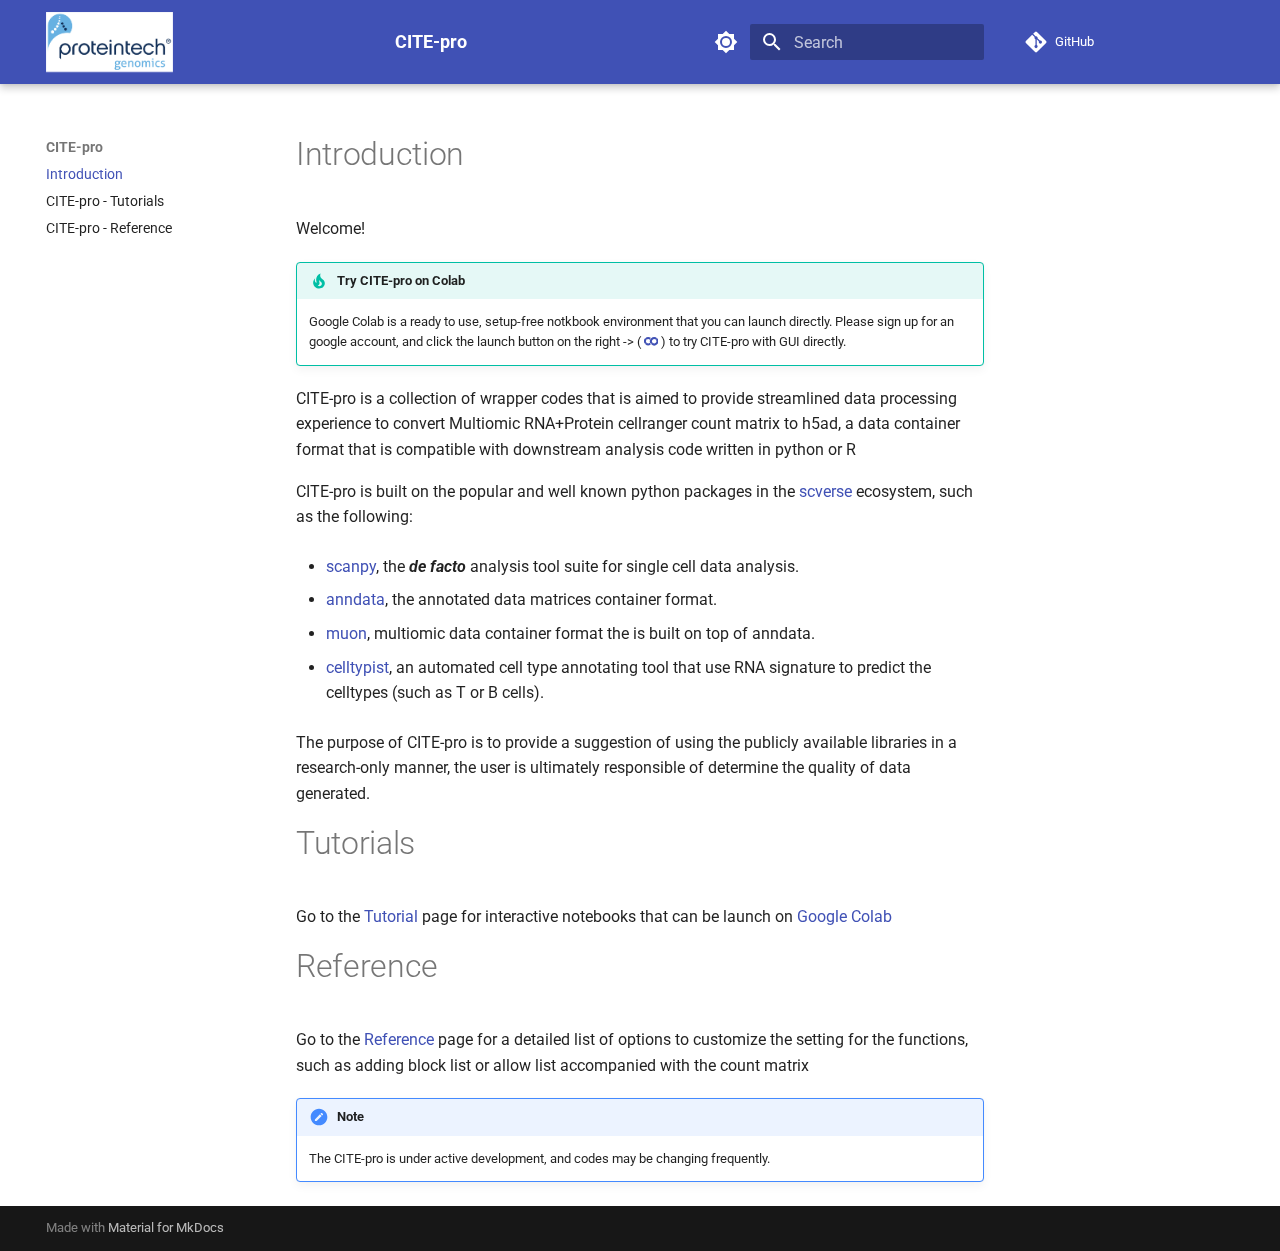
<file: index.html>
<!doctype html>
<html lang="en" class="no-js">
  <head>
    
      <meta charset="utf-8">
      <meta name="viewport" content="width=device-width,initial-scale=1">
      
      
      
      
      
        <link rel="next" href="tutorials/">
      
      
      <link rel="icon" href="assets/images/favicon.ico">
      <meta name="generator" content="mkdocs-1.6.1, mkdocs-material-9.6.9">
    
    
  <!-- Google tag (gtag.js) -->
  <script async src="https://www.googletagmanager.com/gtag/js?id=G-76YVPKNF1F"></script>
  <script>
    window.dataLayer = window.dataLayer || [];
    function gtag(){dataLayer.push(arguments);}
    gtag('js', new Date());

    gtag('config', 'G-76YVPKNF1F');
  </script>
  <title>CITE-pro</title>

    
      <link rel="stylesheet" href="assets/stylesheets/main.4af4bdda.min.css">
      
        
        <link rel="stylesheet" href="assets/stylesheets/palette.06af60db.min.css">
      
      


    
    
      
    
    
      
        
        
        <link rel="preconnect" href="https://fonts.gstatic.com" crossorigin>
        <link rel="stylesheet" href="https://fonts.googleapis.com/css?family=Roboto:300,300i,400,400i,700,700i%7CRoboto+Mono:400,400i,700,700i&display=fallback">
        <style>:root{--md-text-font:"Roboto";--md-code-font:"Roboto Mono"}</style>
      
    
    
      <link rel="stylesheet" href="assets/_mkdocstrings.css">
    
      <link rel="stylesheet" href="assets/stylesheets/extra.css">
    
    <script>__md_scope=new URL(".",location),__md_hash=e=>[...e].reduce(((e,_)=>(e<<5)-e+_.charCodeAt(0)),0),__md_get=(e,_=localStorage,t=__md_scope)=>JSON.parse(_.getItem(t.pathname+"."+e)),__md_set=(e,_,t=localStorage,a=__md_scope)=>{try{t.setItem(a.pathname+"."+e,JSON.stringify(_))}catch(e){}}</script>
    
      

    
    
    
  </head>
  
  
    
    
      
    
    
    
    
    <body dir="ltr" data-md-color-scheme="default" data-md-color-primary="indigo" data-md-color-accent="indigo">
  
    
    <input class="md-toggle" data-md-toggle="drawer" type="checkbox" id="__drawer" autocomplete="off">
    <input class="md-toggle" data-md-toggle="search" type="checkbox" id="__search" autocomplete="off">
    <label class="md-overlay" for="__drawer"></label>
    <div data-md-component="skip">
      
        
        <a href="#introduction" class="md-skip">
          Skip to content
        </a>
      
    </div>
    <div data-md-component="announce">
      
    </div>
    
    
      

  

<header class="md-header md-header--shadow" data-md-component="header">
  <nav class="md-header__inner md-grid" aria-label="Header">
    <a href="." title="CITE-pro" class="md-header__button md-logo" aria-label="CITE-pro" data-md-component="logo">
      
  <img src="assets/images/LOGO-2s.png" alt="logo">

    </a>
    <label class="md-header__button md-icon" for="__drawer">
      
      <svg xmlns="http://www.w3.org/2000/svg" viewBox="0 0 24 24"><path d="M3 6h18v2H3zm0 5h18v2H3zm0 5h18v2H3z"/></svg>
    </label>
    <div class="md-header__title" data-md-component="header-title">
      <div class="md-header__ellipsis">
        <div class="md-header__topic">
          <span class="md-ellipsis">
            CITE-pro
          </span>
        </div>
        <div class="md-header__topic" data-md-component="header-topic">
          <span class="md-ellipsis">
            
              Introduction
            
          </span>
        </div>
      </div>
    </div>
    
      
        <form class="md-header__option" data-md-component="palette">
  
    
    
    
    <input class="md-option" data-md-color-media="" data-md-color-scheme="default" data-md-color-primary="indigo" data-md-color-accent="indigo"  aria-label="Switch to dark mode"  type="radio" name="__palette" id="__palette_0">
    
      <label class="md-header__button md-icon" title="Switch to dark mode" for="__palette_1" hidden>
        <svg xmlns="http://www.w3.org/2000/svg" viewBox="0 0 24 24"><path d="M12 8a4 4 0 0 0-4 4 4 4 0 0 0 4 4 4 4 0 0 0 4-4 4 4 0 0 0-4-4m0 10a6 6 0 0 1-6-6 6 6 0 0 1 6-6 6 6 0 0 1 6 6 6 6 0 0 1-6 6m8-9.31V4h-4.69L12 .69 8.69 4H4v4.69L.69 12 4 15.31V20h4.69L12 23.31 15.31 20H20v-4.69L23.31 12z"/></svg>
      </label>
    
  
    
    
    
    <input class="md-option" data-md-color-media="" data-md-color-scheme="slate" data-md-color-primary="indigo" data-md-color-accent="indigo"  aria-label="Switch to light mode"  type="radio" name="__palette" id="__palette_1">
    
      <label class="md-header__button md-icon" title="Switch to light mode" for="__palette_0" hidden>
        <svg xmlns="http://www.w3.org/2000/svg" viewBox="0 0 24 24"><path d="M12 18c-.89 0-1.74-.2-2.5-.55C11.56 16.5 13 14.42 13 12s-1.44-4.5-3.5-5.45C10.26 6.2 11.11 6 12 6a6 6 0 0 1 6 6 6 6 0 0 1-6 6m8-9.31V4h-4.69L12 .69 8.69 4H4v4.69L.69 12 4 15.31V20h4.69L12 23.31 15.31 20H20v-4.69L23.31 12z"/></svg>
      </label>
    
  
</form>
      
    
    
      <script>var palette=__md_get("__palette");if(palette&&palette.color){if("(prefers-color-scheme)"===palette.color.media){var media=matchMedia("(prefers-color-scheme: light)"),input=document.querySelector(media.matches?"[data-md-color-media='(prefers-color-scheme: light)']":"[data-md-color-media='(prefers-color-scheme: dark)']");palette.color.media=input.getAttribute("data-md-color-media"),palette.color.scheme=input.getAttribute("data-md-color-scheme"),palette.color.primary=input.getAttribute("data-md-color-primary"),palette.color.accent=input.getAttribute("data-md-color-accent")}for(var[key,value]of Object.entries(palette.color))document.body.setAttribute("data-md-color-"+key,value)}</script>
    
    
    
      <label class="md-header__button md-icon" for="__search">
        
        <svg xmlns="http://www.w3.org/2000/svg" viewBox="0 0 24 24"><path d="M9.5 3A6.5 6.5 0 0 1 16 9.5c0 1.61-.59 3.09-1.56 4.23l.27.27h.79l5 5-1.5 1.5-5-5v-.79l-.27-.27A6.52 6.52 0 0 1 9.5 16 6.5 6.5 0 0 1 3 9.5 6.5 6.5 0 0 1 9.5 3m0 2C7 5 5 7 5 9.5S7 14 9.5 14 14 12 14 9.5 12 5 9.5 5"/></svg>
      </label>
      <div class="md-search" data-md-component="search" role="dialog">
  <label class="md-search__overlay" for="__search"></label>
  <div class="md-search__inner" role="search">
    <form class="md-search__form" name="search">
      <input type="text" class="md-search__input" name="query" aria-label="Search" placeholder="Search" autocapitalize="off" autocorrect="off" autocomplete="off" spellcheck="false" data-md-component="search-query" required>
      <label class="md-search__icon md-icon" for="__search">
        
        <svg xmlns="http://www.w3.org/2000/svg" viewBox="0 0 24 24"><path d="M9.5 3A6.5 6.5 0 0 1 16 9.5c0 1.61-.59 3.09-1.56 4.23l.27.27h.79l5 5-1.5 1.5-5-5v-.79l-.27-.27A6.52 6.52 0 0 1 9.5 16 6.5 6.5 0 0 1 3 9.5 6.5 6.5 0 0 1 9.5 3m0 2C7 5 5 7 5 9.5S7 14 9.5 14 14 12 14 9.5 12 5 9.5 5"/></svg>
        
        <svg xmlns="http://www.w3.org/2000/svg" viewBox="0 0 24 24"><path d="M20 11v2H8l5.5 5.5-1.42 1.42L4.16 12l7.92-7.92L13.5 5.5 8 11z"/></svg>
      </label>
      <nav class="md-search__options" aria-label="Search">
        
        <button type="reset" class="md-search__icon md-icon" title="Clear" aria-label="Clear" tabindex="-1">
          
          <svg xmlns="http://www.w3.org/2000/svg" viewBox="0 0 24 24"><path d="M19 6.41 17.59 5 12 10.59 6.41 5 5 6.41 10.59 12 5 17.59 6.41 19 12 13.41 17.59 19 19 17.59 13.41 12z"/></svg>
        </button>
      </nav>
      
    </form>
    <div class="md-search__output">
      <div class="md-search__scrollwrap" tabindex="0" data-md-scrollfix>
        <div class="md-search-result" data-md-component="search-result">
          <div class="md-search-result__meta">
            Initializing search
          </div>
          <ol class="md-search-result__list" role="presentation"></ol>
        </div>
      </div>
    </div>
  </div>
</div>
    
    
      <div class="md-header__source">
        <a href="https://github.com/ptggenomics/citepro" title="Go to repository" class="md-source" data-md-component="source">
  <div class="md-source__icon md-icon">
    
    <svg xmlns="http://www.w3.org/2000/svg" viewBox="0 0 448 512"><!--! Font Awesome Free 6.7.2 by @fontawesome - https://fontawesome.com License - https://fontawesome.com/license/free (Icons: CC BY 4.0, Fonts: SIL OFL 1.1, Code: MIT License) Copyright 2024 Fonticons, Inc.--><path d="M439.55 236.05 244 40.45a28.87 28.87 0 0 0-40.81 0l-40.66 40.63 51.52 51.52c27.06-9.14 52.68 16.77 43.39 43.68l49.66 49.66c34.23-11.8 61.18 31 35.47 56.69-26.49 26.49-70.21-2.87-56-37.34L240.22 199v121.85c25.3 12.54 22.26 41.85 9.08 55a34.34 34.34 0 0 1-48.55 0c-17.57-17.6-11.07-46.91 11.25-56v-123c-20.8-8.51-24.6-30.74-18.64-45L142.57 101 8.45 235.14a28.86 28.86 0 0 0 0 40.81l195.61 195.6a28.86 28.86 0 0 0 40.8 0l194.69-194.69a28.86 28.86 0 0 0 0-40.81"/></svg>
  </div>
  <div class="md-source__repository">
    GitHub
  </div>
</a>
      </div>
    
  </nav>
  
</header>
    
    <div class="md-container" data-md-component="container">
      
      
        
          
        
      
      <main class="md-main" data-md-component="main">
        <div class="md-main__inner md-grid">
          
            
              
              <div class="md-sidebar md-sidebar--primary" data-md-component="sidebar" data-md-type="navigation" >
                <div class="md-sidebar__scrollwrap">
                  <div class="md-sidebar__inner">
                    



<nav class="md-nav md-nav--primary" aria-label="Navigation" data-md-level="0">
  <label class="md-nav__title" for="__drawer">
    <a href="." title="CITE-pro" class="md-nav__button md-logo" aria-label="CITE-pro" data-md-component="logo">
      
  <img src="assets/images/LOGO-2s.png" alt="logo">

    </a>
    CITE-pro
  </label>
  
    <div class="md-nav__source">
      <a href="https://github.com/ptggenomics/citepro" title="Go to repository" class="md-source" data-md-component="source">
  <div class="md-source__icon md-icon">
    
    <svg xmlns="http://www.w3.org/2000/svg" viewBox="0 0 448 512"><!--! Font Awesome Free 6.7.2 by @fontawesome - https://fontawesome.com License - https://fontawesome.com/license/free (Icons: CC BY 4.0, Fonts: SIL OFL 1.1, Code: MIT License) Copyright 2024 Fonticons, Inc.--><path d="M439.55 236.05 244 40.45a28.87 28.87 0 0 0-40.81 0l-40.66 40.63 51.52 51.52c27.06-9.14 52.68 16.77 43.39 43.68l49.66 49.66c34.23-11.8 61.18 31 35.47 56.69-26.49 26.49-70.21-2.87-56-37.34L240.22 199v121.85c25.3 12.54 22.26 41.85 9.08 55a34.34 34.34 0 0 1-48.55 0c-17.57-17.6-11.07-46.91 11.25-56v-123c-20.8-8.51-24.6-30.74-18.64-45L142.57 101 8.45 235.14a28.86 28.86 0 0 0 0 40.81l195.61 195.6a28.86 28.86 0 0 0 40.8 0l194.69-194.69a28.86 28.86 0 0 0 0-40.81"/></svg>
  </div>
  <div class="md-source__repository">
    GitHub
  </div>
</a>
    </div>
  
  <ul class="md-nav__list" data-md-scrollfix>
    
      
      
  
  
    
  
  
  
    <li class="md-nav__item md-nav__item--active">
      
      <input class="md-nav__toggle md-toggle" type="checkbox" id="__toc">
      
      
        
      
      
      <a href="." class="md-nav__link md-nav__link--active">
        
  
  <span class="md-ellipsis">
    Introduction
    
  </span>
  

      </a>
      
    </li>
  

    
      
      
  
  
  
  
    <li class="md-nav__item">
      <a href="tutorials/" class="md-nav__link">
        
  
  <span class="md-ellipsis">
    CITE-pro - Tutorials
    
  </span>
  

      </a>
    </li>
  

    
      
      
  
  
  
  
    <li class="md-nav__item">
      <a href="reference/" class="md-nav__link">
        
  
  <span class="md-ellipsis">
    CITE-pro - Reference
    
  </span>
  

      </a>
    </li>
  

    
  </ul>
</nav>
                  </div>
                </div>
              </div>
            
            
              
              <div class="md-sidebar md-sidebar--secondary" data-md-component="sidebar" data-md-type="toc" >
                <div class="md-sidebar__scrollwrap">
                  <div class="md-sidebar__inner">
                    

<nav class="md-nav md-nav--secondary" aria-label="Table of contents">
  
  
  
    
  
  
</nav>
                  </div>
                </div>
              </div>
            
          
          
            <div class="md-content" data-md-component="content">
              <article class="md-content__inner md-typeset">
                
                  


  
  


<h1 id="introduction">Introduction</h1>
<p>Welcome!</p>
<div class="admonition tip">
<p class="admonition-title">Try CITE-pro on Colab</p>
<p>Google Colab is a ready to use, setup-free notkbook environment that you can launch directly. Please sign up for an google account, and click the launch button on the right -&gt; ( <a target="_blank" href="https://colab.research.google.com/github/ptggenomics/citepro_notebook/blob/05fc6ceaf9e5967d887220e6669f7727b9c0f382/Basic_usage_GUI.ipynb"> <span class="twemoji"><svg xmlns="http://www.w3.org/2000/svg" viewBox="0 0 24 24"><path d="M16.941 4.976a7.03 7.03 0 0 0-4.93 2.064 7.033 7.033 0 0 0-.124 9.807l2.395-2.395a3.646 3.646 0 0 1 5.15-5.148l2.397-2.399a7.03 7.03 0 0 0-4.888-1.93m-9.871.01a7.03 7.03 0 0 0-4.888 1.931l2.391 2.391a3.643 3.643 0 0 1 5.023.127l1.734-2.973-.1-.08a7.03 7.03 0 0 0-4.16-1.396m15.01 2.172-2.39 2.39a3.646 3.646 0 0 1-5.15 5.15l-2.406 2.407a7.036 7.036 0 0 0 9.945-9.947m-20.148.01a7.033 7.033 0 0 0-.002 9.681l2.397-2.397a3.643 3.643 0 0 1-.004-4.892zm7.664 7.423a3.635 3.635 0 0 1-5.017.113L2.182 17.1a7.03 7.03 0 0 0 9.007.546l.137-.112z"/></svg></span>  </a> ) to try CITE-pro with GUI directly.</p>
</div>
<p>CITE-pro is a collection of wrapper codes that is aimed to provide streamlined data processing experience to convert Multiomic RNA+Protein cellranger count matrix to h5ad, a data container format that is compatible with downstream analysis code written in python or R  </p>
<p>CITE-pro is built on the popular and well known python packages in the <a href="https://scverse.org/">scverse</a> ecosystem, such as the following:</p>
<ul>
<li>
<p><a href="https://scanpy.readthedocs.io/en/stable/">scanpy</a>, the <strong><em>de facto</em></strong> analysis tool suite for single cell data analysis.</p>
</li>
<li>
<p><a href="https://anndata.readthedocs.io/en/stable/">anndata</a>, the annotated data matrices container format.</p>
</li>
<li>
<p><a href="https://muon.readthedocs.io/en/latest/">muon</a>, multiomic data container format the is built on top of anndata.</p>
</li>
<li>
<p><a href="https://www.celltypist.org/">celltypist</a>, an automated cell type annotating tool that use RNA signature to predict the celltypes (such as T or B cells). </p>
</li>
</ul>
<p>The purpose of CITE-pro is to provide a suggestion of using the publicly available libraries in a research-only manner, the user is ultimately responsible of determine the quality of data generated. </p>
<h1 id="tutorials">Tutorials</h1>
<p>Go to the <a href="/citepro/tutorials/">Tutorial</a> page for interactive notebooks that can be launch on <a href="https://research.google.com/colaboratory/faq.html">Google Colab</a></p>
<h1 id="reference">Reference</h1>
<p>Go to the <a href="/citepro/reference/">Reference</a> page for a detailed list of options to customize the setting for the functions, such as adding block list or allow list accompanied with the count matrix </p>
<div class="admonition note">
<p class="admonition-title">Note</p>
<p>The CITE-pro is under active development, and codes may be changing frequently.</p>
</div>












                
              </article>
            </div>
          
          
<script>var target=document.getElementById(location.hash.slice(1));target&&target.name&&(target.checked=target.name.startsWith("__tabbed_"))</script>
        </div>
        
      </main>
      
        <footer class="md-footer">
  
  <div class="md-footer-meta md-typeset">
    <div class="md-footer-meta__inner md-grid">
      <div class="md-copyright">
  
  
    Made with
    <a href="https://squidfunk.github.io/mkdocs-material/" target="_blank" rel="noopener">
      Material for MkDocs
    </a>
  
</div>
      
    </div>
  </div>
</footer>
      
    </div>
    <div class="md-dialog" data-md-component="dialog">
      <div class="md-dialog__inner md-typeset"></div>
    </div>
    
    
    <script id="__config" type="application/json">{"base": ".", "features": ["navigation.instant"], "search": "assets/javascripts/workers/search.f8cc74c7.min.js", "translations": {"clipboard.copied": "Copied to clipboard", "clipboard.copy": "Copy to clipboard", "search.result.more.one": "1 more on this page", "search.result.more.other": "# more on this page", "search.result.none": "No matching documents", "search.result.one": "1 matching document", "search.result.other": "# matching documents", "search.result.placeholder": "Type to start searching", "search.result.term.missing": "Missing", "select.version": "Select version"}}</script>
    
    
      <script src="assets/javascripts/bundle.c8b220af.min.js"></script>
      
    
  </body>
</html>
</file>
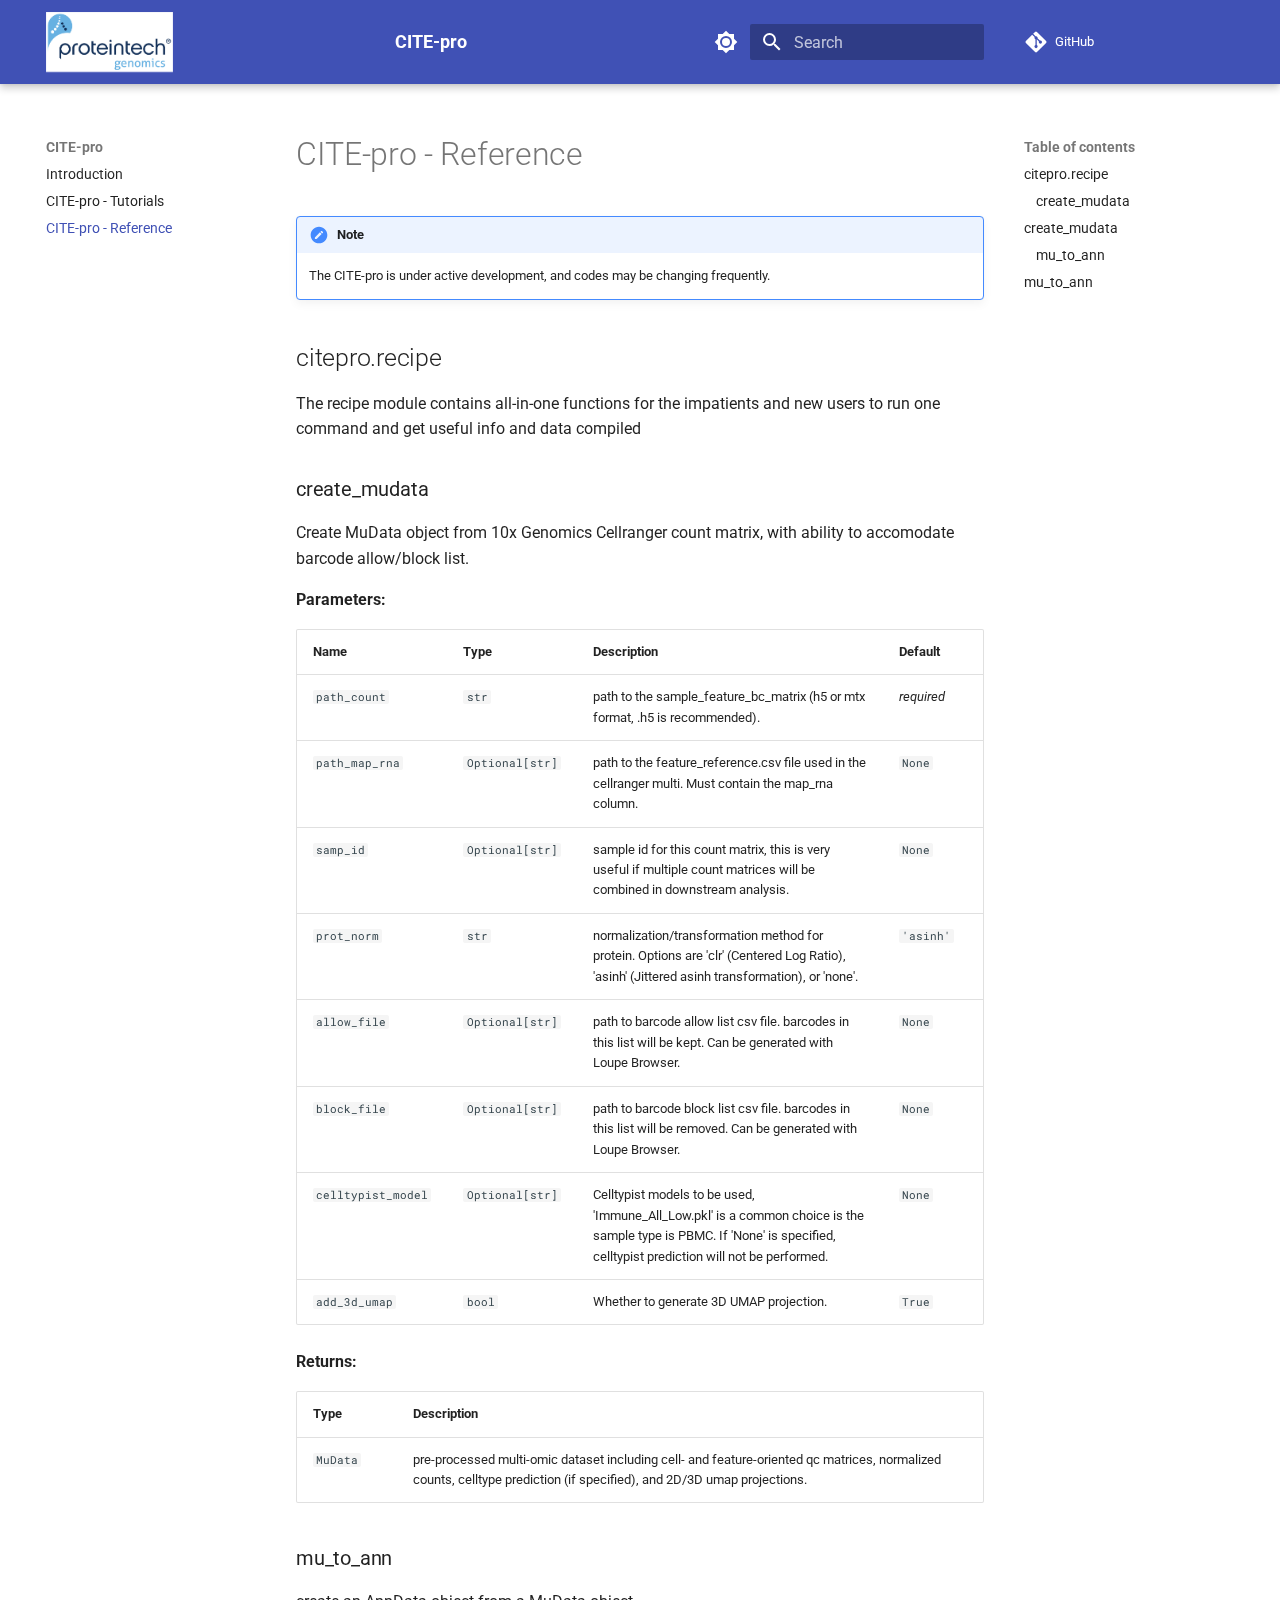
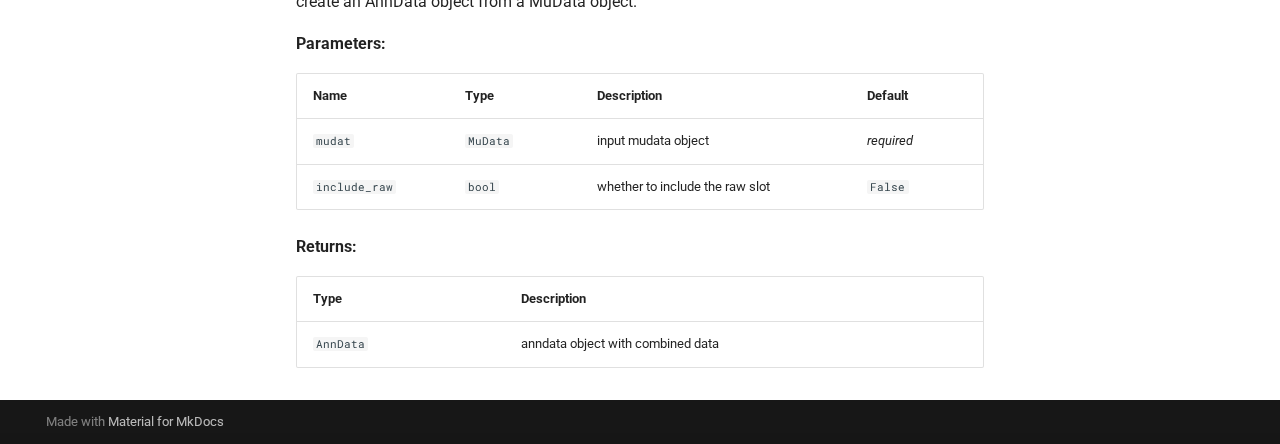
<file: reference/index.html>
<!doctype html>
<html lang="en" class="no-js">
  <head>
    
      <meta charset="utf-8">
      <meta name="viewport" content="width=device-width,initial-scale=1">
      
      
      
      
        <link rel="prev" href="../tutorials/">
      
      
      
      <link rel="icon" href="../assets/images/favicon.ico">
      <meta name="generator" content="mkdocs-1.6.1, mkdocs-material-9.6.9">
    
    
  <!-- Google tag (gtag.js) -->
  <script async src="https://www.googletagmanager.com/gtag/js?id=G-76YVPKNF1F"></script>
  <script>
    window.dataLayer = window.dataLayer || [];
    function gtag(){dataLayer.push(arguments);}
    gtag('js', new Date());

    gtag('config', 'G-76YVPKNF1F');
  </script>
  <title>CITE-pro</title>

    
      <link rel="stylesheet" href="../assets/stylesheets/main.4af4bdda.min.css">
      
        
        <link rel="stylesheet" href="../assets/stylesheets/palette.06af60db.min.css">
      
      


    
    
      
    
    
      
        
        
        <link rel="preconnect" href="https://fonts.gstatic.com" crossorigin>
        <link rel="stylesheet" href="https://fonts.googleapis.com/css?family=Roboto:300,300i,400,400i,700,700i%7CRoboto+Mono:400,400i,700,700i&display=fallback">
        <style>:root{--md-text-font:"Roboto";--md-code-font:"Roboto Mono"}</style>
      
    
    
      <link rel="stylesheet" href="../assets/_mkdocstrings.css">
    
      <link rel="stylesheet" href="../assets/stylesheets/extra.css">
    
    <script>__md_scope=new URL("..",location),__md_hash=e=>[...e].reduce(((e,_)=>(e<<5)-e+_.charCodeAt(0)),0),__md_get=(e,_=localStorage,t=__md_scope)=>JSON.parse(_.getItem(t.pathname+"."+e)),__md_set=(e,_,t=localStorage,a=__md_scope)=>{try{t.setItem(a.pathname+"."+e,JSON.stringify(_))}catch(e){}}</script>
    
      

    
    
    
  </head>
  
  
    
    
      
    
    
    
    
    <body dir="ltr" data-md-color-scheme="default" data-md-color-primary="indigo" data-md-color-accent="indigo">
  
    
    <input class="md-toggle" data-md-toggle="drawer" type="checkbox" id="__drawer" autocomplete="off">
    <input class="md-toggle" data-md-toggle="search" type="checkbox" id="__search" autocomplete="off">
    <label class="md-overlay" for="__drawer"></label>
    <div data-md-component="skip">
      
        
        <a href="#cite-pro-reference" class="md-skip">
          Skip to content
        </a>
      
    </div>
    <div data-md-component="announce">
      
    </div>
    
    
      

  

<header class="md-header md-header--shadow" data-md-component="header">
  <nav class="md-header__inner md-grid" aria-label="Header">
    <a href=".." title="CITE-pro" class="md-header__button md-logo" aria-label="CITE-pro" data-md-component="logo">
      
  <img src="../assets/images/LOGO-2s.png" alt="logo">

    </a>
    <label class="md-header__button md-icon" for="__drawer">
      
      <svg xmlns="http://www.w3.org/2000/svg" viewBox="0 0 24 24"><path d="M3 6h18v2H3zm0 5h18v2H3zm0 5h18v2H3z"/></svg>
    </label>
    <div class="md-header__title" data-md-component="header-title">
      <div class="md-header__ellipsis">
        <div class="md-header__topic">
          <span class="md-ellipsis">
            CITE-pro
          </span>
        </div>
        <div class="md-header__topic" data-md-component="header-topic">
          <span class="md-ellipsis">
            
              CITE-pro - Reference
            
          </span>
        </div>
      </div>
    </div>
    
      
        <form class="md-header__option" data-md-component="palette">
  
    
    
    
    <input class="md-option" data-md-color-media="" data-md-color-scheme="default" data-md-color-primary="indigo" data-md-color-accent="indigo"  aria-label="Switch to dark mode"  type="radio" name="__palette" id="__palette_0">
    
      <label class="md-header__button md-icon" title="Switch to dark mode" for="__palette_1" hidden>
        <svg xmlns="http://www.w3.org/2000/svg" viewBox="0 0 24 24"><path d="M12 8a4 4 0 0 0-4 4 4 4 0 0 0 4 4 4 4 0 0 0 4-4 4 4 0 0 0-4-4m0 10a6 6 0 0 1-6-6 6 6 0 0 1 6-6 6 6 0 0 1 6 6 6 6 0 0 1-6 6m8-9.31V4h-4.69L12 .69 8.69 4H4v4.69L.69 12 4 15.31V20h4.69L12 23.31 15.31 20H20v-4.69L23.31 12z"/></svg>
      </label>
    
  
    
    
    
    <input class="md-option" data-md-color-media="" data-md-color-scheme="slate" data-md-color-primary="indigo" data-md-color-accent="indigo"  aria-label="Switch to light mode"  type="radio" name="__palette" id="__palette_1">
    
      <label class="md-header__button md-icon" title="Switch to light mode" for="__palette_0" hidden>
        <svg xmlns="http://www.w3.org/2000/svg" viewBox="0 0 24 24"><path d="M12 18c-.89 0-1.74-.2-2.5-.55C11.56 16.5 13 14.42 13 12s-1.44-4.5-3.5-5.45C10.26 6.2 11.11 6 12 6a6 6 0 0 1 6 6 6 6 0 0 1-6 6m8-9.31V4h-4.69L12 .69 8.69 4H4v4.69L.69 12 4 15.31V20h4.69L12 23.31 15.31 20H20v-4.69L23.31 12z"/></svg>
      </label>
    
  
</form>
      
    
    
      <script>var palette=__md_get("__palette");if(palette&&palette.color){if("(prefers-color-scheme)"===palette.color.media){var media=matchMedia("(prefers-color-scheme: light)"),input=document.querySelector(media.matches?"[data-md-color-media='(prefers-color-scheme: light)']":"[data-md-color-media='(prefers-color-scheme: dark)']");palette.color.media=input.getAttribute("data-md-color-media"),palette.color.scheme=input.getAttribute("data-md-color-scheme"),palette.color.primary=input.getAttribute("data-md-color-primary"),palette.color.accent=input.getAttribute("data-md-color-accent")}for(var[key,value]of Object.entries(palette.color))document.body.setAttribute("data-md-color-"+key,value)}</script>
    
    
    
      <label class="md-header__button md-icon" for="__search">
        
        <svg xmlns="http://www.w3.org/2000/svg" viewBox="0 0 24 24"><path d="M9.5 3A6.5 6.5 0 0 1 16 9.5c0 1.61-.59 3.09-1.56 4.23l.27.27h.79l5 5-1.5 1.5-5-5v-.79l-.27-.27A6.52 6.52 0 0 1 9.5 16 6.5 6.5 0 0 1 3 9.5 6.5 6.5 0 0 1 9.5 3m0 2C7 5 5 7 5 9.5S7 14 9.5 14 14 12 14 9.5 12 5 9.5 5"/></svg>
      </label>
      <div class="md-search" data-md-component="search" role="dialog">
  <label class="md-search__overlay" for="__search"></label>
  <div class="md-search__inner" role="search">
    <form class="md-search__form" name="search">
      <input type="text" class="md-search__input" name="query" aria-label="Search" placeholder="Search" autocapitalize="off" autocorrect="off" autocomplete="off" spellcheck="false" data-md-component="search-query" required>
      <label class="md-search__icon md-icon" for="__search">
        
        <svg xmlns="http://www.w3.org/2000/svg" viewBox="0 0 24 24"><path d="M9.5 3A6.5 6.5 0 0 1 16 9.5c0 1.61-.59 3.09-1.56 4.23l.27.27h.79l5 5-1.5 1.5-5-5v-.79l-.27-.27A6.52 6.52 0 0 1 9.5 16 6.5 6.5 0 0 1 3 9.5 6.5 6.5 0 0 1 9.5 3m0 2C7 5 5 7 5 9.5S7 14 9.5 14 14 12 14 9.5 12 5 9.5 5"/></svg>
        
        <svg xmlns="http://www.w3.org/2000/svg" viewBox="0 0 24 24"><path d="M20 11v2H8l5.5 5.5-1.42 1.42L4.16 12l7.92-7.92L13.5 5.5 8 11z"/></svg>
      </label>
      <nav class="md-search__options" aria-label="Search">
        
        <button type="reset" class="md-search__icon md-icon" title="Clear" aria-label="Clear" tabindex="-1">
          
          <svg xmlns="http://www.w3.org/2000/svg" viewBox="0 0 24 24"><path d="M19 6.41 17.59 5 12 10.59 6.41 5 5 6.41 10.59 12 5 17.59 6.41 19 12 13.41 17.59 19 19 17.59 13.41 12z"/></svg>
        </button>
      </nav>
      
    </form>
    <div class="md-search__output">
      <div class="md-search__scrollwrap" tabindex="0" data-md-scrollfix>
        <div class="md-search-result" data-md-component="search-result">
          <div class="md-search-result__meta">
            Initializing search
          </div>
          <ol class="md-search-result__list" role="presentation"></ol>
        </div>
      </div>
    </div>
  </div>
</div>
    
    
      <div class="md-header__source">
        <a href="https://github.com/ptggenomics/citepro" title="Go to repository" class="md-source" data-md-component="source">
  <div class="md-source__icon md-icon">
    
    <svg xmlns="http://www.w3.org/2000/svg" viewBox="0 0 448 512"><!--! Font Awesome Free 6.7.2 by @fontawesome - https://fontawesome.com License - https://fontawesome.com/license/free (Icons: CC BY 4.0, Fonts: SIL OFL 1.1, Code: MIT License) Copyright 2024 Fonticons, Inc.--><path d="M439.55 236.05 244 40.45a28.87 28.87 0 0 0-40.81 0l-40.66 40.63 51.52 51.52c27.06-9.14 52.68 16.77 43.39 43.68l49.66 49.66c34.23-11.8 61.18 31 35.47 56.69-26.49 26.49-70.21-2.87-56-37.34L240.22 199v121.85c25.3 12.54 22.26 41.85 9.08 55a34.34 34.34 0 0 1-48.55 0c-17.57-17.6-11.07-46.91 11.25-56v-123c-20.8-8.51-24.6-30.74-18.64-45L142.57 101 8.45 235.14a28.86 28.86 0 0 0 0 40.81l195.61 195.6a28.86 28.86 0 0 0 40.8 0l194.69-194.69a28.86 28.86 0 0 0 0-40.81"/></svg>
  </div>
  <div class="md-source__repository">
    GitHub
  </div>
</a>
      </div>
    
  </nav>
  
</header>
    
    <div class="md-container" data-md-component="container">
      
      
        
          
        
      
      <main class="md-main" data-md-component="main">
        <div class="md-main__inner md-grid">
          
            
              
              <div class="md-sidebar md-sidebar--primary" data-md-component="sidebar" data-md-type="navigation" >
                <div class="md-sidebar__scrollwrap">
                  <div class="md-sidebar__inner">
                    



<nav class="md-nav md-nav--primary" aria-label="Navigation" data-md-level="0">
  <label class="md-nav__title" for="__drawer">
    <a href=".." title="CITE-pro" class="md-nav__button md-logo" aria-label="CITE-pro" data-md-component="logo">
      
  <img src="../assets/images/LOGO-2s.png" alt="logo">

    </a>
    CITE-pro
  </label>
  
    <div class="md-nav__source">
      <a href="https://github.com/ptggenomics/citepro" title="Go to repository" class="md-source" data-md-component="source">
  <div class="md-source__icon md-icon">
    
    <svg xmlns="http://www.w3.org/2000/svg" viewBox="0 0 448 512"><!--! Font Awesome Free 6.7.2 by @fontawesome - https://fontawesome.com License - https://fontawesome.com/license/free (Icons: CC BY 4.0, Fonts: SIL OFL 1.1, Code: MIT License) Copyright 2024 Fonticons, Inc.--><path d="M439.55 236.05 244 40.45a28.87 28.87 0 0 0-40.81 0l-40.66 40.63 51.52 51.52c27.06-9.14 52.68 16.77 43.39 43.68l49.66 49.66c34.23-11.8 61.18 31 35.47 56.69-26.49 26.49-70.21-2.87-56-37.34L240.22 199v121.85c25.3 12.54 22.26 41.85 9.08 55a34.34 34.34 0 0 1-48.55 0c-17.57-17.6-11.07-46.91 11.25-56v-123c-20.8-8.51-24.6-30.74-18.64-45L142.57 101 8.45 235.14a28.86 28.86 0 0 0 0 40.81l195.61 195.6a28.86 28.86 0 0 0 40.8 0l194.69-194.69a28.86 28.86 0 0 0 0-40.81"/></svg>
  </div>
  <div class="md-source__repository">
    GitHub
  </div>
</a>
    </div>
  
  <ul class="md-nav__list" data-md-scrollfix>
    
      
      
  
  
  
  
    <li class="md-nav__item">
      <a href=".." class="md-nav__link">
        
  
  <span class="md-ellipsis">
    Introduction
    
  </span>
  

      </a>
    </li>
  

    
      
      
  
  
  
  
    <li class="md-nav__item">
      <a href="../tutorials/" class="md-nav__link">
        
  
  <span class="md-ellipsis">
    CITE-pro - Tutorials
    
  </span>
  

      </a>
    </li>
  

    
      
      
  
  
    
  
  
  
    <li class="md-nav__item md-nav__item--active">
      
      <input class="md-nav__toggle md-toggle" type="checkbox" id="__toc">
      
      
        
      
      
        <label class="md-nav__link md-nav__link--active" for="__toc">
          
  
  <span class="md-ellipsis">
    CITE-pro - Reference
    
  </span>
  

          <span class="md-nav__icon md-icon"></span>
        </label>
      
      <a href="./" class="md-nav__link md-nav__link--active">
        
  
  <span class="md-ellipsis">
    CITE-pro - Reference
    
  </span>
  

      </a>
      
        

<nav class="md-nav md-nav--secondary" aria-label="Table of contents">
  
  
  
    
  
  
    <label class="md-nav__title" for="__toc">
      <span class="md-nav__icon md-icon"></span>
      Table of contents
    </label>
    <ul class="md-nav__list" data-md-component="toc" data-md-scrollfix>
      
        <li class="md-nav__item">
  <a href="#citeprorecipe" class="md-nav__link">
    <span class="md-ellipsis">
      citepro.recipe
    </span>
  </a>
  
    <nav class="md-nav" aria-label="citepro.recipe">
      <ul class="md-nav__list">
        
          <li class="md-nav__item">
  <a href="#create_mudata" class="md-nav__link">
    <span class="md-ellipsis">
      create_mudata
    </span>
  </a>
  
</li>
        
      </ul>
    </nav>
  
</li>
      
        <li class="md-nav__item">
  <a href="#citepro.recipe.create_mudata" class="md-nav__link">
    <span class="md-ellipsis">
      create_mudata
    </span>
  </a>
  
    <nav class="md-nav" aria-label="create_mudata">
      <ul class="md-nav__list">
        
          <li class="md-nav__item">
  <a href="#mu_to_ann" class="md-nav__link">
    <span class="md-ellipsis">
      mu_to_ann
    </span>
  </a>
  
</li>
        
      </ul>
    </nav>
  
</li>
      
        <li class="md-nav__item">
  <a href="#citepro.recipe.mu_to_ann" class="md-nav__link">
    <span class="md-ellipsis">
      mu_to_ann
    </span>
  </a>
  
</li>
      
    </ul>
  
</nav>
      
    </li>
  

    
  </ul>
</nav>
                  </div>
                </div>
              </div>
            
            
              
              <div class="md-sidebar md-sidebar--secondary" data-md-component="sidebar" data-md-type="toc" >
                <div class="md-sidebar__scrollwrap">
                  <div class="md-sidebar__inner">
                    

<nav class="md-nav md-nav--secondary" aria-label="Table of contents">
  
  
  
    
  
  
    <label class="md-nav__title" for="__toc">
      <span class="md-nav__icon md-icon"></span>
      Table of contents
    </label>
    <ul class="md-nav__list" data-md-component="toc" data-md-scrollfix>
      
        <li class="md-nav__item">
  <a href="#citeprorecipe" class="md-nav__link">
    <span class="md-ellipsis">
      citepro.recipe
    </span>
  </a>
  
    <nav class="md-nav" aria-label="citepro.recipe">
      <ul class="md-nav__list">
        
          <li class="md-nav__item">
  <a href="#create_mudata" class="md-nav__link">
    <span class="md-ellipsis">
      create_mudata
    </span>
  </a>
  
</li>
        
      </ul>
    </nav>
  
</li>
      
        <li class="md-nav__item">
  <a href="#citepro.recipe.create_mudata" class="md-nav__link">
    <span class="md-ellipsis">
      create_mudata
    </span>
  </a>
  
    <nav class="md-nav" aria-label="create_mudata">
      <ul class="md-nav__list">
        
          <li class="md-nav__item">
  <a href="#mu_to_ann" class="md-nav__link">
    <span class="md-ellipsis">
      mu_to_ann
    </span>
  </a>
  
</li>
        
      </ul>
    </nav>
  
</li>
      
        <li class="md-nav__item">
  <a href="#citepro.recipe.mu_to_ann" class="md-nav__link">
    <span class="md-ellipsis">
      mu_to_ann
    </span>
  </a>
  
</li>
      
    </ul>
  
</nav>
                  </div>
                </div>
              </div>
            
          
          
            <div class="md-content" data-md-component="content">
              <article class="md-content__inner md-typeset">
                
                  


  
  


<h1 id="cite-pro-reference">CITE-pro - Reference</h1>
<div class="admonition note">
<p class="admonition-title">Note</p>
<p>The CITE-pro is under active development, and codes may be changing frequently.</p>
</div>
<h2 id="citeprorecipe">citepro.recipe</h2>
<p>The recipe module contains all-in-one functions for the impatients and new users to run one command and get useful info and data compiled</p>
<h3 id="create_mudata">create_mudata</h3>


<div class="doc doc-object doc-function">



<a id="citepro.recipe.create_mudata"></a>
    <div class="doc doc-contents first">

        <p>Create MuData object from 10x Genomics Cellranger count matrix, with ability to accomodate barcode allow/block list.</p>


<p><span class="doc-section-title">Parameters:</span></p>
    <table>
      <thead>
        <tr>
          <th>Name</th>
          <th>Type</th>
          <th>Description</th>
          <th>Default</th>
        </tr>
      </thead>
      <tbody>
          <tr class="doc-section-item">
            <td>
                <code>path_count</code>
            </td>
            <td>
                  <code><span title="str">str</span></code>
            </td>
            <td>
              <div class="doc-md-description">
                <p>path to the sample_feature_bc_matrix (h5 or mtx format, .h5 is recommended).</p>
              </div>
            </td>
            <td>
                <em>required</em>
            </td>
          </tr>
          <tr class="doc-section-item">
            <td>
                <code>path_map_rna</code>
            </td>
            <td>
                  <code><span title="typing.Optional">Optional</span>[<span title="str">str</span>]</code>
            </td>
            <td>
              <div class="doc-md-description">
                <p>path to the feature_reference.csv file used in the cellranger multi. Must contain the map_rna column.</p>
              </div>
            </td>
            <td>
                  <code>None</code>
            </td>
          </tr>
          <tr class="doc-section-item">
            <td>
                <code>samp_id</code>
            </td>
            <td>
                  <code><span title="typing.Optional">Optional</span>[<span title="str">str</span>]</code>
            </td>
            <td>
              <div class="doc-md-description">
                <p>sample id for this count matrix, this is very useful if multiple count matrices will be combined in downstream analysis.</p>
              </div>
            </td>
            <td>
                  <code>None</code>
            </td>
          </tr>
          <tr class="doc-section-item">
            <td>
                <code>prot_norm</code>
            </td>
            <td>
                  <code><span title="str">str</span></code>
            </td>
            <td>
              <div class="doc-md-description">
                <p>normalization/transformation method for protein. Options are 'clr' (Centered Log Ratio), 'asinh' (Jittered asinh transformation), or 'none'.</p>
              </div>
            </td>
            <td>
                  <code>&#39;asinh&#39;</code>
            </td>
          </tr>
          <tr class="doc-section-item">
            <td>
                <code>allow_file</code>
            </td>
            <td>
                  <code><span title="typing.Optional">Optional</span>[<span title="str">str</span>]</code>
            </td>
            <td>
              <div class="doc-md-description">
                <p>path to barcode allow list csv file. barcodes in this list will be kept. Can be generated with Loupe Browser.</p>
              </div>
            </td>
            <td>
                  <code>None</code>
            </td>
          </tr>
          <tr class="doc-section-item">
            <td>
                <code>block_file</code>
            </td>
            <td>
                  <code><span title="typing.Optional">Optional</span>[<span title="str">str</span>]</code>
            </td>
            <td>
              <div class="doc-md-description">
                <p>path to barcode block list csv file. barcodes in this list will be removed. Can be generated with Loupe Browser.</p>
              </div>
            </td>
            <td>
                  <code>None</code>
            </td>
          </tr>
          <tr class="doc-section-item">
            <td>
                <code>celltypist_model</code>
            </td>
            <td>
                  <code><span title="typing.Optional">Optional</span>[<span title="str">str</span>]</code>
            </td>
            <td>
              <div class="doc-md-description">
                <p>Celltypist models to be used, 'Immune_All_Low.pkl' is a common choice is the sample type is PBMC. If 'None' is specified, celltypist prediction will not be performed.</p>
              </div>
            </td>
            <td>
                  <code>None</code>
            </td>
          </tr>
          <tr class="doc-section-item">
            <td>
                <code>add_3d_umap</code>
            </td>
            <td>
                  <code><span title="bool">bool</span></code>
            </td>
            <td>
              <div class="doc-md-description">
                <p>Whether to generate 3D UMAP projection.</p>
              </div>
            </td>
            <td>
                  <code>True</code>
            </td>
          </tr>
      </tbody>
    </table>


    <p><span class="doc-section-title">Returns:</span></p>
    <table>
      <thead>
        <tr>
          <th>Type</th>
          <th>Description</th>
        </tr>
      </thead>
      <tbody>
          <tr class="doc-section-item">
            <td>
                  <code><span title="mudata.MuData">MuData</span></code>
            </td>
            <td>
              <div class="doc-md-description">
                <p>pre-processed multi-omic dataset including cell- and feature-oriented qc matrices, normalized counts, celltype prediction (if specified), and 2D/3D umap projections.</p>
              </div>
            </td>
          </tr>
      </tbody>
    </table>


    </div>

</div><h3 id="mu_to_ann">mu_to_ann</h3>


<div class="doc doc-object doc-function">



<a id="citepro.recipe.mu_to_ann"></a>
    <div class="doc doc-contents first">

        <p>create an AnnData object from a MuData object. </p>


<p><span class="doc-section-title">Parameters:</span></p>
    <table>
      <thead>
        <tr>
          <th>Name</th>
          <th>Type</th>
          <th>Description</th>
          <th>Default</th>
        </tr>
      </thead>
      <tbody>
          <tr class="doc-section-item">
            <td>
                <code>mudat</code>
            </td>
            <td>
                  <code><span title="muon.MuData">MuData</span></code>
            </td>
            <td>
              <div class="doc-md-description">
                <p>input mudata object</p>
              </div>
            </td>
            <td>
                <em>required</em>
            </td>
          </tr>
          <tr class="doc-section-item">
            <td>
                <code>include_raw</code>
            </td>
            <td>
                  <code><span title="bool">bool</span></code>
            </td>
            <td>
              <div class="doc-md-description">
                <p>whether to include the raw slot</p>
              </div>
            </td>
            <td>
                  <code>False</code>
            </td>
          </tr>
      </tbody>
    </table>


    <p><span class="doc-section-title">Returns:</span></p>
    <table>
      <thead>
        <tr>
          <th>Type</th>
          <th>Description</th>
        </tr>
      </thead>
      <tbody>
          <tr class="doc-section-item">
            <td>
                  <code><span title="anndata.AnnData">AnnData</span></code>
            </td>
            <td>
              <div class="doc-md-description">
                <p>anndata object with combined data</p>
              </div>
            </td>
          </tr>
      </tbody>
    </table>


    </div>

</div>







  
  






                
              </article>
            </div>
          
          
<script>var target=document.getElementById(location.hash.slice(1));target&&target.name&&(target.checked=target.name.startsWith("__tabbed_"))</script>
        </div>
        
      </main>
      
        <footer class="md-footer">
  
  <div class="md-footer-meta md-typeset">
    <div class="md-footer-meta__inner md-grid">
      <div class="md-copyright">
  
  
    Made with
    <a href="https://squidfunk.github.io/mkdocs-material/" target="_blank" rel="noopener">
      Material for MkDocs
    </a>
  
</div>
      
    </div>
  </div>
</footer>
      
    </div>
    <div class="md-dialog" data-md-component="dialog">
      <div class="md-dialog__inner md-typeset"></div>
    </div>
    
    
    <script id="__config" type="application/json">{"base": "..", "features": ["navigation.instant"], "search": "../assets/javascripts/workers/search.f8cc74c7.min.js", "translations": {"clipboard.copied": "Copied to clipboard", "clipboard.copy": "Copy to clipboard", "search.result.more.one": "1 more on this page", "search.result.more.other": "# more on this page", "search.result.none": "No matching documents", "search.result.one": "1 matching document", "search.result.other": "# matching documents", "search.result.placeholder": "Type to start searching", "search.result.term.missing": "Missing", "select.version": "Select version"}}</script>
    
    
      <script src="../assets/javascripts/bundle.c8b220af.min.js"></script>
      
    
  </body>
</html>
</file>
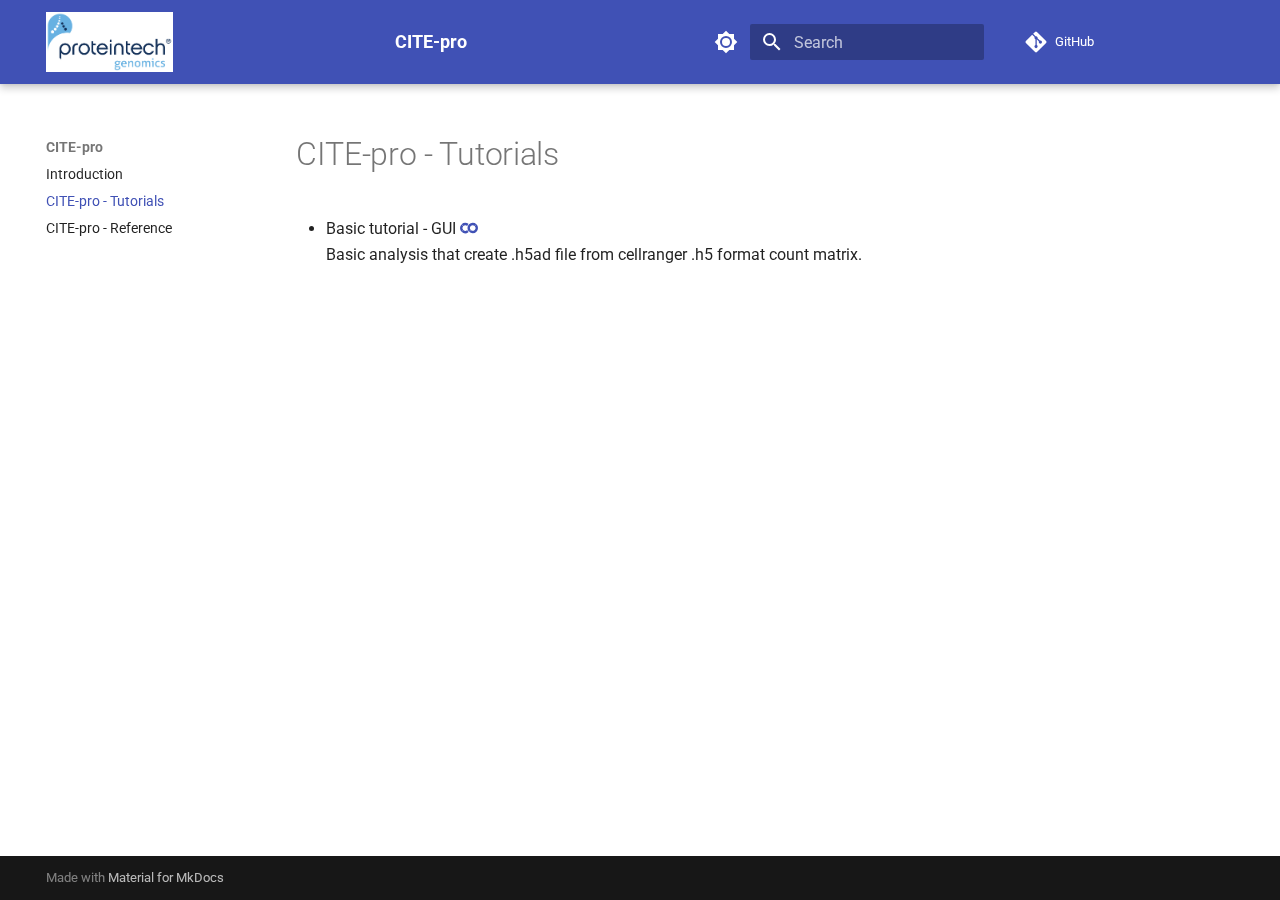
<file: tutorials/index.html>
<!doctype html>
<html lang="en" class="no-js">
  <head>
    
      <meta charset="utf-8">
      <meta name="viewport" content="width=device-width,initial-scale=1">
      
      
      
      
        <link rel="prev" href="..">
      
      
        <link rel="next" href="../reference/">
      
      
      <link rel="icon" href="../assets/images/favicon.ico">
      <meta name="generator" content="mkdocs-1.6.1, mkdocs-material-9.6.9">
    
    
  <!-- Google tag (gtag.js) -->
  <script async src="https://www.googletagmanager.com/gtag/js?id=G-76YVPKNF1F"></script>
  <script>
    window.dataLayer = window.dataLayer || [];
    function gtag(){dataLayer.push(arguments);}
    gtag('js', new Date());

    gtag('config', 'G-76YVPKNF1F');
  </script>
  <title>CITE-pro</title>

    
      <link rel="stylesheet" href="../assets/stylesheets/main.4af4bdda.min.css">
      
        
        <link rel="stylesheet" href="../assets/stylesheets/palette.06af60db.min.css">
      
      


    
    
      
    
    
      
        
        
        <link rel="preconnect" href="https://fonts.gstatic.com" crossorigin>
        <link rel="stylesheet" href="https://fonts.googleapis.com/css?family=Roboto:300,300i,400,400i,700,700i%7CRoboto+Mono:400,400i,700,700i&display=fallback">
        <style>:root{--md-text-font:"Roboto";--md-code-font:"Roboto Mono"}</style>
      
    
    
      <link rel="stylesheet" href="../assets/_mkdocstrings.css">
    
      <link rel="stylesheet" href="../assets/stylesheets/extra.css">
    
    <script>__md_scope=new URL("..",location),__md_hash=e=>[...e].reduce(((e,_)=>(e<<5)-e+_.charCodeAt(0)),0),__md_get=(e,_=localStorage,t=__md_scope)=>JSON.parse(_.getItem(t.pathname+"."+e)),__md_set=(e,_,t=localStorage,a=__md_scope)=>{try{t.setItem(a.pathname+"."+e,JSON.stringify(_))}catch(e){}}</script>
    
      

    
    
    
  </head>
  
  
    
    
      
    
    
    
    
    <body dir="ltr" data-md-color-scheme="default" data-md-color-primary="indigo" data-md-color-accent="indigo">
  
    
    <input class="md-toggle" data-md-toggle="drawer" type="checkbox" id="__drawer" autocomplete="off">
    <input class="md-toggle" data-md-toggle="search" type="checkbox" id="__search" autocomplete="off">
    <label class="md-overlay" for="__drawer"></label>
    <div data-md-component="skip">
      
        
        <a href="#cite-pro-tutorials" class="md-skip">
          Skip to content
        </a>
      
    </div>
    <div data-md-component="announce">
      
    </div>
    
    
      

  

<header class="md-header md-header--shadow" data-md-component="header">
  <nav class="md-header__inner md-grid" aria-label="Header">
    <a href=".." title="CITE-pro" class="md-header__button md-logo" aria-label="CITE-pro" data-md-component="logo">
      
  <img src="../assets/images/LOGO-2s.png" alt="logo">

    </a>
    <label class="md-header__button md-icon" for="__drawer">
      
      <svg xmlns="http://www.w3.org/2000/svg" viewBox="0 0 24 24"><path d="M3 6h18v2H3zm0 5h18v2H3zm0 5h18v2H3z"/></svg>
    </label>
    <div class="md-header__title" data-md-component="header-title">
      <div class="md-header__ellipsis">
        <div class="md-header__topic">
          <span class="md-ellipsis">
            CITE-pro
          </span>
        </div>
        <div class="md-header__topic" data-md-component="header-topic">
          <span class="md-ellipsis">
            
              CITE-pro - Tutorials
            
          </span>
        </div>
      </div>
    </div>
    
      
        <form class="md-header__option" data-md-component="palette">
  
    
    
    
    <input class="md-option" data-md-color-media="" data-md-color-scheme="default" data-md-color-primary="indigo" data-md-color-accent="indigo"  aria-label="Switch to dark mode"  type="radio" name="__palette" id="__palette_0">
    
      <label class="md-header__button md-icon" title="Switch to dark mode" for="__palette_1" hidden>
        <svg xmlns="http://www.w3.org/2000/svg" viewBox="0 0 24 24"><path d="M12 8a4 4 0 0 0-4 4 4 4 0 0 0 4 4 4 4 0 0 0 4-4 4 4 0 0 0-4-4m0 10a6 6 0 0 1-6-6 6 6 0 0 1 6-6 6 6 0 0 1 6 6 6 6 0 0 1-6 6m8-9.31V4h-4.69L12 .69 8.69 4H4v4.69L.69 12 4 15.31V20h4.69L12 23.31 15.31 20H20v-4.69L23.31 12z"/></svg>
      </label>
    
  
    
    
    
    <input class="md-option" data-md-color-media="" data-md-color-scheme="slate" data-md-color-primary="indigo" data-md-color-accent="indigo"  aria-label="Switch to light mode"  type="radio" name="__palette" id="__palette_1">
    
      <label class="md-header__button md-icon" title="Switch to light mode" for="__palette_0" hidden>
        <svg xmlns="http://www.w3.org/2000/svg" viewBox="0 0 24 24"><path d="M12 18c-.89 0-1.74-.2-2.5-.55C11.56 16.5 13 14.42 13 12s-1.44-4.5-3.5-5.45C10.26 6.2 11.11 6 12 6a6 6 0 0 1 6 6 6 6 0 0 1-6 6m8-9.31V4h-4.69L12 .69 8.69 4H4v4.69L.69 12 4 15.31V20h4.69L12 23.31 15.31 20H20v-4.69L23.31 12z"/></svg>
      </label>
    
  
</form>
      
    
    
      <script>var palette=__md_get("__palette");if(palette&&palette.color){if("(prefers-color-scheme)"===palette.color.media){var media=matchMedia("(prefers-color-scheme: light)"),input=document.querySelector(media.matches?"[data-md-color-media='(prefers-color-scheme: light)']":"[data-md-color-media='(prefers-color-scheme: dark)']");palette.color.media=input.getAttribute("data-md-color-media"),palette.color.scheme=input.getAttribute("data-md-color-scheme"),palette.color.primary=input.getAttribute("data-md-color-primary"),palette.color.accent=input.getAttribute("data-md-color-accent")}for(var[key,value]of Object.entries(palette.color))document.body.setAttribute("data-md-color-"+key,value)}</script>
    
    
    
      <label class="md-header__button md-icon" for="__search">
        
        <svg xmlns="http://www.w3.org/2000/svg" viewBox="0 0 24 24"><path d="M9.5 3A6.5 6.5 0 0 1 16 9.5c0 1.61-.59 3.09-1.56 4.23l.27.27h.79l5 5-1.5 1.5-5-5v-.79l-.27-.27A6.52 6.52 0 0 1 9.5 16 6.5 6.5 0 0 1 3 9.5 6.5 6.5 0 0 1 9.5 3m0 2C7 5 5 7 5 9.5S7 14 9.5 14 14 12 14 9.5 12 5 9.5 5"/></svg>
      </label>
      <div class="md-search" data-md-component="search" role="dialog">
  <label class="md-search__overlay" for="__search"></label>
  <div class="md-search__inner" role="search">
    <form class="md-search__form" name="search">
      <input type="text" class="md-search__input" name="query" aria-label="Search" placeholder="Search" autocapitalize="off" autocorrect="off" autocomplete="off" spellcheck="false" data-md-component="search-query" required>
      <label class="md-search__icon md-icon" for="__search">
        
        <svg xmlns="http://www.w3.org/2000/svg" viewBox="0 0 24 24"><path d="M9.5 3A6.5 6.5 0 0 1 16 9.5c0 1.61-.59 3.09-1.56 4.23l.27.27h.79l5 5-1.5 1.5-5-5v-.79l-.27-.27A6.52 6.52 0 0 1 9.5 16 6.5 6.5 0 0 1 3 9.5 6.5 6.5 0 0 1 9.5 3m0 2C7 5 5 7 5 9.5S7 14 9.5 14 14 12 14 9.5 12 5 9.5 5"/></svg>
        
        <svg xmlns="http://www.w3.org/2000/svg" viewBox="0 0 24 24"><path d="M20 11v2H8l5.5 5.5-1.42 1.42L4.16 12l7.92-7.92L13.5 5.5 8 11z"/></svg>
      </label>
      <nav class="md-search__options" aria-label="Search">
        
        <button type="reset" class="md-search__icon md-icon" title="Clear" aria-label="Clear" tabindex="-1">
          
          <svg xmlns="http://www.w3.org/2000/svg" viewBox="0 0 24 24"><path d="M19 6.41 17.59 5 12 10.59 6.41 5 5 6.41 10.59 12 5 17.59 6.41 19 12 13.41 17.59 19 19 17.59 13.41 12z"/></svg>
        </button>
      </nav>
      
    </form>
    <div class="md-search__output">
      <div class="md-search__scrollwrap" tabindex="0" data-md-scrollfix>
        <div class="md-search-result" data-md-component="search-result">
          <div class="md-search-result__meta">
            Initializing search
          </div>
          <ol class="md-search-result__list" role="presentation"></ol>
        </div>
      </div>
    </div>
  </div>
</div>
    
    
      <div class="md-header__source">
        <a href="https://github.com/ptggenomics/citepro" title="Go to repository" class="md-source" data-md-component="source">
  <div class="md-source__icon md-icon">
    
    <svg xmlns="http://www.w3.org/2000/svg" viewBox="0 0 448 512"><!--! Font Awesome Free 6.7.2 by @fontawesome - https://fontawesome.com License - https://fontawesome.com/license/free (Icons: CC BY 4.0, Fonts: SIL OFL 1.1, Code: MIT License) Copyright 2024 Fonticons, Inc.--><path d="M439.55 236.05 244 40.45a28.87 28.87 0 0 0-40.81 0l-40.66 40.63 51.52 51.52c27.06-9.14 52.68 16.77 43.39 43.68l49.66 49.66c34.23-11.8 61.18 31 35.47 56.69-26.49 26.49-70.21-2.87-56-37.34L240.22 199v121.85c25.3 12.54 22.26 41.85 9.08 55a34.34 34.34 0 0 1-48.55 0c-17.57-17.6-11.07-46.91 11.25-56v-123c-20.8-8.51-24.6-30.74-18.64-45L142.57 101 8.45 235.14a28.86 28.86 0 0 0 0 40.81l195.61 195.6a28.86 28.86 0 0 0 40.8 0l194.69-194.69a28.86 28.86 0 0 0 0-40.81"/></svg>
  </div>
  <div class="md-source__repository">
    GitHub
  </div>
</a>
      </div>
    
  </nav>
  
</header>
    
    <div class="md-container" data-md-component="container">
      
      
        
          
        
      
      <main class="md-main" data-md-component="main">
        <div class="md-main__inner md-grid">
          
            
              
              <div class="md-sidebar md-sidebar--primary" data-md-component="sidebar" data-md-type="navigation" >
                <div class="md-sidebar__scrollwrap">
                  <div class="md-sidebar__inner">
                    



<nav class="md-nav md-nav--primary" aria-label="Navigation" data-md-level="0">
  <label class="md-nav__title" for="__drawer">
    <a href=".." title="CITE-pro" class="md-nav__button md-logo" aria-label="CITE-pro" data-md-component="logo">
      
  <img src="../assets/images/LOGO-2s.png" alt="logo">

    </a>
    CITE-pro
  </label>
  
    <div class="md-nav__source">
      <a href="https://github.com/ptggenomics/citepro" title="Go to repository" class="md-source" data-md-component="source">
  <div class="md-source__icon md-icon">
    
    <svg xmlns="http://www.w3.org/2000/svg" viewBox="0 0 448 512"><!--! Font Awesome Free 6.7.2 by @fontawesome - https://fontawesome.com License - https://fontawesome.com/license/free (Icons: CC BY 4.0, Fonts: SIL OFL 1.1, Code: MIT License) Copyright 2024 Fonticons, Inc.--><path d="M439.55 236.05 244 40.45a28.87 28.87 0 0 0-40.81 0l-40.66 40.63 51.52 51.52c27.06-9.14 52.68 16.77 43.39 43.68l49.66 49.66c34.23-11.8 61.18 31 35.47 56.69-26.49 26.49-70.21-2.87-56-37.34L240.22 199v121.85c25.3 12.54 22.26 41.85 9.08 55a34.34 34.34 0 0 1-48.55 0c-17.57-17.6-11.07-46.91 11.25-56v-123c-20.8-8.51-24.6-30.74-18.64-45L142.57 101 8.45 235.14a28.86 28.86 0 0 0 0 40.81l195.61 195.6a28.86 28.86 0 0 0 40.8 0l194.69-194.69a28.86 28.86 0 0 0 0-40.81"/></svg>
  </div>
  <div class="md-source__repository">
    GitHub
  </div>
</a>
    </div>
  
  <ul class="md-nav__list" data-md-scrollfix>
    
      
      
  
  
  
  
    <li class="md-nav__item">
      <a href=".." class="md-nav__link">
        
  
  <span class="md-ellipsis">
    Introduction
    
  </span>
  

      </a>
    </li>
  

    
      
      
  
  
    
  
  
  
    <li class="md-nav__item md-nav__item--active">
      
      <input class="md-nav__toggle md-toggle" type="checkbox" id="__toc">
      
      
        
      
      
      <a href="./" class="md-nav__link md-nav__link--active">
        
  
  <span class="md-ellipsis">
    CITE-pro - Tutorials
    
  </span>
  

      </a>
      
    </li>
  

    
      
      
  
  
  
  
    <li class="md-nav__item">
      <a href="../reference/" class="md-nav__link">
        
  
  <span class="md-ellipsis">
    CITE-pro - Reference
    
  </span>
  

      </a>
    </li>
  

    
  </ul>
</nav>
                  </div>
                </div>
              </div>
            
            
              
              <div class="md-sidebar md-sidebar--secondary" data-md-component="sidebar" data-md-type="toc" >
                <div class="md-sidebar__scrollwrap">
                  <div class="md-sidebar__inner">
                    

<nav class="md-nav md-nav--secondary" aria-label="Table of contents">
  
  
  
    
  
  
</nav>
                  </div>
                </div>
              </div>
            
          
          
            <div class="md-content" data-md-component="content">
              <article class="md-content__inner md-typeset">
                
                  


  
  


<h1 id="cite-pro-tutorials">CITE-pro - Tutorials</h1>
<ul>
<li>Basic tutorial - GUI <a target="_blank" href="https://colab.research.google.com/github/ptggenomics/citepro_notebook/blob/05fc6ceaf9e5967d887220e6669f7727b9c0f382/Basic_usage_GUI.ipynb">
  <span class="twemoji"><svg xmlns="http://www.w3.org/2000/svg" viewBox="0 0 24 24"><path d="M16.941 4.976a7.03 7.03 0 0 0-4.93 2.064 7.033 7.033 0 0 0-.124 9.807l2.395-2.395a3.646 3.646 0 0 1 5.15-5.148l2.397-2.399a7.03 7.03 0 0 0-4.888-1.93m-9.871.01a7.03 7.03 0 0 0-4.888 1.931l2.391 2.391a3.643 3.643 0 0 1 5.023.127l1.734-2.973-.1-.08a7.03 7.03 0 0 0-4.16-1.396m15.01 2.172-2.39 2.39a3.646 3.646 0 0 1-5.15 5.15l-2.406 2.407a7.036 7.036 0 0 0 9.945-9.947m-20.148.01a7.033 7.033 0 0 0-.002 9.681l2.397-2.397a3.643 3.643 0 0 1-.004-4.892zm7.664 7.423a3.635 3.635 0 0 1-5.017.113L2.182 17.1a7.03 7.03 0 0 0 9.007.546l.137-.112z"/></svg></span>  </a>  <br />
  Basic analysis that create .h5ad file from cellranger .h5 format count matrix.</li>
</ul>







  
  






                
              </article>
            </div>
          
          
<script>var target=document.getElementById(location.hash.slice(1));target&&target.name&&(target.checked=target.name.startsWith("__tabbed_"))</script>
        </div>
        
      </main>
      
        <footer class="md-footer">
  
  <div class="md-footer-meta md-typeset">
    <div class="md-footer-meta__inner md-grid">
      <div class="md-copyright">
  
  
    Made with
    <a href="https://squidfunk.github.io/mkdocs-material/" target="_blank" rel="noopener">
      Material for MkDocs
    </a>
  
</div>
      
    </div>
  </div>
</footer>
      
    </div>
    <div class="md-dialog" data-md-component="dialog">
      <div class="md-dialog__inner md-typeset"></div>
    </div>
    
    
    <script id="__config" type="application/json">{"base": "..", "features": ["navigation.instant"], "search": "../assets/javascripts/workers/search.f8cc74c7.min.js", "translations": {"clipboard.copied": "Copied to clipboard", "clipboard.copy": "Copy to clipboard", "search.result.more.one": "1 more on this page", "search.result.more.other": "# more on this page", "search.result.none": "No matching documents", "search.result.one": "1 matching document", "search.result.other": "# matching documents", "search.result.placeholder": "Type to start searching", "search.result.term.missing": "Missing", "select.version": "Select version"}}</script>
    
    
      <script src="../assets/javascripts/bundle.c8b220af.min.js"></script>
      
    
  </body>
</html>
</file>
<file: assets/_mkdocstrings.css>
/* Avoid breaking parameter names, etc. in table cells. */
.doc-contents td code {
  word-break: normal !important;
}

/* No line break before first paragraph of descriptions. */
.doc-md-description,
.doc-md-description>p:first-child {
  display: inline;
}

/* Max width for docstring sections tables. */
.doc .md-typeset__table,
.doc .md-typeset__table table {
  display: table !important;
  width: 100%;
}

.doc .md-typeset__table tr {
  display: table-row;
}

/* Defaults in Spacy table style. */
.doc-param-default {
  float: right;
}

/* Parameter headings must be inline, not blocks. */
.doc-heading-parameter {
  display: inline;
}

/* Prefer space on the right, not the left of parameter permalinks. */
.doc-heading-parameter .headerlink {
  margin-left: 0 !important;
  margin-right: 0.2rem;
}

/* Backward-compatibility: docstring section titles in bold. */
.doc-section-title {
  font-weight: bold;
}

/* Backlinks crumb separator. */
.doc-backlink-crumb {
  display: inline-flex;
  gap: .2rem;
  white-space: nowrap;
  align-items: center;
  vertical-align: middle;
}
.doc-backlink-crumb:not(:first-child)::before {
  background-color: var(--md-default-fg-color--lighter);
  content: "";
  display: inline;
  height: 1rem;
  --md-path-icon: url('data:image/svg+xml;charset=utf-8,<svg xmlns="http://www.w3.org/2000/svg" viewBox="0 0 24 24"><path d="M8.59 16.58 13.17 12 8.59 7.41 10 6l6 6-6 6z"/></svg>');
  -webkit-mask-image: var(--md-path-icon);
  mask-image: var(--md-path-icon);
  width: 1rem;
}
.doc-backlink-crumb.last {
  font-weight: bold;
}

/* Symbols in Navigation and ToC. */
:root, :host,
[data-md-color-scheme="default"] {
  --doc-symbol-parameter-fg-color: #df50af;
  --doc-symbol-attribute-fg-color: #953800;
  --doc-symbol-function-fg-color: #8250df;
  --doc-symbol-method-fg-color: #8250df;
  --doc-symbol-class-fg-color: #0550ae;
  --doc-symbol-module-fg-color: #5cad0f;

  --doc-symbol-parameter-bg-color: #df50af1a;
  --doc-symbol-attribute-bg-color: #9538001a;
  --doc-symbol-function-bg-color: #8250df1a;
  --doc-symbol-method-bg-color: #8250df1a;
  --doc-symbol-class-bg-color: #0550ae1a;
  --doc-symbol-module-bg-color: #5cad0f1a;
}

[data-md-color-scheme="slate"] {
  --doc-symbol-parameter-fg-color: #ffa8cc;
  --doc-symbol-attribute-fg-color: #ffa657;
  --doc-symbol-function-fg-color: #d2a8ff;
  --doc-symbol-method-fg-color: #d2a8ff;
  --doc-symbol-class-fg-color: #79c0ff;
  --doc-symbol-module-fg-color: #baff79;

  --doc-symbol-parameter-bg-color: #ffa8cc1a;
  --doc-symbol-attribute-bg-color: #ffa6571a;
  --doc-symbol-function-bg-color: #d2a8ff1a;
  --doc-symbol-method-bg-color: #d2a8ff1a;
  --doc-symbol-class-bg-color: #79c0ff1a;
  --doc-symbol-module-bg-color: #baff791a;
}

code.doc-symbol {
  border-radius: .1rem;
  font-size: .85em;
  padding: 0 .3em;
  font-weight: bold;
}

code.doc-symbol-parameter,
a code.doc-symbol-parameter {
  color: var(--doc-symbol-parameter-fg-color);
  background-color: var(--doc-symbol-parameter-bg-color);
}

code.doc-symbol-parameter::after {
  content: "param";
}

code.doc-symbol-attribute,
a code.doc-symbol-attribute {
  color: var(--doc-symbol-attribute-fg-color);
  background-color: var(--doc-symbol-attribute-bg-color);
}

code.doc-symbol-attribute::after {
  content: "attr";
}

code.doc-symbol-function,
a code.doc-symbol-function {
  color: var(--doc-symbol-function-fg-color);
  background-color: var(--doc-symbol-function-bg-color);
}

code.doc-symbol-function::after {
  content: "func";
}

code.doc-symbol-method,
a code.doc-symbol-method {
  color: var(--doc-symbol-method-fg-color);
  background-color: var(--doc-symbol-method-bg-color);
}

code.doc-symbol-method::after {
  content: "meth";
}

code.doc-symbol-class,
a code.doc-symbol-class {
  color: var(--doc-symbol-class-fg-color);
  background-color: var(--doc-symbol-class-bg-color);
}

code.doc-symbol-class::after {
  content: "class";
}

code.doc-symbol-module,
a code.doc-symbol-module {
  color: var(--doc-symbol-module-fg-color);
  background-color: var(--doc-symbol-module-bg-color);
}

code.doc-symbol-module::after {
  content: "mod";
}

.doc-signature .autorefs {
  color: inherit;
  border-bottom: 1px dotted currentcolor;
}
</file>
<file: assets/stylesheets/extra.css>
.md-header__button.md-logo {
  margin-top: 2;
  margin-bottom: 2;
  padding-top: 2;
  padding-bottom: 2;
}

.md-header__button.md-logo img,
.md-header__button.md-logo svg {
  height: 40%;
  width: 40%;
}
</file>
<file: assets/stylesheets/main.4af4bdda.min.css>
@charset "UTF-8";html{-webkit-text-size-adjust:none;-moz-text-size-adjust:none;text-size-adjust:none;box-sizing:border-box}*,:after,:before{box-sizing:inherit}@media (prefers-reduced-motion){*,:after,:before{transition:none!important}}body{margin:0}a,button,input,label{-webkit-tap-highlight-color:transparent}a{color:inherit;text-decoration:none}hr{border:0;box-sizing:initial;display:block;height:.05rem;overflow:visible;padding:0}small{font-size:80%}sub,sup{line-height:1em}img{border-style:none}table{border-collapse:initial;border-spacing:0}td,th{font-weight:400;vertical-align:top}button{background:#0000;border:0;font-family:inherit;font-size:inherit;margin:0;padding:0}input{border:0;outline:none}:root{--md-primary-fg-color:#4051b5;--md-primary-fg-color--light:#5d6cc0;--md-primary-fg-color--dark:#303fa1;--md-primary-bg-color:#fff;--md-primary-bg-color--light:#ffffffb3;--md-accent-fg-color:#526cfe;--md-accent-fg-color--transparent:#526cfe1a;--md-accent-bg-color:#fff;--md-accent-bg-color--light:#ffffffb3}[data-md-color-scheme=default]{color-scheme:light}[data-md-color-scheme=default] img[src$="#gh-dark-mode-only"],[data-md-color-scheme=default] img[src$="#only-dark"]{display:none}:root,[data-md-color-scheme=default]{--md-hue:225deg;--md-default-fg-color:#000000de;--md-default-fg-color--light:#0000008a;--md-default-fg-color--lighter:#00000052;--md-default-fg-color--lightest:#00000012;--md-default-bg-color:#fff;--md-default-bg-color--light:#ffffffb3;--md-default-bg-color--lighter:#ffffff4d;--md-default-bg-color--lightest:#ffffff1f;--md-code-fg-color:#36464e;--md-code-bg-color:#f5f5f5;--md-code-hl-color:#4287ff;--md-code-hl-color--light:#4287ff1a;--md-code-hl-number-color:#d52a2a;--md-code-hl-special-color:#db1457;--md-code-hl-function-color:#a846b9;--md-code-hl-constant-color:#6e59d9;--md-code-hl-keyword-color:#3f6ec6;--md-code-hl-string-color:#1c7d4d;--md-code-hl-name-color:var(--md-code-fg-color);--md-code-hl-operator-color:var(--md-default-fg-color--light);--md-code-hl-punctuation-color:var(--md-default-fg-color--light);--md-code-hl-comment-color:var(--md-default-fg-color--light);--md-code-hl-generic-color:var(--md-default-fg-color--light);--md-code-hl-variable-color:var(--md-default-fg-color--light);--md-typeset-color:var(--md-default-fg-color);--md-typeset-a-color:var(--md-primary-fg-color);--md-typeset-del-color:#f5503d26;--md-typeset-ins-color:#0bd57026;--md-typeset-kbd-color:#fafafa;--md-typeset-kbd-accent-color:#fff;--md-typeset-kbd-border-color:#b8b8b8;--md-typeset-mark-color:#ffff0080;--md-typeset-table-color:#0000001f;--md-typeset-table-color--light:rgba(0,0,0,.035);--md-admonition-fg-color:var(--md-default-fg-color);--md-admonition-bg-color:var(--md-default-bg-color);--md-warning-fg-color:#000000de;--md-warning-bg-color:#ff9;--md-footer-fg-color:#fff;--md-footer-fg-color--light:#ffffffb3;--md-footer-fg-color--lighter:#ffffff73;--md-footer-bg-color:#000000de;--md-footer-bg-color--dark:#00000052;--md-shadow-z1:0 0.2rem 0.5rem #0000000d,0 0 0.05rem #0000001a;--md-shadow-z2:0 0.2rem 0.5rem #0000001a,0 0 0.05rem #00000040;--md-shadow-z3:0 0.2rem 0.5rem #0003,0 0 0.05rem #00000059}.md-icon svg{fill:currentcolor;display:block;height:1.2rem;width:1.2rem}body{-webkit-font-smoothing:antialiased;-moz-osx-font-smoothing:grayscale;--md-text-font-family:var(--md-text-font,_),-apple-system,BlinkMacSystemFont,Helvetica,Arial,sans-serif;--md-code-font-family:var(--md-code-font,_),SFMono-Regular,Consolas,Menlo,monospace}aside,body,input{font-feature-settings:"kern","liga";color:var(--md-typeset-color);font-family:var(--md-text-font-family)}code,kbd,pre{font-feature-settings:"kern";font-family:var(--md-code-font-family)}:root{--md-typeset-table-sort-icon:url('data:image/svg+xml;charset=utf-8,<svg xmlns="http://www.w3.org/2000/svg" viewBox="0 0 24 24"><path d="m18 21-4-4h3V7h-3l4-4 4 4h-3v10h3M2 19v-2h10v2M2 13v-2h7v2M2 7V5h4v2z"/></svg>');--md-typeset-table-sort-icon--asc:url('data:image/svg+xml;charset=utf-8,<svg xmlns="http://www.w3.org/2000/svg" viewBox="0 0 24 24"><path d="M19 17h3l-4 4-4-4h3V3h2M2 17h10v2H2M6 5v2H2V5m0 6h7v2H2z"/></svg>');--md-typeset-table-sort-icon--desc:url('data:image/svg+xml;charset=utf-8,<svg xmlns="http://www.w3.org/2000/svg" viewBox="0 0 24 24"><path d="M19 7h3l-4-4-4 4h3v14h2M2 17h10v2H2M6 5v2H2V5m0 6h7v2H2z"/></svg>')}.md-typeset{-webkit-print-color-adjust:exact;color-adjust:exact;font-size:.8rem;line-height:1.6;overflow-wrap:break-word}@media print{.md-typeset{font-size:.68rem}}.md-typeset blockquote,.md-typeset dl,.md-typeset figure,.md-typeset ol,.md-typeset pre,.md-typeset ul{margin-bottom:1em;margin-top:1em}.md-typeset h1{color:var(--md-default-fg-color--light);font-size:2em;line-height:1.3;margin:0 0 1.25em}.md-typeset h1,.md-typeset h2{font-weight:300;letter-spacing:-.01em}.md-typeset h2{font-size:1.5625em;line-height:1.4;margin:1.6em 0 .64em}.md-typeset h3{font-size:1.25em;font-weight:400;letter-spacing:-.01em;line-height:1.5;margin:1.6em 0 .8em}.md-typeset h2+h3{margin-top:.8em}.md-typeset h4{font-weight:700;letter-spacing:-.01em;margin:1em 0}.md-typeset h5,.md-typeset h6{color:var(--md-default-fg-color--light);font-size:.8em;font-weight:700;letter-spacing:-.01em;margin:1.25em 0}.md-typeset h5{text-transform:uppercase}.md-typeset h5 code{text-transform:none}.md-typeset hr{border-bottom:.05rem solid var(--md-default-fg-color--lightest);display:flow-root;margin:1.5em 0}.md-typeset a{color:var(--md-typeset-a-color);word-break:break-word}.md-typeset a,.md-typeset a:before{transition:color 125ms}.md-typeset a:focus,.md-typeset a:hover{color:var(--md-accent-fg-color)}.md-typeset a:focus code,.md-typeset a:hover code{background-color:var(--md-accent-fg-color--transparent)}.md-typeset a code{color:currentcolor;transition:background-color 125ms}.md-typeset a.focus-visible{outline-color:var(--md-accent-fg-color);outline-offset:.2rem}.md-typeset code,.md-typeset kbd,.md-typeset pre{color:var(--md-code-fg-color);direction:ltr;font-variant-ligatures:none}@media print{.md-typeset code,.md-typeset kbd,.md-typeset pre{white-space:pre-wrap}}.md-typeset code{background-color:var(--md-code-bg-color);border-radius:.1rem;-webkit-box-decoration-break:clone;box-decoration-break:clone;font-size:.85em;padding:0 .2941176471em;word-break:break-word}.md-typeset code:not(.focus-visible){-webkit-tap-highlight-color:transparent;outline:none}.md-typeset pre{display:flow-root;line-height:1.4;position:relative}.md-typeset pre>code{-webkit-box-decoration-break:slice;box-decoration-break:slice;box-shadow:none;display:block;margin:0;outline-color:var(--md-accent-fg-color);overflow:auto;padding:.7720588235em 1.1764705882em;scrollbar-color:var(--md-default-fg-color--lighter) #0000;scrollbar-width:thin;touch-action:auto;word-break:normal}.md-typeset pre>code:hover{scrollbar-color:var(--md-accent-fg-color) #0000}.md-typeset pre>code::-webkit-scrollbar{height:.2rem;width:.2rem}.md-typeset pre>code::-webkit-scrollbar-thumb{background-color:var(--md-default-fg-color--lighter)}.md-typeset pre>code::-webkit-scrollbar-thumb:hover{background-color:var(--md-accent-fg-color)}.md-typeset kbd{background-color:var(--md-typeset-kbd-color);border-radius:.1rem;box-shadow:0 .1rem 0 .05rem var(--md-typeset-kbd-border-color),0 .1rem 0 var(--md-typeset-kbd-border-color),0 -.1rem .2rem var(--md-typeset-kbd-accent-color) inset;color:var(--md-default-fg-color);display:inline-block;font-size:.75em;padding:0 .6666666667em;vertical-align:text-top;word-break:break-word}.md-typeset mark{background-color:var(--md-typeset-mark-color);-webkit-box-decoration-break:clone;box-decoration-break:clone;color:inherit;word-break:break-word}.md-typeset abbr{border-bottom:.05rem dotted var(--md-default-fg-color--light);cursor:help;text-decoration:none}.md-typeset small{opacity:.75}[dir=ltr] .md-typeset sub,[dir=ltr] .md-typeset sup{margin-left:.078125em}[dir=rtl] .md-typeset sub,[dir=rtl] .md-typeset sup{margin-right:.078125em}[dir=ltr] .md-typeset blockquote{padding-left:.6rem}[dir=rtl] .md-typeset blockquote{padding-right:.6rem}[dir=ltr] .md-typeset blockquote{border-left:.2rem solid var(--md-default-fg-color--lighter)}[dir=rtl] .md-typeset blockquote{border-right:.2rem solid var(--md-default-fg-color--lighter)}.md-typeset blockquote{color:var(--md-default-fg-color--light);margin-left:0;margin-right:0}.md-typeset ul{list-style-type:disc}.md-typeset ul[type]{list-style-type:revert-layer}[dir=ltr] .md-typeset ol,[dir=ltr] .md-typeset ul{margin-left:.625em}[dir=rtl] .md-typeset ol,[dir=rtl] .md-typeset ul{margin-right:.625em}.md-typeset ol,.md-typeset ul{padding:0}.md-typeset ol:not([hidden]),.md-typeset ul:not([hidden]){display:flow-root}.md-typeset ol ol,.md-typeset ul ol{list-style-type:lower-alpha}.md-typeset ol ol ol,.md-typeset ul ol ol{list-style-type:lower-roman}.md-typeset ol ol ol ol,.md-typeset ul ol ol ol{list-style-type:upper-alpha}.md-typeset ol ol ol ol ol,.md-typeset ul ol ol ol ol{list-style-type:upper-roman}.md-typeset ol[type],.md-typeset ul[type]{list-style-type:revert-layer}[dir=ltr] .md-typeset ol li,[dir=ltr] .md-typeset ul li{margin-left:1.25em}[dir=rtl] .md-typeset ol li,[dir=rtl] .md-typeset ul li{margin-right:1.25em}.md-typeset ol li,.md-typeset ul li{margin-bottom:.5em}.md-typeset ol li blockquote,.md-typeset ol li p,.md-typeset ul li blockquote,.md-typeset ul li p{margin:.5em 0}.md-typeset ol li:last-child,.md-typeset ul li:last-child{margin-bottom:0}[dir=ltr] .md-typeset ol li ol,[dir=ltr] .md-typeset ol li ul,[dir=ltr] .md-typeset ul li ol,[dir=ltr] .md-typeset ul li ul{margin-left:.625em}[dir=rtl] .md-typeset ol li ol,[dir=rtl] .md-typeset ol li ul,[dir=rtl] .md-typeset ul li ol,[dir=rtl] .md-typeset ul li ul{margin-right:.625em}.md-typeset ol li ol,.md-typeset ol li ul,.md-typeset ul li ol,.md-typeset ul li ul{margin-bottom:.5em;margin-top:.5em}[dir=ltr] .md-typeset dd{margin-left:1.875em}[dir=rtl] .md-typeset dd{margin-right:1.875em}.md-typeset dd{margin-bottom:1.5em;margin-top:1em}.md-typeset img,.md-typeset svg,.md-typeset video{height:auto;max-width:100%}.md-typeset img[align=left]{margin:1em 1em 1em 0}.md-typeset img[align=right]{margin:1em 0 1em 1em}.md-typeset img[align]:only-child{margin-top:0}.md-typeset figure{display:flow-root;margin:1em auto;max-width:100%;text-align:center;width:-moz-fit-content;width:fit-content}.md-typeset figure img{display:block;margin:0 auto}.md-typeset figcaption{font-style:italic;margin:1em auto;max-width:24rem}.md-typeset iframe{max-width:100%}.md-typeset table:not([class]){background-color:var(--md-default-bg-color);border:.05rem solid var(--md-typeset-table-color);border-radius:.1rem;display:inline-block;font-size:.64rem;max-width:100%;overflow:auto;touch-action:auto}@media print{.md-typeset table:not([class]){display:table}}.md-typeset table:not([class])+*{margin-top:1.5em}.md-typeset table:not([class]) td>:first-child,.md-typeset table:not([class]) th>:first-child{margin-top:0}.md-typeset table:not([class]) td>:last-child,.md-typeset table:not([class]) th>:last-child{margin-bottom:0}.md-typeset table:not([class]) td:not([align]),.md-typeset table:not([class]) th:not([align]){text-align:left}[dir=rtl] .md-typeset table:not([class]) td:not([align]),[dir=rtl] .md-typeset table:not([class]) th:not([align]){text-align:right}.md-typeset table:not([class]) th{font-weight:700;min-width:5rem;padding:.9375em 1.25em;vertical-align:top}.md-typeset table:not([class]) td{border-top:.05rem solid var(--md-typeset-table-color);padding:.9375em 1.25em;vertical-align:top}.md-typeset table:not([class]) tbody tr{transition:background-color 125ms}.md-typeset table:not([class]) tbody tr:hover{background-color:var(--md-typeset-table-color--light);box-shadow:0 .05rem 0 var(--md-default-bg-color) inset}.md-typeset table:not([class]) a{word-break:normal}.md-typeset table th[role=columnheader]{cursor:pointer}[dir=ltr] .md-typeset table th[role=columnheader]:after{margin-left:.5em}[dir=rtl] .md-typeset table th[role=columnheader]:after{margin-right:.5em}.md-typeset table th[role=columnheader]:after{content:"";display:inline-block;height:1.2em;-webkit-mask-image:var(--md-typeset-table-sort-icon);mask-image:var(--md-typeset-table-sort-icon);-webkit-mask-repeat:no-repeat;mask-repeat:no-repeat;-webkit-mask-size:contain;mask-size:contain;transition:background-color 125ms;vertical-align:text-bottom;width:1.2em}.md-typeset table th[role=columnheader]:hover:after{background-color:var(--md-default-fg-color--lighter)}.md-typeset table th[role=columnheader][aria-sort=ascending]:after{background-color:var(--md-default-fg-color--light);-webkit-mask-image:var(--md-typeset-table-sort-icon--asc);mask-image:var(--md-typeset-table-sort-icon--asc)}.md-typeset table th[role=columnheader][aria-sort=descending]:after{background-color:var(--md-default-fg-color--light);-webkit-mask-image:var(--md-typeset-table-sort-icon--desc);mask-image:var(--md-typeset-table-sort-icon--desc)}.md-typeset__scrollwrap{margin:1em -.8rem;overflow-x:auto;touch-action:auto}.md-typeset__table{display:inline-block;margin-bottom:.5em;padding:0 .8rem}@media print{.md-typeset__table{display:block}}html .md-typeset__table table{display:table;margin:0;overflow:hidden;width:100%}@media screen and (max-width:44.984375em){.md-content__inner>pre{margin:1em -.8rem}.md-content__inner>pre code{border-radius:0}}.md-typeset .md-author{border-radius:100%;display:block;flex-shrink:0;height:1.6rem;overflow:hidden;position:relative;transition:color 125ms,transform 125ms;width:1.6rem}.md-typeset .md-author img{display:block}.md-typeset .md-author--more{background:var(--md-default-fg-color--lightest);color:var(--md-default-fg-color--lighter);font-size:.6rem;font-weight:700;line-height:1.6rem;text-align:center}.md-typeset .md-author--long{height:2.4rem;width:2.4rem}.md-typeset a.md-author{transform:scale(1)}.md-typeset a.md-author img{border-radius:100%;filter:grayscale(100%) opacity(75%);transition:filter 125ms}.md-typeset a.md-author:focus,.md-typeset a.md-author:hover{transform:scale(1.1);z-index:1}.md-typeset a.md-author:focus img,.md-typeset a.md-author:hover img{filter:grayscale(0)}.md-banner{background-color:var(--md-footer-bg-color);color:var(--md-footer-fg-color);overflow:auto}@media print{.md-banner{display:none}}.md-banner--warning{background-color:var(--md-warning-bg-color);color:var(--md-warning-fg-color)}.md-banner__inner{font-size:.7rem;margin:.6rem auto;padding:0 .8rem}[dir=ltr] .md-banner__button{float:right}[dir=rtl] .md-banner__button{float:left}.md-banner__button{color:inherit;cursor:pointer;transition:opacity .25s}.no-js .md-banner__button{display:none}.md-banner__button:hover{opacity:.7}html{font-size:125%;height:100%;overflow-x:hidden}@media screen and (min-width:100em){html{font-size:137.5%}}@media screen and (min-width:125em){html{font-size:150%}}body{background-color:var(--md-default-bg-color);display:flex;flex-direction:column;font-size:.5rem;min-height:100%;position:relative;width:100%}@media print{body{display:block}}@media screen and (max-width:59.984375em){body[data-md-scrolllock]{position:fixed}}.md-grid{margin-left:auto;margin-right:auto;max-width:61rem}.md-container{display:flex;flex-direction:column;flex-grow:1}@media print{.md-container{display:block}}.md-main{flex-grow:1}.md-main__inner{display:flex;height:100%;margin-top:1.5rem}.md-ellipsis{overflow:hidden;text-overflow:ellipsis}.md-toggle{display:none}.md-option{height:0;opacity:0;position:absolute;width:0}.md-option:checked+label:not([hidden]){display:block}.md-option.focus-visible+label{outline-color:var(--md-accent-fg-color);outline-style:auto}.md-skip{background-color:var(--md-default-fg-color);border-radius:.1rem;color:var(--md-default-bg-color);font-size:.64rem;margin:.5rem;opacity:0;outline-color:var(--md-accent-fg-color);padding:.3rem .5rem;position:fixed;transform:translateY(.4rem);z-index:-1}.md-skip:focus{opacity:1;transform:translateY(0);transition:transform .25s cubic-bezier(.4,0,.2,1),opacity 175ms 75ms;z-index:10}@page{margin:25mm}:root{--md-clipboard-icon:url('data:image/svg+xml;charset=utf-8,<svg xmlns="http://www.w3.org/2000/svg" viewBox="0 0 24 24"><path d="M19 21H8V7h11m0-2H8a2 2 0 0 0-2 2v14a2 2 0 0 0 2 2h11a2 2 0 0 0 2-2V7a2 2 0 0 0-2-2m-3-4H4a2 2 0 0 0-2 2v14h2V3h12z"/></svg>')}.md-clipboard{border-radius:.1rem;color:var(--md-default-fg-color--lightest);cursor:pointer;height:1.5em;outline-color:var(--md-accent-fg-color);outline-offset:.1rem;position:absolute;right:.5em;top:.5em;transition:color .25s;width:1.5em;z-index:1}@media print{.md-clipboard{display:none}}.md-clipboard:not(.focus-visible){-webkit-tap-highlight-color:transparent;outline:none}:hover>.md-clipboard{color:var(--md-default-fg-color--light)}.md-clipboard:focus,.md-clipboard:hover{color:var(--md-accent-fg-color)}.md-clipboard:after{background-color:currentcolor;content:"";display:block;height:1.125em;margin:0 auto;-webkit-mask-image:var(--md-clipboard-icon);mask-image:var(--md-clipboard-icon);-webkit-mask-position:center;mask-position:center;-webkit-mask-repeat:no-repeat;mask-repeat:no-repeat;-webkit-mask-size:contain;mask-size:contain;width:1.125em}.md-clipboard--inline{cursor:pointer}.md-clipboard--inline code{transition:color .25s,background-color .25s}.md-clipboard--inline:focus code,.md-clipboard--inline:hover code{background-color:var(--md-accent-fg-color--transparent);color:var(--md-accent-fg-color)}.md-typeset .md-code__content{display:grid}@keyframes consent{0%{opacity:0;transform:translateY(100%)}to{opacity:1;transform:translateY(0)}}@keyframes overlay{0%{opacity:0}to{opacity:1}}.md-consent__overlay{animation:overlay .25s both;-webkit-backdrop-filter:blur(.1rem);backdrop-filter:blur(.1rem);background-color:#0000008a;height:100%;opacity:1;position:fixed;top:0;width:100%;z-index:5}.md-consent__inner{animation:consent .5s cubic-bezier(.1,.7,.1,1) both;background-color:var(--md-default-bg-color);border:0;border-radius:.1rem;bottom:0;box-shadow:0 0 .2rem #0000001a,0 .2rem .4rem #0003;max-height:100%;overflow:auto;padding:0;position:fixed;width:100%;z-index:5}.md-consent__form{padding:.8rem}.md-consent__settings{display:none;margin:1em 0}input:checked+.md-consent__settings{display:block}.md-consent__controls{margin-bottom:.8rem}.md-typeset .md-consent__controls .md-button{display:inline}@media screen and (max-width:44.984375em){.md-typeset .md-consent__controls .md-button{display:block;margin-top:.4rem;text-align:center;width:100%}}.md-consent label{cursor:pointer}.md-content{flex-grow:1;min-width:0}.md-content__inner{margin:0 .8rem 1.2rem;padding-top:.6rem}@media screen and (min-width:76.25em){[dir=ltr] .md-sidebar--primary:not([hidden])~.md-content>.md-content__inner{margin-left:1.2rem}[dir=ltr] .md-sidebar--secondary:not([hidden])~.md-content>.md-content__inner,[dir=rtl] .md-sidebar--primary:not([hidden])~.md-content>.md-content__inner{margin-right:1.2rem}[dir=rtl] .md-sidebar--secondary:not([hidden])~.md-content>.md-content__inner{margin-left:1.2rem}}.md-content__inner:before{content:"";display:block;height:.4rem}.md-content__inner>:last-child{margin-bottom:0}[dir=ltr] .md-content__button{float:right}[dir=rtl] .md-content__button{float:left}[dir=ltr] .md-content__button{margin-left:.4rem}[dir=rtl] .md-content__button{margin-right:.4rem}.md-content__button{margin:.4rem 0;padding:0}@media print{.md-content__button{display:none}}.md-typeset .md-content__button{color:var(--md-default-fg-color--lighter)}.md-content__button svg{display:inline;vertical-align:top}[dir=rtl] .md-content__button svg{transform:scaleX(-1)}[dir=ltr] .md-dialog{right:.8rem}[dir=rtl] .md-dialog{left:.8rem}.md-dialog{background-color:var(--md-default-fg-color);border-radius:.1rem;bottom:.8rem;box-shadow:var(--md-shadow-z3);min-width:11.1rem;opacity:0;padding:.4rem .6rem;pointer-events:none;position:fixed;transform:translateY(100%);transition:transform 0ms .4s,opacity .4s;z-index:4}@media print{.md-dialog{display:none}}.md-dialog--active{opacity:1;pointer-events:auto;transform:translateY(0);transition:transform .4s cubic-bezier(.075,.85,.175,1),opacity .4s}.md-dialog__inner{color:var(--md-default-bg-color);font-size:.7rem}.md-feedback{margin:2em 0 1em;text-align:center}.md-feedback fieldset{border:none;margin:0;padding:0}.md-feedback__title{font-weight:700;margin:1em auto}.md-feedback__inner{position:relative}.md-feedback__list{display:flex;flex-wrap:wrap;place-content:baseline center;position:relative}.md-feedback__list:hover .md-icon:not(:disabled){color:var(--md-default-fg-color--lighter)}:disabled .md-feedback__list{min-height:1.8rem}.md-feedback__icon{color:var(--md-default-fg-color--light);cursor:pointer;flex-shrink:0;margin:0 .1rem;transition:color 125ms}.md-feedback__icon:not(:disabled).md-icon:hover{color:var(--md-accent-fg-color)}.md-feedback__icon:disabled{color:var(--md-default-fg-color--lightest);pointer-events:none}.md-feedback__note{opacity:0;position:relative;transform:translateY(.4rem);transition:transform .4s cubic-bezier(.1,.7,.1,1),opacity .15s}.md-feedback__note>*{margin:0 auto;max-width:16rem}:disabled .md-feedback__note{opacity:1;transform:translateY(0)}@media print{.md-feedback{display:none}}.md-footer{background-color:var(--md-footer-bg-color);color:var(--md-footer-fg-color)}@media print{.md-footer{display:none}}.md-footer__inner{justify-content:space-between;overflow:auto;padding:.2rem}.md-footer__inner:not([hidden]){display:flex}.md-footer__link{align-items:end;display:flex;flex-grow:0.01;margin-bottom:.4rem;margin-top:1rem;max-width:100%;outline-color:var(--md-accent-fg-color);overflow:hidden;transition:opacity .25s}.md-footer__link:focus,.md-footer__link:hover{opacity:.7}[dir=rtl] .md-footer__link svg{transform:scaleX(-1)}@media screen and (max-width:44.984375em){.md-footer__link--prev{flex-shrink:0}.md-footer__link--prev .md-footer__title{display:none}}[dir=ltr] .md-footer__link--next{margin-left:auto}[dir=rtl] .md-footer__link--next{margin-right:auto}.md-footer__link--next{text-align:right}[dir=rtl] .md-footer__link--next{text-align:left}.md-footer__title{flex-grow:1;font-size:.9rem;margin-bottom:.7rem;max-width:calc(100% - 2.4rem);padding:0 1rem;white-space:nowrap}.md-footer__button{margin:.2rem;padding:.4rem}.md-footer__direction{font-size:.64rem;opacity:.7}.md-footer-meta{background-color:var(--md-footer-bg-color--dark)}.md-footer-meta__inner{display:flex;flex-wrap:wrap;justify-content:space-between;padding:.2rem}html .md-footer-meta.md-typeset a{color:var(--md-footer-fg-color--light)}html .md-footer-meta.md-typeset a:focus,html .md-footer-meta.md-typeset a:hover{color:var(--md-footer-fg-color)}.md-copyright{color:var(--md-footer-fg-color--lighter);font-size:.64rem;margin:auto .6rem;padding:.4rem 0;width:100%}@media screen and (min-width:45em){.md-copyright{width:auto}}.md-copyright__highlight{color:var(--md-footer-fg-color--light)}.md-social{display:inline-flex;gap:.2rem;margin:0 .4rem;padding:.2rem 0 .6rem}@media screen and (min-width:45em){.md-social{padding:.6rem 0}}.md-social__link{display:inline-block;height:1.6rem;text-align:center;width:1.6rem}.md-social__link:before{line-height:1.9}.md-social__link svg{fill:currentcolor;max-height:.8rem;vertical-align:-25%}.md-typeset .md-button{border:.1rem solid;border-radius:.1rem;color:var(--md-primary-fg-color);cursor:pointer;display:inline-block;font-weight:700;padding:.625em 2em;transition:color 125ms,background-color 125ms,border-color 125ms}.md-typeset .md-button--primary{background-color:var(--md-primary-fg-color);border-color:var(--md-primary-fg-color);color:var(--md-primary-bg-color)}.md-typeset .md-button:focus,.md-typeset .md-button:hover{background-color:var(--md-accent-fg-color);border-color:var(--md-accent-fg-color);color:var(--md-accent-bg-color)}[dir=ltr] .md-typeset .md-input{border-top-left-radius:.1rem}[dir=ltr] .md-typeset .md-input,[dir=rtl] .md-typeset .md-input{border-top-right-radius:.1rem}[dir=rtl] .md-typeset .md-input{border-top-left-radius:.1rem}.md-typeset .md-input{border-bottom:.1rem solid var(--md-default-fg-color--lighter);box-shadow:var(--md-shadow-z1);font-size:.8rem;height:1.8rem;padding:0 .6rem;transition:border .25s,box-shadow .25s}.md-typeset .md-input:focus,.md-typeset .md-input:hover{border-bottom-color:var(--md-accent-fg-color);box-shadow:var(--md-shadow-z2)}.md-typeset .md-input--stretch{width:100%}.md-header{background-color:var(--md-primary-fg-color);box-shadow:0 0 .2rem #0000,0 .2rem .4rem #0000;color:var(--md-primary-bg-color);display:block;left:0;position:sticky;right:0;top:0;z-index:4}@media print{.md-header{display:none}}.md-header[hidden]{transform:translateY(-100%);transition:transform .25s cubic-bezier(.8,0,.6,1),box-shadow .25s}.md-header--shadow{box-shadow:0 0 .2rem #0000001a,0 .2rem .4rem #0003;transition:transform .25s cubic-bezier(.1,.7,.1,1),box-shadow .25s}.md-header__inner{align-items:center;display:flex;padding:0 .2rem}.md-header__button{color:currentcolor;cursor:pointer;margin:.2rem;outline-color:var(--md-accent-fg-color);padding:.4rem;position:relative;transition:opacity .25s;vertical-align:middle;z-index:1}.md-header__button:hover{opacity:.7}.md-header__button:not([hidden]){display:inline-block}.md-header__button:not(.focus-visible){-webkit-tap-highlight-color:transparent;outline:none}.md-header__button.md-logo{margin:.2rem;padding:.4rem}@media screen and (max-width:76.234375em){.md-header__button.md-logo{display:none}}.md-header__button.md-logo img,.md-header__button.md-logo svg{fill:currentcolor;display:block;height:1.2rem;width:auto}@media screen and (min-width:60em){.md-header__button[for=__search]{display:none}}.no-js .md-header__button[for=__search]{display:none}[dir=rtl] .md-header__button[for=__search] svg{transform:scaleX(-1)}@media screen and (min-width:76.25em){.md-header__button[for=__drawer]{display:none}}.md-header__topic{display:flex;max-width:100%;position:absolute;transition:transform .4s cubic-bezier(.1,.7,.1,1),opacity .15s;white-space:nowrap}.md-header__topic+.md-header__topic{opacity:0;pointer-events:none;transform:translateX(1.25rem);transition:transform .4s cubic-bezier(1,.7,.1,.1),opacity .15s;z-index:-1}[dir=rtl] .md-header__topic+.md-header__topic{transform:translateX(-1.25rem)}.md-header__topic:first-child{font-weight:700}[dir=ltr] .md-header__title{margin-left:1rem;margin-right:.4rem}[dir=rtl] .md-header__title{margin-left:.4rem;margin-right:1rem}.md-header__title{flex-grow:1;font-size:.9rem;height:2.4rem;line-height:2.4rem}.md-header__title--active .md-header__topic{opacity:0;pointer-events:none;transform:translateX(-1.25rem);transition:transform .4s cubic-bezier(1,.7,.1,.1),opacity .15s;z-index:-1}[dir=rtl] .md-header__title--active .md-header__topic{transform:translateX(1.25rem)}.md-header__title--active .md-header__topic+.md-header__topic{opacity:1;pointer-events:auto;transform:translateX(0);transition:transform .4s cubic-bezier(.1,.7,.1,1),opacity .15s;z-index:0}.md-header__title>.md-header__ellipsis{height:100%;position:relative;width:100%}.md-header__option{display:flex;flex-shrink:0;max-width:100%;transition:max-width 0ms .25s,opacity .25s .25s;white-space:nowrap}[data-md-toggle=search]:checked~.md-header .md-header__option{max-width:0;opacity:0;transition:max-width 0ms,opacity 0ms}.md-header__option>input{bottom:0}.md-header__source{display:none}@media screen and (min-width:60em){[dir=ltr] .md-header__source{margin-left:1rem}[dir=rtl] .md-header__source{margin-right:1rem}.md-header__source{display:block;max-width:11.7rem;width:11.7rem}}@media screen and (min-width:76.25em){[dir=ltr] .md-header__source{margin-left:1.4rem}[dir=rtl] .md-header__source{margin-right:1.4rem}}.md-meta{color:var(--md-default-fg-color--light);font-size:.7rem;line-height:1.3}.md-meta__list{display:inline-flex;flex-wrap:wrap;list-style:none;margin:0;padding:0}.md-meta__item:not(:last-child):after{content:"·";margin-left:.2rem;margin-right:.2rem}.md-meta__link{color:var(--md-typeset-a-color)}.md-meta__link:focus,.md-meta__link:hover{color:var(--md-accent-fg-color)}.md-draft{background-color:#ff1744;border-radius:.125em;color:#fff;display:inline-block;font-weight:700;padding-left:.5714285714em;padding-right:.5714285714em}:root{--md-nav-icon--prev:url('data:image/svg+xml;charset=utf-8,<svg xmlns="http://www.w3.org/2000/svg" viewBox="0 0 24 24"><path d="M20 11v2H8l5.5 5.5-1.42 1.42L4.16 12l7.92-7.92L13.5 5.5 8 11z"/></svg>');--md-nav-icon--next:url('data:image/svg+xml;charset=utf-8,<svg xmlns="http://www.w3.org/2000/svg" viewBox="0 0 24 24"><path d="M8.59 16.58 13.17 12 8.59 7.41 10 6l6 6-6 6z"/></svg>');--md-toc-icon:url('data:image/svg+xml;charset=utf-8,<svg xmlns="http://www.w3.org/2000/svg" viewBox="0 0 24 24"><path d="M3 9h14V7H3zm0 4h14v-2H3zm0 4h14v-2H3zm16 0h2v-2h-2zm0-10v2h2V7zm0 6h2v-2h-2z"/></svg>')}.md-nav{font-size:.7rem;line-height:1.3}.md-nav__title{color:var(--md-default-fg-color--light);display:block;font-weight:700;overflow:hidden;padding:0 .6rem;text-overflow:ellipsis}.md-nav__title .md-nav__button{display:none}.md-nav__title .md-nav__button img{height:100%;width:auto}.md-nav__title .md-nav__button.md-logo img,.md-nav__title .md-nav__button.md-logo svg{fill:currentcolor;display:block;height:2.4rem;max-width:100%;object-fit:contain;width:auto}.md-nav__list{list-style:none;margin:0;padding:0}.md-nav__link{align-items:flex-start;display:flex;gap:.4rem;margin-top:.625em;scroll-snap-align:start;transition:color 125ms}.md-nav__link--passed{color:var(--md-default-fg-color--light)}.md-nav__item .md-nav__link--active,.md-nav__item .md-nav__link--active code{color:var(--md-typeset-a-color)}.md-nav__link .md-ellipsis{position:relative}[dir=ltr] .md-nav__link .md-icon:last-child{margin-left:auto}[dir=rtl] .md-nav__link .md-icon:last-child{margin-right:auto}.md-nav__link svg{fill:currentcolor;flex-shrink:0;height:1.3em;position:relative}.md-nav__link[for]:focus,.md-nav__link[for]:hover,.md-nav__link[href]:focus,.md-nav__link[href]:hover{color:var(--md-accent-fg-color);cursor:pointer}.md-nav__link.focus-visible{outline-color:var(--md-accent-fg-color);outline-offset:.2rem}.md-nav--primary .md-nav__link[for=__toc]{display:none}.md-nav--primary .md-nav__link[for=__toc] .md-icon:after{background-color:currentcolor;display:block;height:100%;-webkit-mask-image:var(--md-toc-icon);mask-image:var(--md-toc-icon);width:100%}.md-nav--primary .md-nav__link[for=__toc]~.md-nav{display:none}.md-nav__container>.md-nav__link{margin-top:0}.md-nav__container>.md-nav__link:first-child{flex-grow:1;min-width:0}.md-nav__icon{flex-shrink:0}.md-nav__source{display:none}@media screen and (max-width:76.234375em){.md-nav--primary,.md-nav--primary .md-nav{background-color:var(--md-default-bg-color);display:flex;flex-direction:column;height:100%;left:0;position:absolute;right:0;top:0;z-index:1}.md-nav--primary .md-nav__item,.md-nav--primary .md-nav__title{font-size:.8rem;line-height:1.5}.md-nav--primary .md-nav__title{background-color:var(--md-default-fg-color--lightest);color:var(--md-default-fg-color--light);cursor:pointer;height:5.6rem;line-height:2.4rem;padding:3rem .8rem .2rem;position:relative;white-space:nowrap}[dir=ltr] .md-nav--primary .md-nav__title .md-nav__icon{left:.4rem}[dir=rtl] .md-nav--primary .md-nav__title .md-nav__icon{right:.4rem}.md-nav--primary .md-nav__title .md-nav__icon{display:block;height:1.2rem;margin:.2rem;position:absolute;top:.4rem;width:1.2rem}.md-nav--primary .md-nav__title .md-nav__icon:after{background-color:currentcolor;content:"";display:block;height:100%;-webkit-mask-image:var(--md-nav-icon--prev);mask-image:var(--md-nav-icon--prev);-webkit-mask-position:center;mask-position:center;-webkit-mask-repeat:no-repeat;mask-repeat:no-repeat;-webkit-mask-size:contain;mask-size:contain;width:100%}.md-nav--primary .md-nav__title~.md-nav__list{background-color:var(--md-default-bg-color);box-shadow:0 .05rem 0 var(--md-default-fg-color--lightest) inset;overflow-y:auto;scroll-snap-type:y mandatory;touch-action:pan-y}.md-nav--primary .md-nav__title~.md-nav__list>:first-child{border-top:0}.md-nav--primary .md-nav__title[for=__drawer]{background-color:var(--md-primary-fg-color);color:var(--md-primary-bg-color);font-weight:700}.md-nav--primary .md-nav__title .md-logo{display:block;left:.2rem;margin:.2rem;padding:.4rem;position:absolute;right:.2rem;top:.2rem}.md-nav--primary .md-nav__list{flex:1}.md-nav--primary .md-nav__item{border-top:.05rem solid var(--md-default-fg-color--lightest)}.md-nav--primary .md-nav__item--active>.md-nav__link{color:var(--md-typeset-a-color)}.md-nav--primary .md-nav__item--active>.md-nav__link:focus,.md-nav--primary .md-nav__item--active>.md-nav__link:hover{color:var(--md-accent-fg-color)}.md-nav--primary .md-nav__link{margin-top:0;padding:.6rem .8rem}.md-nav--primary .md-nav__link svg{margin-top:.1em}.md-nav--primary .md-nav__link>.md-nav__link{padding:0}[dir=ltr] .md-nav--primary .md-nav__link .md-nav__icon{margin-right:-.2rem}[dir=rtl] .md-nav--primary .md-nav__link .md-nav__icon{margin-left:-.2rem}.md-nav--primary .md-nav__link .md-nav__icon{font-size:1.2rem;height:1.2rem;width:1.2rem}.md-nav--primary .md-nav__link .md-nav__icon:after{background-color:currentcolor;content:"";display:block;height:100%;-webkit-mask-image:var(--md-nav-icon--next);mask-image:var(--md-nav-icon--next);-webkit-mask-position:center;mask-position:center;-webkit-mask-repeat:no-repeat;mask-repeat:no-repeat;-webkit-mask-size:contain;mask-size:contain;width:100%}[dir=rtl] .md-nav--primary .md-nav__icon:after{transform:scale(-1)}.md-nav--primary .md-nav--secondary .md-nav{background-color:initial;position:static}[dir=ltr] .md-nav--primary .md-nav--secondary .md-nav .md-nav__link{padding-left:1.4rem}[dir=rtl] .md-nav--primary .md-nav--secondary .md-nav .md-nav__link{padding-right:1.4rem}[dir=ltr] .md-nav--primary .md-nav--secondary .md-nav .md-nav .md-nav__link{padding-left:2rem}[dir=rtl] .md-nav--primary .md-nav--secondary .md-nav .md-nav .md-nav__link{padding-right:2rem}[dir=ltr] .md-nav--primary .md-nav--secondary .md-nav .md-nav .md-nav .md-nav__link{padding-left:2.6rem}[dir=rtl] .md-nav--primary .md-nav--secondary .md-nav .md-nav .md-nav .md-nav__link{padding-right:2.6rem}[dir=ltr] .md-nav--primary .md-nav--secondary .md-nav .md-nav .md-nav .md-nav .md-nav__link{padding-left:3.2rem}[dir=rtl] .md-nav--primary .md-nav--secondary .md-nav .md-nav .md-nav .md-nav .md-nav__link{padding-right:3.2rem}.md-nav--secondary{background-color:initial}.md-nav__toggle~.md-nav{display:flex;opacity:0;transform:translateX(100%);transition:transform .25s cubic-bezier(.8,0,.6,1),opacity 125ms 50ms}[dir=rtl] .md-nav__toggle~.md-nav{transform:translateX(-100%)}.md-nav__toggle:checked~.md-nav{opacity:1;transform:translateX(0);transition:transform .25s cubic-bezier(.4,0,.2,1),opacity 125ms 125ms}.md-nav__toggle:checked~.md-nav>.md-nav__list{-webkit-backface-visibility:hidden;backface-visibility:hidden}}@media screen and (max-width:59.984375em){.md-nav--primary .md-nav__link[for=__toc]{display:flex}.md-nav--primary .md-nav__link[for=__toc] .md-icon:after{content:""}.md-nav--primary .md-nav__link[for=__toc]+.md-nav__link{display:none}.md-nav--primary .md-nav__link[for=__toc]~.md-nav{display:flex}.md-nav__source{background-color:var(--md-primary-fg-color--dark);color:var(--md-primary-bg-color);display:block;padding:0 .2rem}}@media screen and (min-width:60em) and (max-width:76.234375em){.md-nav--integrated .md-nav__link[for=__toc]{display:flex}.md-nav--integrated .md-nav__link[for=__toc] .md-icon:after{content:""}.md-nav--integrated .md-nav__link[for=__toc]+.md-nav__link{display:none}.md-nav--integrated .md-nav__link[for=__toc]~.md-nav{display:flex}}@media screen and (min-width:60em){.md-nav{margin-bottom:-.4rem}.md-nav--secondary .md-nav__title{background:var(--md-default-bg-color);box-shadow:0 0 .4rem .4rem var(--md-default-bg-color);position:sticky;top:0;z-index:1}.md-nav--secondary .md-nav__title[for=__toc]{scroll-snap-align:start}.md-nav--secondary .md-nav__title .md-nav__icon{display:none}[dir=ltr] .md-nav--secondary .md-nav__list{padding-left:.6rem}[dir=rtl] .md-nav--secondary .md-nav__list{padding-right:.6rem}.md-nav--secondary .md-nav__list{padding-bottom:.4rem}[dir=ltr] .md-nav--secondary .md-nav__item>.md-nav__link{margin-right:.4rem}[dir=rtl] .md-nav--secondary .md-nav__item>.md-nav__link{margin-left:.4rem}}@media screen and (min-width:76.25em){.md-nav{margin-bottom:-.4rem;transition:max-height .25s cubic-bezier(.86,0,.07,1)}.md-nav--primary .md-nav__title{background:var(--md-default-bg-color);box-shadow:0 0 .4rem .4rem var(--md-default-bg-color);position:sticky;top:0;z-index:1}.md-nav--primary .md-nav__title[for=__drawer]{scroll-snap-align:start}.md-nav--primary .md-nav__title .md-nav__icon{display:none}[dir=ltr] .md-nav--primary .md-nav__list{padding-left:.6rem}[dir=rtl] .md-nav--primary .md-nav__list{padding-right:.6rem}.md-nav--primary .md-nav__list{padding-bottom:.4rem}[dir=ltr] .md-nav--primary .md-nav__item>.md-nav__link{margin-right:.4rem}[dir=rtl] .md-nav--primary .md-nav__item>.md-nav__link{margin-left:.4rem}.md-nav__toggle~.md-nav{display:grid;grid-template-rows:minmax(.4rem,0fr);opacity:0;transition:grid-template-rows .25s cubic-bezier(.86,0,.07,1),opacity .25s,visibility 0ms .25s;visibility:collapse}.md-nav__toggle~.md-nav>.md-nav__list{overflow:hidden}.md-nav__toggle.md-toggle--indeterminate~.md-nav,.md-nav__toggle:checked~.md-nav{grid-template-rows:minmax(.4rem,1fr);opacity:1;transition:grid-template-rows .25s cubic-bezier(.86,0,.07,1),opacity .15s .1s,visibility 0ms;visibility:visible}.md-nav__toggle.md-toggle--indeterminate~.md-nav{transition:none}.md-nav__item--nested>.md-nav>.md-nav__title{display:none}.md-nav__item--section{display:block;margin:1.25em 0}.md-nav__item--section:last-child{margin-bottom:0}.md-nav__item--section>.md-nav__link{font-weight:700}.md-nav__item--section>.md-nav__link[for]{color:var(--md-default-fg-color--light)}.md-nav__item--section>.md-nav__link:not(.md-nav__container){pointer-events:none}.md-nav__item--section>.md-nav__link .md-icon,.md-nav__item--section>.md-nav__link>[for]{display:none}[dir=ltr] .md-nav__item--section>.md-nav{margin-left:-.6rem}[dir=rtl] .md-nav__item--section>.md-nav{margin-right:-.6rem}.md-nav__item--section>.md-nav{display:block;opacity:1;visibility:visible}.md-nav__item--section>.md-nav>.md-nav__list>.md-nav__item{padding:0}.md-nav__icon{border-radius:100%;height:.9rem;transition:background-color .25s;width:.9rem}.md-nav__icon:hover{background-color:var(--md-accent-fg-color--transparent)}.md-nav__icon:after{background-color:currentcolor;border-radius:100%;content:"";display:inline-block;height:100%;-webkit-mask-image:var(--md-nav-icon--next);mask-image:var(--md-nav-icon--next);-webkit-mask-position:center;mask-position:center;-webkit-mask-repeat:no-repeat;mask-repeat:no-repeat;-webkit-mask-size:contain;mask-size:contain;transition:transform .25s;vertical-align:-.1rem;width:100%}[dir=rtl] .md-nav__icon:after{transform:rotate(180deg)}.md-nav__item--nested .md-nav__toggle:checked~.md-nav__link .md-nav__icon:after,.md-nav__item--nested .md-toggle--indeterminate~.md-nav__link .md-nav__icon:after{transform:rotate(90deg)}.md-nav--lifted>.md-nav__list>.md-nav__item,.md-nav--lifted>.md-nav__title{display:none}.md-nav--lifted>.md-nav__list>.md-nav__item--active{display:block}.md-nav--lifted>.md-nav__list>.md-nav__item--active>.md-nav__link{background:var(--md-default-bg-color);box-shadow:0 0 .4rem .4rem var(--md-default-bg-color);margin-top:0;position:sticky;top:0;z-index:1}.md-nav--lifted>.md-nav__list>.md-nav__item--active>.md-nav__link:not(.md-nav__container){pointer-events:none}.md-nav--lifted>.md-nav__list>.md-nav__item--active.md-nav__item--section{margin:0}[dir=ltr] .md-nav--lifted>.md-nav__list>.md-nav__item>.md-nav:not(.md-nav--secondary){margin-left:-.6rem}[dir=rtl] .md-nav--lifted>.md-nav__list>.md-nav__item>.md-nav:not(.md-nav--secondary){margin-right:-.6rem}.md-nav--lifted>.md-nav__list>.md-nav__item>[for]{color:var(--md-default-fg-color--light)}.md-nav--lifted .md-nav[data-md-level="1"]{grid-template-rows:minmax(.4rem,1fr);opacity:1;visibility:visible}[dir=ltr] .md-nav--integrated>.md-nav__list>.md-nav__item--active .md-nav--secondary{border-left:.05rem solid var(--md-primary-fg-color)}[dir=rtl] .md-nav--integrated>.md-nav__list>.md-nav__item--active .md-nav--secondary{border-right:.05rem solid var(--md-primary-fg-color)}.md-nav--integrated>.md-nav__list>.md-nav__item--active .md-nav--secondary{display:block;margin-bottom:1.25em;opacity:1;visibility:visible}.md-nav--integrated>.md-nav__list>.md-nav__item--active .md-nav--secondary>.md-nav__list{overflow:visible;padding-bottom:0}.md-nav--integrated>.md-nav__list>.md-nav__item--active .md-nav--secondary>.md-nav__title{display:none}}.md-pagination{font-size:.8rem;font-weight:700;gap:.4rem}.md-pagination,.md-pagination>*{align-items:center;display:flex;justify-content:center}.md-pagination>*{border-radius:.2rem;height:1.8rem;min-width:1.8rem;text-align:center}.md-pagination__current{background-color:var(--md-default-fg-color--lightest);color:var(--md-default-fg-color--light)}.md-pagination__link{transition:color 125ms,background-color 125ms}.md-pagination__link:focus,.md-pagination__link:hover{background-color:var(--md-accent-fg-color--transparent);color:var(--md-accent-fg-color)}.md-pagination__link:focus svg,.md-pagination__link:hover svg{color:var(--md-accent-fg-color)}.md-pagination__link.focus-visible{outline-color:var(--md-accent-fg-color);outline-offset:.2rem}.md-pagination__link svg{fill:currentcolor;color:var(--md-default-fg-color--lighter);display:block;max-height:100%;width:1.2rem}.md-post__back{border-bottom:.05rem solid var(--md-default-fg-color--lightest);margin-bottom:1.2rem;padding-bottom:1.2rem}@media screen and (max-width:76.234375em){.md-post__back{display:none}}[dir=rtl] .md-post__back svg{transform:scaleX(-1)}.md-post__authors{display:flex;flex-direction:column;gap:.6rem;margin:0 .6rem 1.2rem}.md-post .md-post__meta a{transition:color 125ms}.md-post .md-post__meta a:focus,.md-post .md-post__meta a:hover{color:var(--md-accent-fg-color)}.md-post__title{color:var(--md-default-fg-color--light);font-weight:700}.md-post--excerpt{margin-bottom:3.2rem}.md-post--excerpt .md-post__header{align-items:center;display:flex;gap:.6rem;min-height:1.6rem}.md-post--excerpt .md-post__authors{align-items:center;display:inline-flex;flex-direction:row;gap:.2rem;margin:0;min-height:2.4rem}[dir=ltr] .md-post--excerpt .md-post__meta .md-meta__list{margin-right:.4rem}[dir=rtl] .md-post--excerpt .md-post__meta .md-meta__list{margin-left:.4rem}.md-post--excerpt .md-post__content>:first-child{--md-scroll-margin:6rem;margin-top:0}.md-post>.md-nav--secondary{margin:1em 0}.md-profile{align-items:center;display:flex;font-size:.7rem;gap:.6rem;line-height:1.4;width:100%}.md-profile__description{flex-grow:1}.md-content--post{display:flex}@media screen and (max-width:76.234375em){.md-content--post{flex-flow:column-reverse}}.md-content--post>.md-content__inner{flex-grow:1;min-width:0}@media screen and (min-width:76.25em){[dir=ltr] .md-content--post>.md-content__inner{margin-left:1.2rem}[dir=rtl] .md-content--post>.md-content__inner{margin-right:1.2rem}}@media screen and (max-width:76.234375em){.md-sidebar.md-sidebar--post{padding:0;position:static;width:100%}.md-sidebar.md-sidebar--post .md-sidebar__scrollwrap{overflow:visible}.md-sidebar.md-sidebar--post .md-sidebar__inner{padding:0}.md-sidebar.md-sidebar--post .md-post__meta{margin-left:.6rem;margin-right:.6rem}.md-sidebar.md-sidebar--post .md-nav__item{border:none;display:inline}.md-sidebar.md-sidebar--post .md-nav__list{display:inline-flex;flex-wrap:wrap;gap:.6rem;padding-bottom:.6rem;padding-top:.6rem}.md-sidebar.md-sidebar--post .md-nav__link{padding:0}.md-sidebar.md-sidebar--post .md-nav{height:auto;margin-bottom:0;position:static}}:root{--md-progress-value:0;--md-progress-delay:400ms}.md-progress{background:var(--md-primary-bg-color);height:.075rem;opacity:min(clamp(0,var(--md-progress-value),1),clamp(0,100 - var(--md-progress-value),1));position:fixed;top:0;transform:scaleX(calc(var(--md-progress-value)*1%));transform-origin:left;transition:transform .5s cubic-bezier(.19,1,.22,1),opacity .25s var(--md-progress-delay);width:100%;z-index:4}:root{--md-search-result-icon:url('data:image/svg+xml;charset=utf-8,<svg xmlns="http://www.w3.org/2000/svg" viewBox="0 0 24 24"><path d="M14 2H6a2 2 0 0 0-2 2v16a2 2 0 0 0 2 2h7c-.41-.25-.8-.56-1.14-.9-.33-.33-.61-.7-.86-1.1H6V4h7v5h5v1.18c.71.16 1.39.43 2 .82V8zm6.31 16.9c1.33-2.11.69-4.9-1.4-6.22-2.11-1.33-4.91-.68-6.22 1.4-1.34 2.11-.69 4.89 1.4 6.22 1.46.93 3.32.93 4.79.02L22 23.39 23.39 22zm-3.81.1a2.5 2.5 0 0 1-2.5-2.5 2.5 2.5 0 0 1 2.5-2.5 2.5 2.5 0 0 1 2.5 2.5 2.5 2.5 0 0 1-2.5 2.5"/></svg>')}.md-search{position:relative}@media screen and (min-width:60em){.md-search{padding:.2rem 0}}.no-js .md-search{display:none}.md-search__overlay{opacity:0;z-index:1}@media screen and (max-width:59.984375em){[dir=ltr] .md-search__overlay{left:-2.2rem}[dir=rtl] .md-search__overlay{right:-2.2rem}.md-search__overlay{background-color:var(--md-default-bg-color);border-radius:1rem;height:2rem;overflow:hidden;pointer-events:none;position:absolute;top:-1rem;transform-origin:center;transition:transform .3s .1s,opacity .2s .2s;width:2rem}[data-md-toggle=search]:checked~.md-header .md-search__overlay{opacity:1;transition:transform .4s,opacity .1s}}@media screen and (min-width:60em){[dir=ltr] .md-search__overlay{left:0}[dir=rtl] .md-search__overlay{right:0}.md-search__overlay{background-color:#0000008a;cursor:pointer;height:0;position:fixed;top:0;transition:width 0ms .25s,height 0ms .25s,opacity .25s;width:0}[data-md-toggle=search]:checked~.md-header .md-search__overlay{height:200vh;opacity:1;transition:width 0ms,height 0ms,opacity .25s;width:100%}}@media screen and (max-width:29.984375em){[data-md-toggle=search]:checked~.md-header .md-search__overlay{transform:scale(45)}}@media screen and (min-width:30em) and (max-width:44.984375em){[data-md-toggle=search]:checked~.md-header .md-search__overlay{transform:scale(60)}}@media screen and (min-width:45em) and (max-width:59.984375em){[data-md-toggle=search]:checked~.md-header .md-search__overlay{transform:scale(75)}}.md-search__inner{-webkit-backface-visibility:hidden;backface-visibility:hidden}@media screen and (max-width:59.984375em){[dir=ltr] .md-search__inner{left:0}[dir=rtl] .md-search__inner{right:0}.md-search__inner{height:0;opacity:0;overflow:hidden;position:fixed;top:0;transform:translateX(5%);transition:width 0ms .3s,height 0ms .3s,transform .15s cubic-bezier(.4,0,.2,1) .15s,opacity .15s .15s;width:0;z-index:2}[dir=rtl] .md-search__inner{transform:translateX(-5%)}[data-md-toggle=search]:checked~.md-header .md-search__inner{height:100%;opacity:1;transform:translateX(0);transition:width 0ms 0ms,height 0ms 0ms,transform .15s cubic-bezier(.1,.7,.1,1) .15s,opacity .15s .15s;width:100%}}@media screen and (min-width:60em){[dir=ltr] .md-search__inner{float:right}[dir=rtl] .md-search__inner{float:left}.md-search__inner{padding:.1rem 0;position:relative;transition:width .25s cubic-bezier(.1,.7,.1,1);width:11.7rem}}@media screen and (min-width:60em) and (max-width:76.234375em){[data-md-toggle=search]:checked~.md-header .md-search__inner{width:23.4rem}}@media screen and (min-width:76.25em){[data-md-toggle=search]:checked~.md-header .md-search__inner{width:34.4rem}}.md-search__form{background-color:var(--md-default-bg-color);box-shadow:0 0 .6rem #0000;height:2.4rem;position:relative;transition:color .25s,background-color .25s;z-index:2}@media screen and (min-width:60em){.md-search__form{background-color:#00000042;border-radius:.1rem;height:1.8rem}.md-search__form:hover{background-color:#ffffff1f}}[data-md-toggle=search]:checked~.md-header .md-search__form{background-color:var(--md-default-bg-color);border-radius:.1rem .1rem 0 0;box-shadow:0 0 .6rem #00000012;color:var(--md-default-fg-color)}[dir=ltr] .md-search__input{padding-left:3.6rem;padding-right:2.2rem}[dir=rtl] .md-search__input{padding-left:2.2rem;padding-right:3.6rem}.md-search__input{background:#0000;font-size:.9rem;height:100%;position:relative;text-overflow:ellipsis;width:100%;z-index:2}.md-search__input::placeholder{transition:color .25s}.md-search__input::placeholder,.md-search__input~.md-search__icon{color:var(--md-default-fg-color--light)}.md-search__input::-ms-clear{display:none}@media screen and (max-width:59.984375em){.md-search__input{font-size:.9rem;height:2.4rem;width:100%}}@media screen and (min-width:60em){[dir=ltr] .md-search__input{padding-left:2.2rem}[dir=rtl] .md-search__input{padding-right:2.2rem}.md-search__input{color:inherit;font-size:.8rem}.md-search__input::placeholder{color:var(--md-primary-bg-color--light)}.md-search__input+.md-search__icon{color:var(--md-primary-bg-color)}[data-md-toggle=search]:checked~.md-header .md-search__input{text-overflow:clip}[data-md-toggle=search]:checked~.md-header .md-search__input+.md-search__icon{color:var(--md-default-fg-color--light)}[data-md-toggle=search]:checked~.md-header .md-search__input::placeholder{color:#0000}}.md-search__icon{cursor:pointer;display:inline-block;height:1.2rem;transition:color .25s,opacity .25s;width:1.2rem}.md-search__icon:hover{opacity:.7}[dir=ltr] .md-search__icon[for=__search]{left:.5rem}[dir=rtl] .md-search__icon[for=__search]{right:.5rem}.md-search__icon[for=__search]{position:absolute;top:.3rem;z-index:2}[dir=rtl] .md-search__icon[for=__search] svg{transform:scaleX(-1)}@media screen and (max-width:59.984375em){[dir=ltr] .md-search__icon[for=__search]{left:.8rem}[dir=rtl] .md-search__icon[for=__search]{right:.8rem}.md-search__icon[for=__search]{top:.6rem}.md-search__icon[for=__search] svg:first-child{display:none}}@media screen and (min-width:60em){.md-search__icon[for=__search]{pointer-events:none}.md-search__icon[for=__search] svg:last-child{display:none}}[dir=ltr] .md-search__options{right:.5rem}[dir=rtl] .md-search__options{left:.5rem}.md-search__options{pointer-events:none;position:absolute;top:.3rem;z-index:2}@media screen and (max-width:59.984375em){[dir=ltr] .md-search__options{right:.8rem}[dir=rtl] .md-search__options{left:.8rem}.md-search__options{top:.6rem}}[dir=ltr] .md-search__options>.md-icon{margin-left:.2rem}[dir=rtl] .md-search__options>.md-icon{margin-right:.2rem}.md-search__options>.md-icon{color:var(--md-default-fg-color--light);opacity:0;transform:scale(.75);transition:transform .15s cubic-bezier(.1,.7,.1,1),opacity .15s}.md-search__options>.md-icon:not(.focus-visible){-webkit-tap-highlight-color:transparent;outline:none}[data-md-toggle=search]:checked~.md-header .md-search__input:valid~.md-search__options>.md-icon{opacity:1;pointer-events:auto;transform:scale(1)}[data-md-toggle=search]:checked~.md-header .md-search__input:valid~.md-search__options>.md-icon:hover{opacity:.7}[dir=ltr] .md-search__suggest{padding-left:3.6rem;padding-right:2.2rem}[dir=rtl] .md-search__suggest{padding-left:2.2rem;padding-right:3.6rem}.md-search__suggest{align-items:center;color:var(--md-default-fg-color--lighter);display:flex;font-size:.9rem;height:100%;opacity:0;position:absolute;top:0;transition:opacity 50ms;white-space:nowrap;width:100%}@media screen and (min-width:60em){[dir=ltr] .md-search__suggest{padding-left:2.2rem}[dir=rtl] .md-search__suggest{padding-right:2.2rem}.md-search__suggest{font-size:.8rem}}[data-md-toggle=search]:checked~.md-header .md-search__suggest{opacity:1;transition:opacity .3s .1s}[dir=ltr] .md-search__output{border-bottom-left-radius:.1rem}[dir=ltr] .md-search__output,[dir=rtl] .md-search__output{border-bottom-right-radius:.1rem}[dir=rtl] .md-search__output{border-bottom-left-radius:.1rem}.md-search__output{overflow:hidden;position:absolute;width:100%;z-index:1}@media screen and (max-width:59.984375em){.md-search__output{bottom:0;top:2.4rem}}@media screen and (min-width:60em){.md-search__output{opacity:0;top:1.9rem;transition:opacity .4s}[data-md-toggle=search]:checked~.md-header .md-search__output{box-shadow:var(--md-shadow-z3);opacity:1}}.md-search__scrollwrap{-webkit-backface-visibility:hidden;backface-visibility:hidden;background-color:var(--md-default-bg-color);height:100%;overflow-y:auto;touch-action:pan-y}@media (-webkit-max-device-pixel-ratio:1),(max-resolution:1dppx){.md-search__scrollwrap{transform:translateZ(0)}}@media screen and (min-width:60em) and (max-width:76.234375em){.md-search__scrollwrap{width:23.4rem}}@media screen and (min-width:76.25em){.md-search__scrollwrap{width:34.4rem}}@media screen and (min-width:60em){.md-search__scrollwrap{max-height:0;scrollbar-color:var(--md-default-fg-color--lighter) #0000;scrollbar-width:thin}[data-md-toggle=search]:checked~.md-header .md-search__scrollwrap{max-height:75vh}.md-search__scrollwrap:hover{scrollbar-color:var(--md-accent-fg-color) #0000}.md-search__scrollwrap::-webkit-scrollbar{height:.2rem;width:.2rem}.md-search__scrollwrap::-webkit-scrollbar-thumb{background-color:var(--md-default-fg-color--lighter)}.md-search__scrollwrap::-webkit-scrollbar-thumb:hover{background-color:var(--md-accent-fg-color)}}.md-search-result{color:var(--md-default-fg-color);word-break:break-word}.md-search-result__meta{background-color:var(--md-default-fg-color--lightest);color:var(--md-default-fg-color--light);font-size:.64rem;line-height:1.8rem;padding:0 .8rem;scroll-snap-align:start}@media screen and (min-width:60em){[dir=ltr] .md-search-result__meta{padding-left:2.2rem}[dir=rtl] .md-search-result__meta{padding-right:2.2rem}}.md-search-result__list{list-style:none;margin:0;padding:0;-webkit-user-select:none;user-select:none}.md-search-result__item{box-shadow:0 -.05rem var(--md-default-fg-color--lightest)}.md-search-result__item:first-child{box-shadow:none}.md-search-result__link{display:block;outline:none;scroll-snap-align:start;transition:background-color .25s}.md-search-result__link:focus,.md-search-result__link:hover{background-color:var(--md-accent-fg-color--transparent)}.md-search-result__link:last-child p:last-child{margin-bottom:.6rem}.md-search-result__more>summary{cursor:pointer;display:block;outline:none;position:sticky;scroll-snap-align:start;top:0;z-index:1}.md-search-result__more>summary::marker{display:none}.md-search-result__more>summary::-webkit-details-marker{display:none}.md-search-result__more>summary>div{color:var(--md-typeset-a-color);font-size:.64rem;padding:.75em .8rem;transition:color .25s,background-color .25s}@media screen and (min-width:60em){[dir=ltr] .md-search-result__more>summary>div{padding-left:2.2rem}[dir=rtl] .md-search-result__more>summary>div{padding-right:2.2rem}}.md-search-result__more>summary:focus>div,.md-search-result__more>summary:hover>div{background-color:var(--md-accent-fg-color--transparent);color:var(--md-accent-fg-color)}.md-search-result__more[open]>summary{background-color:var(--md-default-bg-color)}.md-search-result__article{overflow:hidden;padding:0 .8rem;position:relative}@media screen and (min-width:60em){[dir=ltr] .md-search-result__article{padding-left:2.2rem}[dir=rtl] .md-search-result__article{padding-right:2.2rem}}[dir=ltr] .md-search-result__icon{left:0}[dir=rtl] .md-search-result__icon{right:0}.md-search-result__icon{color:var(--md-default-fg-color--light);height:1.2rem;margin:.5rem;position:absolute;width:1.2rem}@media screen and (max-width:59.984375em){.md-search-result__icon{display:none}}.md-search-result__icon:after{background-color:currentcolor;content:"";display:inline-block;height:100%;-webkit-mask-image:var(--md-search-result-icon);mask-image:var(--md-search-result-icon);-webkit-mask-position:center;mask-position:center;-webkit-mask-repeat:no-repeat;mask-repeat:no-repeat;-webkit-mask-size:contain;mask-size:contain;width:100%}[dir=rtl] .md-search-result__icon:after{transform:scaleX(-1)}.md-search-result .md-typeset{color:var(--md-default-fg-color--light);font-size:.64rem;line-height:1.6}.md-search-result .md-typeset h1{color:var(--md-default-fg-color);font-size:.8rem;font-weight:400;line-height:1.4;margin:.55rem 0}.md-search-result .md-typeset h1 mark{text-decoration:none}.md-search-result .md-typeset h2{color:var(--md-default-fg-color);font-size:.64rem;font-weight:700;line-height:1.6;margin:.5em 0}.md-search-result .md-typeset h2 mark{text-decoration:none}.md-search-result__terms{color:var(--md-default-fg-color);display:block;font-size:.64rem;font-style:italic;margin:.5em 0}.md-search-result mark{background-color:initial;color:var(--md-accent-fg-color);text-decoration:underline}.md-select{position:relative;z-index:1}.md-select__inner{background-color:var(--md-default-bg-color);border-radius:.1rem;box-shadow:var(--md-shadow-z2);color:var(--md-default-fg-color);left:50%;margin-top:.2rem;max-height:0;opacity:0;position:absolute;top:calc(100% - .2rem);transform:translate3d(-50%,.3rem,0);transition:transform .25s 375ms,opacity .25s .25s,max-height 0ms .5s}.md-select:focus-within .md-select__inner,.md-select:hover .md-select__inner{max-height:10rem;opacity:1;transform:translate3d(-50%,0,0);transition:transform .25s cubic-bezier(.1,.7,.1,1),opacity .25s,max-height 0ms}.md-select__inner:after{border-bottom:.2rem solid #0000;border-bottom-color:var(--md-default-bg-color);border-left:.2rem solid #0000;border-right:.2rem solid #0000;border-top:0;content:"";height:0;left:50%;margin-left:-.2rem;margin-top:-.2rem;position:absolute;top:0;width:0}.md-select__list{border-radius:.1rem;font-size:.8rem;list-style-type:none;margin:0;max-height:inherit;overflow:auto;padding:0}.md-select__item{line-height:1.8rem}[dir=ltr] .md-select__link{padding-left:.6rem;padding-right:1.2rem}[dir=rtl] .md-select__link{padding-left:1.2rem;padding-right:.6rem}.md-select__link{cursor:pointer;display:block;outline:none;scroll-snap-align:start;transition:background-color .25s,color .25s;width:100%}.md-select__link:focus,.md-select__link:hover{color:var(--md-accent-fg-color)}.md-select__link:focus{background-color:var(--md-default-fg-color--lightest)}.md-sidebar{align-self:flex-start;flex-shrink:0;padding:1.2rem 0;position:sticky;top:2.4rem;width:12.1rem}@media print{.md-sidebar{display:none}}@media screen and (max-width:76.234375em){[dir=ltr] .md-sidebar--primary{left:-12.1rem}[dir=rtl] .md-sidebar--primary{right:-12.1rem}.md-sidebar--primary{background-color:var(--md-default-bg-color);display:block;height:100%;position:fixed;top:0;transform:translateX(0);transition:transform .25s cubic-bezier(.4,0,.2,1),box-shadow .25s;width:12.1rem;z-index:5}[data-md-toggle=drawer]:checked~.md-container .md-sidebar--primary{box-shadow:var(--md-shadow-z3);transform:translateX(12.1rem)}[dir=rtl] [data-md-toggle=drawer]:checked~.md-container .md-sidebar--primary{transform:translateX(-12.1rem)}.md-sidebar--primary .md-sidebar__scrollwrap{bottom:0;left:0;margin:0;overflow:hidden;position:absolute;right:0;scroll-snap-type:none;top:0}}@media screen and (min-width:76.25em){.md-sidebar{height:0}.no-js .md-sidebar{height:auto}.md-header--lifted~.md-container .md-sidebar{top:4.8rem}}.md-sidebar--secondary{display:none;order:2}@media screen and (min-width:60em){.md-sidebar--secondary{height:0}.no-js .md-sidebar--secondary{height:auto}.md-sidebar--secondary:not([hidden]){display:block}.md-sidebar--secondary .md-sidebar__scrollwrap{touch-action:pan-y}}.md-sidebar__scrollwrap{-webkit-backface-visibility:hidden;backface-visibility:hidden;margin:0 .2rem;overflow-y:auto;scrollbar-color:var(--md-default-fg-color--lighter) #0000}@media screen and (min-width:60em){.md-sidebar__scrollwrap{scrollbar-gutter:stable;scrollbar-width:thin}}.md-sidebar__scrollwrap::-webkit-scrollbar{height:.2rem;width:.2rem}.md-sidebar__scrollwrap:focus-within,.md-sidebar__scrollwrap:hover{scrollbar-color:var(--md-accent-fg-color) #0000}.md-sidebar__scrollwrap:focus-within::-webkit-scrollbar-thumb,.md-sidebar__scrollwrap:hover::-webkit-scrollbar-thumb{background-color:var(--md-default-fg-color--lighter)}.md-sidebar__scrollwrap:focus-within::-webkit-scrollbar-thumb:hover,.md-sidebar__scrollwrap:hover::-webkit-scrollbar-thumb:hover{background-color:var(--md-accent-fg-color)}@supports selector(::-webkit-scrollbar){.md-sidebar__scrollwrap{scrollbar-gutter:auto}[dir=ltr] .md-sidebar__inner{padding-right:calc(100% - 11.5rem)}[dir=rtl] .md-sidebar__inner{padding-left:calc(100% - 11.5rem)}}@media screen and (max-width:76.234375em){.md-overlay{background-color:#0000008a;height:0;opacity:0;position:fixed;top:0;transition:width 0ms .25s,height 0ms .25s,opacity .25s;width:0;z-index:5}[data-md-toggle=drawer]:checked~.md-overlay{height:100%;opacity:1;transition:width 0ms,height 0ms,opacity .25s;width:100%}}@keyframes facts{0%{height:0}to{height:.65rem}}@keyframes fact{0%{opacity:0;transform:translateY(100%)}50%{opacity:0}to{opacity:1;transform:translateY(0)}}:root{--md-source-forks-icon:url('data:image/svg+xml;charset=utf-8,<svg xmlns="http://www.w3.org/2000/svg" viewBox="0 0 16 16"><path d="M5 5.372v.878c0 .414.336.75.75.75h4.5a.75.75 0 0 0 .75-.75v-.878a2.25 2.25 0 1 1 1.5 0v.878a2.25 2.25 0 0 1-2.25 2.25h-1.5v2.128a2.251 2.251 0 1 1-1.5 0V8.5h-1.5A2.25 2.25 0 0 1 3.5 6.25v-.878a2.25 2.25 0 1 1 1.5 0M5 3.25a.75.75 0 1 0-1.5 0 .75.75 0 0 0 1.5 0m6.75.75a.75.75 0 1 0 0-1.5.75.75 0 0 0 0 1.5m-3 8.75a.75.75 0 1 0-1.5 0 .75.75 0 0 0 1.5 0"/></svg>');--md-source-repositories-icon:url('data:image/svg+xml;charset=utf-8,<svg xmlns="http://www.w3.org/2000/svg" viewBox="0 0 16 16"><path d="M2 2.5A2.5 2.5 0 0 1 4.5 0h8.75a.75.75 0 0 1 .75.75v12.5a.75.75 0 0 1-.75.75h-2.5a.75.75 0 0 1 0-1.5h1.75v-2h-8a1 1 0 0 0-.714 1.7.75.75 0 1 1-1.072 1.05A2.5 2.5 0 0 1 2 11.5Zm10.5-1h-8a1 1 0 0 0-1 1v6.708A2.5 2.5 0 0 1 4.5 9h8ZM5 12.25a.25.25 0 0 1 .25-.25h3.5a.25.25 0 0 1 .25.25v3.25a.25.25 0 0 1-.4.2l-1.45-1.087a.25.25 0 0 0-.3 0L5.4 15.7a.25.25 0 0 1-.4-.2Z"/></svg>');--md-source-stars-icon:url('data:image/svg+xml;charset=utf-8,<svg xmlns="http://www.w3.org/2000/svg" viewBox="0 0 16 16"><path d="M8 .25a.75.75 0 0 1 .673.418l1.882 3.815 4.21.612a.75.75 0 0 1 .416 1.279l-3.046 2.97.719 4.192a.751.751 0 0 1-1.088.791L8 12.347l-3.766 1.98a.75.75 0 0 1-1.088-.79l.72-4.194L.818 6.374a.75.75 0 0 1 .416-1.28l4.21-.611L7.327.668A.75.75 0 0 1 8 .25m0 2.445L6.615 5.5a.75.75 0 0 1-.564.41l-3.097.45 2.24 2.184a.75.75 0 0 1 .216.664l-.528 3.084 2.769-1.456a.75.75 0 0 1 .698 0l2.77 1.456-.53-3.084a.75.75 0 0 1 .216-.664l2.24-2.183-3.096-.45a.75.75 0 0 1-.564-.41z"/></svg>');--md-source-version-icon:url('data:image/svg+xml;charset=utf-8,<svg xmlns="http://www.w3.org/2000/svg" viewBox="0 0 16 16"><path d="M1 7.775V2.75C1 1.784 1.784 1 2.75 1h5.025c.464 0 .91.184 1.238.513l6.25 6.25a1.75 1.75 0 0 1 0 2.474l-5.026 5.026a1.75 1.75 0 0 1-2.474 0l-6.25-6.25A1.75 1.75 0 0 1 1 7.775m1.5 0c0 .066.026.13.073.177l6.25 6.25a.25.25 0 0 0 .354 0l5.025-5.025a.25.25 0 0 0 0-.354l-6.25-6.25a.25.25 0 0 0-.177-.073H2.75a.25.25 0 0 0-.25.25ZM6 5a1 1 0 1 1 0 2 1 1 0 0 1 0-2"/></svg>')}.md-source{-webkit-backface-visibility:hidden;backface-visibility:hidden;display:block;font-size:.65rem;line-height:1.2;outline-color:var(--md-accent-fg-color);transition:opacity .25s;white-space:nowrap}.md-source:hover{opacity:.7}.md-source__icon{display:inline-block;height:2.4rem;vertical-align:middle;width:2rem}[dir=ltr] .md-source__icon svg{margin-left:.6rem}[dir=rtl] .md-source__icon svg{margin-right:.6rem}.md-source__icon svg{margin-top:.6rem}[dir=ltr] .md-source__icon+.md-source__repository{padding-left:2rem}[dir=rtl] .md-source__icon+.md-source__repository{padding-right:2rem}[dir=ltr] .md-source__icon+.md-source__repository{margin-left:-2rem}[dir=rtl] .md-source__icon+.md-source__repository{margin-right:-2rem}[dir=ltr] .md-source__repository{margin-left:.6rem}[dir=rtl] .md-source__repository{margin-right:.6rem}.md-source__repository{display:inline-block;max-width:calc(100% - 1.2rem);overflow:hidden;text-overflow:ellipsis;vertical-align:middle}.md-source__facts{display:flex;font-size:.55rem;gap:.4rem;list-style-type:none;margin:.1rem 0 0;opacity:.75;overflow:hidden;padding:0;width:100%}.md-source__repository--active .md-source__facts{animation:facts .25s ease-in}.md-source__fact{overflow:hidden;text-overflow:ellipsis}.md-source__repository--active .md-source__fact{animation:fact .4s ease-out}[dir=ltr] .md-source__fact:before{margin-right:.1rem}[dir=rtl] .md-source__fact:before{margin-left:.1rem}.md-source__fact:before{background-color:currentcolor;content:"";display:inline-block;height:.6rem;-webkit-mask-position:center;mask-position:center;-webkit-mask-repeat:no-repeat;mask-repeat:no-repeat;-webkit-mask-size:contain;mask-size:contain;vertical-align:text-top;width:.6rem}.md-source__fact:nth-child(1n+2){flex-shrink:0}.md-source__fact--version:before{-webkit-mask-image:var(--md-source-version-icon);mask-image:var(--md-source-version-icon)}.md-source__fact--stars:before{-webkit-mask-image:var(--md-source-stars-icon);mask-image:var(--md-source-stars-icon)}.md-source__fact--forks:before{-webkit-mask-image:var(--md-source-forks-icon);mask-image:var(--md-source-forks-icon)}.md-source__fact--repositories:before{-webkit-mask-image:var(--md-source-repositories-icon);mask-image:var(--md-source-repositories-icon)}.md-source-file{margin:1em 0}[dir=ltr] .md-source-file__fact{margin-right:.6rem}[dir=rtl] .md-source-file__fact{margin-left:.6rem}.md-source-file__fact{align-items:center;color:var(--md-default-fg-color--light);display:inline-flex;font-size:.68rem;gap:.3rem}.md-source-file__fact .md-icon{flex-shrink:0;margin-bottom:.05rem}[dir=ltr] .md-source-file__fact .md-author{float:left}[dir=rtl] .md-source-file__fact .md-author{float:right}.md-source-file__fact .md-author{margin-right:.2rem}.md-source-file__fact svg{width:.9rem}:root{--md-status:url('data:image/svg+xml;charset=utf-8,<svg xmlns="http://www.w3.org/2000/svg" viewBox="0 0 24 24"><path d="M11 9h2V7h-2m1 13c-4.41 0-8-3.59-8-8s3.59-8 8-8 8 3.59 8 8-3.59 8-8 8m0-18A10 10 0 0 0 2 12a10 10 0 0 0 10 10 10 10 0 0 0 10-10A10 10 0 0 0 12 2m-1 15h2v-6h-2z"/></svg>');--md-status--new:url('data:image/svg+xml;charset=utf-8,<svg xmlns="http://www.w3.org/2000/svg" viewBox="0 0 24 24"><path d="m23 12-2.44-2.78.34-3.68-3.61-.82-1.89-3.18L12 3 8.6 1.54 6.71 4.72l-3.61.81.34 3.68L1 12l2.44 2.78-.34 3.69 3.61.82 1.89 3.18L12 21l3.4 1.46 1.89-3.18 3.61-.82-.34-3.68zm-10 5h-2v-2h2zm0-4h-2V7h2z"/></svg>');--md-status--deprecated:url('data:image/svg+xml;charset=utf-8,<svg xmlns="http://www.w3.org/2000/svg" viewBox="0 0 24 24"><path d="M9 3v1H4v2h1v13a2 2 0 0 0 2 2h10a2 2 0 0 0 2-2V6h1V4h-5V3zm0 5h2v9H9zm4 0h2v9h-2z"/></svg>');--md-status--encrypted:url('data:image/svg+xml;charset=utf-8,<svg xmlns="http://www.w3.org/2000/svg" viewBox="0 0 24 24"><path d="M12 1 3 5v6c0 5.55 3.84 10.74 9 12 5.16-1.26 9-6.45 9-12V5zm0 6c1.4 0 2.8 1.1 2.8 2.5V11c.6 0 1.2.6 1.2 1.3v3.5c0 .6-.6 1.2-1.3 1.2H9.2c-.6 0-1.2-.6-1.2-1.3v-3.5c0-.6.6-1.2 1.2-1.2V9.5C9.2 8.1 10.6 7 12 7m0 1.2c-.8 0-1.5.5-1.5 1.3V11h3V9.5c0-.8-.7-1.3-1.5-1.3"/></svg>')}.md-status:after{background-color:var(--md-default-fg-color--light);content:"";display:inline-block;height:1.125em;-webkit-mask-image:var(--md-status);mask-image:var(--md-status);-webkit-mask-position:center;mask-position:center;-webkit-mask-repeat:no-repeat;mask-repeat:no-repeat;-webkit-mask-size:contain;mask-size:contain;vertical-align:text-bottom;width:1.125em}.md-status:hover:after{background-color:currentcolor}.md-status--new:after{-webkit-mask-image:var(--md-status--new);mask-image:var(--md-status--new)}.md-status--deprecated:after{-webkit-mask-image:var(--md-status--deprecated);mask-image:var(--md-status--deprecated)}.md-status--encrypted:after{-webkit-mask-image:var(--md-status--encrypted);mask-image:var(--md-status--encrypted)}.md-tabs{background-color:var(--md-primary-fg-color);color:var(--md-primary-bg-color);display:block;line-height:1.3;overflow:auto;width:100%;z-index:3}@media print{.md-tabs{display:none}}@media screen and (max-width:76.234375em){.md-tabs{display:none}}.md-tabs[hidden]{pointer-events:none}[dir=ltr] .md-tabs__list{margin-left:.2rem}[dir=rtl] .md-tabs__list{margin-right:.2rem}.md-tabs__list{contain:content;display:flex;list-style:none;margin:0;overflow:auto;padding:0;scrollbar-width:none;white-space:nowrap}.md-tabs__list::-webkit-scrollbar{display:none}.md-tabs__item{height:2.4rem;padding-left:.6rem;padding-right:.6rem}.md-tabs__item--active .md-tabs__link{color:inherit;opacity:1}.md-tabs__link{-webkit-backface-visibility:hidden;backface-visibility:hidden;display:flex;font-size:.7rem;margin-top:.8rem;opacity:.7;outline-color:var(--md-accent-fg-color);outline-offset:.2rem;transition:transform .4s cubic-bezier(.1,.7,.1,1),opacity .25s}.md-tabs__link:focus,.md-tabs__link:hover{color:inherit;opacity:1}[dir=ltr] .md-tabs__link svg{margin-right:.4rem}[dir=rtl] .md-tabs__link svg{margin-left:.4rem}.md-tabs__link svg{fill:currentcolor;height:1.3em}.md-tabs__item:nth-child(2) .md-tabs__link{transition-delay:20ms}.md-tabs__item:nth-child(3) .md-tabs__link{transition-delay:40ms}.md-tabs__item:nth-child(4) .md-tabs__link{transition-delay:60ms}.md-tabs__item:nth-child(5) .md-tabs__link{transition-delay:80ms}.md-tabs__item:nth-child(6) .md-tabs__link{transition-delay:.1s}.md-tabs__item:nth-child(7) .md-tabs__link{transition-delay:.12s}.md-tabs__item:nth-child(8) .md-tabs__link{transition-delay:.14s}.md-tabs__item:nth-child(9) .md-tabs__link{transition-delay:.16s}.md-tabs__item:nth-child(10) .md-tabs__link{transition-delay:.18s}.md-tabs__item:nth-child(11) .md-tabs__link{transition-delay:.2s}.md-tabs__item:nth-child(12) .md-tabs__link{transition-delay:.22s}.md-tabs__item:nth-child(13) .md-tabs__link{transition-delay:.24s}.md-tabs__item:nth-child(14) .md-tabs__link{transition-delay:.26s}.md-tabs__item:nth-child(15) .md-tabs__link{transition-delay:.28s}.md-tabs__item:nth-child(16) .md-tabs__link{transition-delay:.3s}.md-tabs[hidden] .md-tabs__link{opacity:0;transform:translateY(50%);transition:transform 0ms .1s,opacity .1s}:root{--md-tag-icon:url('data:image/svg+xml;charset=utf-8,<svg xmlns="http://www.w3.org/2000/svg" viewBox="0 0 24 24"><path d="m5.41 21 .71-4h-4l.35-2h4l1.06-6h-4l.35-2h4l.71-4h2l-.71 4h6l.71-4h2l-.71 4h4l-.35 2h-4l-1.06 6h4l-.35 2h-4l-.71 4h-2l.71-4h-6l-.71 4zM9.53 9l-1.06 6h6l1.06-6z"/></svg>')}.md-typeset .md-tags:not([hidden]){display:inline-flex;flex-wrap:wrap;gap:.5em;margin-bottom:.75em;margin-top:-.125em}.md-typeset .md-tag{align-items:center;background:var(--md-default-fg-color--lightest);border-radius:2.4rem;display:inline-flex;font-size:.64rem;font-size:min(.8em,.64rem);font-weight:700;gap:.5em;letter-spacing:normal;line-height:1.6;padding:.3125em .78125em}.md-typeset .md-tag[href]{-webkit-tap-highlight-color:transparent;color:inherit;outline:none;transition:color 125ms,background-color 125ms}.md-typeset .md-tag[href]:focus,.md-typeset .md-tag[href]:hover{background-color:var(--md-accent-fg-color);color:var(--md-accent-bg-color)}[id]>.md-typeset .md-tag{vertical-align:text-top}.md-typeset .md-tag-icon:before{background-color:var(--md-default-fg-color--lighter);content:"";display:inline-block;height:1.2em;-webkit-mask-image:var(--md-tag-icon);mask-image:var(--md-tag-icon);-webkit-mask-position:center;mask-position:center;-webkit-mask-repeat:no-repeat;mask-repeat:no-repeat;-webkit-mask-size:contain;mask-size:contain;transition:background-color 125ms;vertical-align:text-bottom;width:1.2em}.md-typeset .md-tag-icon[href]:focus:before,.md-typeset .md-tag-icon[href]:hover:before{background-color:var(--md-accent-bg-color)}@keyframes pulse{0%{transform:scale(.95)}75%{transform:scale(1)}to{transform:scale(.95)}}:root{--md-annotation-bg-icon:url('data:image/svg+xml;charset=utf-8,<svg xmlns="http://www.w3.org/2000/svg" viewBox="0 0 24 24"><path d="M12 2A10 10 0 0 0 2 12a10 10 0 0 0 10 10 10 10 0 0 0 10-10A10 10 0 0 0 12 2"/></svg>');--md-annotation-icon:url('data:image/svg+xml;charset=utf-8,<svg xmlns="http://www.w3.org/2000/svg" viewBox="0 0 24 24"><path d="M17 13h-4v4h-2v-4H7v-2h4V7h2v4h4m-5-9A10 10 0 0 0 2 12a10 10 0 0 0 10 10 10 10 0 0 0 10-10A10 10 0 0 0 12 2"/></svg>')}.md-tooltip{-webkit-backface-visibility:hidden;backface-visibility:hidden;background-color:var(--md-default-bg-color);border-radius:.1rem;box-shadow:var(--md-shadow-z2);color:var(--md-default-fg-color);font-family:var(--md-text-font-family);left:clamp(var(--md-tooltip-0,0rem) + .8rem,var(--md-tooltip-x),100vw + var(--md-tooltip-0,0rem) + .8rem - var(--md-tooltip-width) - 2 * .8rem);max-width:calc(100vw - 1.6rem);opacity:0;position:absolute;top:var(--md-tooltip-y);transform:translateY(-.4rem);transition:transform 0ms .25s,opacity .25s,z-index .25s;width:var(--md-tooltip-width);z-index:0}.md-tooltip--active{opacity:1;transform:translateY(0);transition:transform .25s cubic-bezier(.1,.7,.1,1),opacity .25s,z-index 0ms;z-index:2}.md-tooltip--inline{font-weight:700;-webkit-user-select:none;user-select:none;width:auto}.md-tooltip--inline:not(.md-tooltip--active){transform:translateY(.2rem) scale(.9)}.md-tooltip--inline .md-tooltip__inner{font-size:.5rem;padding:.2rem .4rem}[hidden]+.md-tooltip--inline{display:none}.focus-visible>.md-tooltip,.md-tooltip:target{outline:var(--md-accent-fg-color) auto}.md-tooltip__inner{font-size:.64rem;padding:.8rem}.md-tooltip__inner.md-typeset>:first-child{margin-top:0}.md-tooltip__inner.md-typeset>:last-child{margin-bottom:0}.md-annotation{font-style:normal;font-weight:400;outline:none;text-align:initial;vertical-align:text-bottom;white-space:normal}[dir=rtl] .md-annotation{direction:rtl}code .md-annotation{font-family:var(--md-code-font-family);font-size:inherit}.md-annotation:not([hidden]){display:inline-block;line-height:1.25}.md-annotation__index{border-radius:.01px;cursor:pointer;display:inline-block;margin-left:.4ch;margin-right:.4ch;outline:none;overflow:hidden;position:relative;-webkit-user-select:none;user-select:none;vertical-align:text-top;z-index:0}.md-annotation .md-annotation__index{transition:z-index .25s}@media screen{.md-annotation__index{width:2.2ch}[data-md-visible]>.md-annotation__index{animation:pulse 2s infinite}.md-annotation__index:before{background:var(--md-default-bg-color);-webkit-mask-image:var(--md-annotation-bg-icon);mask-image:var(--md-annotation-bg-icon)}.md-annotation__index:after,.md-annotation__index:before{content:"";height:2.2ch;-webkit-mask-position:center;mask-position:center;-webkit-mask-repeat:no-repeat;mask-repeat:no-repeat;-webkit-mask-size:contain;mask-size:contain;position:absolute;top:-.1ch;width:2.2ch;z-index:-1}.md-annotation__index:after{background-color:var(--md-default-fg-color--lighter);-webkit-mask-image:var(--md-annotation-icon);mask-image:var(--md-annotation-icon);transform:scale(1.0001);transition:background-color .25s,transform .25s}.md-tooltip--active+.md-annotation__index:after{transform:rotate(45deg)}.md-tooltip--active+.md-annotation__index:after,:hover>.md-annotation__index:after{background-color:var(--md-accent-fg-color)}}.md-tooltip--active+.md-annotation__index{animation-play-state:paused;transition-duration:0ms;z-index:2}.md-annotation__index [data-md-annotation-id]{display:inline-block}@media print{.md-annotation__index [data-md-annotation-id]{background:var(--md-default-fg-color--lighter);border-radius:2ch;color:var(--md-default-bg-color);font-weight:700;padding:0 .6ch;white-space:nowrap}.md-annotation__index [data-md-annotation-id]:after{content:attr(data-md-annotation-id)}}.md-typeset .md-annotation-list{counter-reset:xxx;list-style:none}.md-typeset .md-annotation-list li{position:relative}[dir=ltr] .md-typeset .md-annotation-list li:before{left:-2.125em}[dir=rtl] .md-typeset .md-annotation-list li:before{right:-2.125em}.md-typeset .md-annotation-list li:before{background:var(--md-default-fg-color--lighter);border-radius:2ch;color:var(--md-default-bg-color);content:counter(xxx);counter-increment:xxx;font-size:.8875em;font-weight:700;height:2ch;line-height:1.25;min-width:2ch;padding:0 .6ch;position:absolute;text-align:center;top:.25em}:root{--md-tooltip-width:20rem;--md-tooltip-tail:0.3rem}.md-tooltip2{-webkit-backface-visibility:hidden;backface-visibility:hidden;color:var(--md-default-fg-color);font-family:var(--md-text-font-family);opacity:0;pointer-events:none;position:absolute;top:calc(var(--md-tooltip-host-y) + var(--md-tooltip-y));transform:translateY(-.4rem);transform-origin:calc(var(--md-tooltip-host-x) + var(--md-tooltip-x)) 0;transition:transform 0ms .25s,opacity .25s,z-index .25s;width:100%;z-index:0}.md-tooltip2:before{border-left:var(--md-tooltip-tail) solid #0000;border-right:var(--md-tooltip-tail) solid #0000;content:"";display:block;left:clamp(1.5 * .8rem,var(--md-tooltip-host-x) + var(--md-tooltip-x) - var(--md-tooltip-tail),100vw - 2 * var(--md-tooltip-tail) - 1.5 * .8rem);position:absolute;z-index:1}.md-tooltip2--top:before{border-top:var(--md-tooltip-tail) solid var(--md-default-bg-color);bottom:calc(var(--md-tooltip-tail)*-1 + .025rem);filter:drop-shadow(0 1px 0 hsla(0,0%,0%,.05))}.md-tooltip2--bottom:before{border-bottom:var(--md-tooltip-tail) solid var(--md-default-bg-color);filter:drop-shadow(0 -1px 0 hsla(0,0%,0%,.05));top:calc(var(--md-tooltip-tail)*-1 + .025rem)}.md-tooltip2--active{opacity:1;transform:translateY(0);transition:transform .4s cubic-bezier(0,1,.5,1),opacity .25s,z-index 0ms;z-index:2}.md-tooltip2__inner{scrollbar-gutter:stable;background-color:var(--md-default-bg-color);border-radius:.1rem;box-shadow:var(--md-shadow-z2);left:clamp(.8rem,var(--md-tooltip-host-x) - .8rem,100vw - var(--md-tooltip-width) - .8rem);max-height:40vh;max-width:calc(100vw - 1.6rem);position:relative;scrollbar-width:thin}.md-tooltip2__inner::-webkit-scrollbar{height:.2rem;width:.2rem}.md-tooltip2__inner::-webkit-scrollbar-thumb{background-color:var(--md-default-fg-color--lighter)}.md-tooltip2__inner::-webkit-scrollbar-thumb:hover{background-color:var(--md-accent-fg-color)}[role=tooltip]>.md-tooltip2__inner{font-size:.5rem;font-weight:700;left:clamp(.8rem,var(--md-tooltip-host-x) + var(--md-tooltip-x) - var(--md-tooltip-width)/2,100vw - var(--md-tooltip-width) - .8rem);max-width:min(100vw - 2 * .8rem,400px);padding:.2rem .4rem;-webkit-user-select:none;user-select:none;width:-moz-fit-content;width:fit-content}.md-tooltip2__inner.md-typeset>:first-child{margin-top:0}.md-tooltip2__inner.md-typeset>:last-child{margin-bottom:0}[dir=ltr] .md-top{margin-left:50%}[dir=rtl] .md-top{margin-right:50%}.md-top{background-color:var(--md-default-bg-color);border-radius:1.6rem;box-shadow:var(--md-shadow-z2);color:var(--md-default-fg-color--light);cursor:pointer;display:block;font-size:.7rem;outline:none;padding:.4rem .8rem;position:fixed;top:3.2rem;transform:translate(-50%);transition:color 125ms,background-color 125ms,transform 125ms cubic-bezier(.4,0,.2,1),opacity 125ms;z-index:2}@media print{.md-top{display:none}}[dir=rtl] .md-top{transform:translate(50%)}.md-top[hidden]{opacity:0;pointer-events:none;transform:translate(-50%,.2rem);transition-duration:0ms}[dir=rtl] .md-top[hidden]{transform:translate(50%,.2rem)}.md-top:focus,.md-top:hover{background-color:var(--md-accent-fg-color);color:var(--md-accent-bg-color)}.md-top svg{display:inline-block;vertical-align:-.5em}@keyframes hoverfix{0%{pointer-events:none}}:root{--md-version-icon:url('data:image/svg+xml;charset=utf-8,<svg xmlns="http://www.w3.org/2000/svg" viewBox="0 0 320 512"><!--! Font Awesome Free 6.7.2 by @fontawesome - https://fontawesome.com License - https://fontawesome.com/license/free (Icons: CC BY 4.0, Fonts: SIL OFL 1.1, Code: MIT License) Copyright 2024 Fonticons, Inc.--><path d="M137.4 374.6c12.5 12.5 32.8 12.5 45.3 0l128-128c9.2-9.2 11.9-22.9 6.9-34.9S301 191.9 288 191.9L32 192c-12.9 0-24.6 7.8-29.6 19.8s-2.2 25.7 6.9 34.9l128 128z"/></svg>')}.md-version{flex-shrink:0;font-size:.8rem;height:2.4rem}[dir=ltr] .md-version__current{margin-left:1.4rem;margin-right:.4rem}[dir=rtl] .md-version__current{margin-left:.4rem;margin-right:1.4rem}.md-version__current{color:inherit;cursor:pointer;outline:none;position:relative;top:.05rem}[dir=ltr] .md-version__current:after{margin-left:.4rem}[dir=rtl] .md-version__current:after{margin-right:.4rem}.md-version__current:after{background-color:currentcolor;content:"";display:inline-block;height:.6rem;-webkit-mask-image:var(--md-version-icon);mask-image:var(--md-version-icon);-webkit-mask-position:center;mask-position:center;-webkit-mask-repeat:no-repeat;mask-repeat:no-repeat;-webkit-mask-size:contain;mask-size:contain;width:.4rem}.md-version__alias{margin-left:.3rem;opacity:.7}.md-version__list{background-color:var(--md-default-bg-color);border-radius:.1rem;box-shadow:var(--md-shadow-z2);color:var(--md-default-fg-color);list-style-type:none;margin:.2rem .8rem;max-height:0;opacity:0;overflow:auto;padding:0;position:absolute;scroll-snap-type:y mandatory;top:.15rem;transition:max-height 0ms .5s,opacity .25s .25s;z-index:3}.md-version:focus-within .md-version__list,.md-version:hover .md-version__list{max-height:10rem;opacity:1;transition:max-height 0ms,opacity .25s}@media (hover:none),(pointer:coarse){.md-version:hover .md-version__list{animation:hoverfix .25s forwards}.md-version:focus-within .md-version__list{animation:none}}.md-version__item{line-height:1.8rem}[dir=ltr] .md-version__link{padding-left:.6rem;padding-right:1.2rem}[dir=rtl] .md-version__link{padding-left:1.2rem;padding-right:.6rem}.md-version__link{cursor:pointer;display:block;outline:none;scroll-snap-align:start;transition:color .25s,background-color .25s;white-space:nowrap;width:100%}.md-version__link:focus,.md-version__link:hover{color:var(--md-accent-fg-color)}.md-version__link:focus{background-color:var(--md-default-fg-color--lightest)}:root{--md-admonition-icon--note:url('data:image/svg+xml;charset=utf-8,<svg xmlns="http://www.w3.org/2000/svg" viewBox="0 0 24 24"><path d="M12 2C6.47 2 2 6.47 2 12s4.47 10 10 10 10-4.47 10-10S17.53 2 12 2m3.1 5.07c.14 0 .28.05.4.16l1.27 1.27c.23.22.23.57 0 .78l-1 1-2.05-2.05 1-1c.1-.11.24-.16.38-.16m-1.97 1.74 2.06 2.06-6.06 6.06H7.07v-2.06z"/></svg>');--md-admonition-icon--abstract:url('data:image/svg+xml;charset=utf-8,<svg xmlns="http://www.w3.org/2000/svg" viewBox="0 0 24 24"><path d="M17 9H7V7h10m0 6H7v-2h10m-3 6H7v-2h7M12 3a1 1 0 0 1 1 1 1 1 0 0 1-1 1 1 1 0 0 1-1-1 1 1 0 0 1 1-1m7 0h-4.18C14.4 1.84 13.3 1 12 1s-2.4.84-2.82 2H5a2 2 0 0 0-2 2v14a2 2 0 0 0 2 2h14a2 2 0 0 0 2-2V5a2 2 0 0 0-2-2"/></svg>');--md-admonition-icon--info:url('data:image/svg+xml;charset=utf-8,<svg xmlns="http://www.w3.org/2000/svg" viewBox="0 0 24 24"><path d="M13 9h-2V7h2m0 10h-2v-6h2m-1-9A10 10 0 0 0 2 12a10 10 0 0 0 10 10 10 10 0 0 0 10-10A10 10 0 0 0 12 2"/></svg>');--md-admonition-icon--tip:url('data:image/svg+xml;charset=utf-8,<svg xmlns="http://www.w3.org/2000/svg" viewBox="0 0 24 24"><path d="M17.66 11.2c-.23-.3-.51-.56-.77-.82-.67-.6-1.43-1.03-2.07-1.66C13.33 7.26 13 4.85 13.95 3c-.95.23-1.78.75-2.49 1.32-2.59 2.08-3.61 5.75-2.39 8.9.04.1.08.2.08.33 0 .22-.15.42-.35.5-.23.1-.47.04-.66-.12a.6.6 0 0 1-.14-.17c-1.13-1.43-1.31-3.48-.55-5.12C5.78 10 4.87 12.3 5 14.47c.06.5.12 1 .29 1.5.14.6.41 1.2.71 1.73 1.08 1.73 2.95 2.97 4.96 3.22 2.14.27 4.43-.12 6.07-1.6 1.83-1.66 2.47-4.32 1.53-6.6l-.13-.26c-.21-.46-.77-1.26-.77-1.26m-3.16 6.3c-.28.24-.74.5-1.1.6-1.12.4-2.24-.16-2.9-.82 1.19-.28 1.9-1.16 2.11-2.05.17-.8-.15-1.46-.28-2.23-.12-.74-.1-1.37.17-2.06.19.38.39.76.63 1.06.77 1 1.98 1.44 2.24 2.8.04.14.06.28.06.43.03.82-.33 1.72-.93 2.27"/></svg>');--md-admonition-icon--success:url('data:image/svg+xml;charset=utf-8,<svg xmlns="http://www.w3.org/2000/svg" viewBox="0 0 24 24"><path d="M21 7 9 19l-5.5-5.5 1.41-1.41L9 16.17 19.59 5.59z"/></svg>');--md-admonition-icon--question:url('data:image/svg+xml;charset=utf-8,<svg xmlns="http://www.w3.org/2000/svg" viewBox="0 0 24 24"><path d="m15.07 11.25-.9.92C13.45 12.89 13 13.5 13 15h-2v-.5c0-1.11.45-2.11 1.17-2.83l1.24-1.26c.37-.36.59-.86.59-1.41a2 2 0 0 0-2-2 2 2 0 0 0-2 2H8a4 4 0 0 1 4-4 4 4 0 0 1 4 4 3.2 3.2 0 0 1-.93 2.25M13 19h-2v-2h2M12 2A10 10 0 0 0 2 12a10 10 0 0 0 10 10 10 10 0 0 0 10-10c0-5.53-4.5-10-10-10"/></svg>');--md-admonition-icon--warning:url('data:image/svg+xml;charset=utf-8,<svg xmlns="http://www.w3.org/2000/svg" viewBox="0 0 24 24"><path d="M13 14h-2V9h2m0 9h-2v-2h2M1 21h22L12 2z"/></svg>');--md-admonition-icon--failure:url('data:image/svg+xml;charset=utf-8,<svg xmlns="http://www.w3.org/2000/svg" viewBox="0 0 24 24"><path d="M19 6.41 17.59 5 12 10.59 6.41 5 5 6.41 10.59 12 5 17.59 6.41 19 12 13.41 17.59 19 19 17.59 13.41 12z"/></svg>');--md-admonition-icon--danger:url('data:image/svg+xml;charset=utf-8,<svg xmlns="http://www.w3.org/2000/svg" viewBox="0 0 24 24"><path d="m11.5 20 4.86-9.73H13V4l-5 9.73h3.5zM12 2c2.75 0 5.1 1 7.05 2.95S22 9.25 22 12s-1 5.1-2.95 7.05S14.75 22 12 22s-5.1-1-7.05-2.95S2 14.75 2 12s1-5.1 2.95-7.05S9.25 2 12 2"/></svg>');--md-admonition-icon--bug:url('data:image/svg+xml;charset=utf-8,<svg xmlns="http://www.w3.org/2000/svg" viewBox="0 0 24 24"><path d="M11 13h2v1h-2zm10-8v6c0 5.5-3.8 10.7-9 12-5.2-1.3-9-6.5-9-12V5l9-4zm-4 5h-2.2c-.2-.6-.6-1.1-1.1-1.5l1.2-1.2-.7-.7L12.8 8H12c-.2 0-.5 0-.7.1L9.9 6.6l-.8.8 1.2 1.2c-.5.3-.9.8-1.1 1.4H7v1h2v1H7v1h2v1H7v1h2.2c.4 1.2 1.5 2 2.8 2s2.4-.8 2.8-2H17v-1h-2v-1h2v-1h-2v-1h2zm-6 2h2v-1h-2z"/></svg>');--md-admonition-icon--example:url('data:image/svg+xml;charset=utf-8,<svg xmlns="http://www.w3.org/2000/svg" viewBox="0 0 24 24"><path d="M7 2v2h1v14a4 4 0 0 0 4 4 4 4 0 0 0 4-4V4h1V2zm4 14c-.6 0-1-.4-1-1s.4-1 1-1 1 .4 1 1-.4 1-1 1m2-4c-.6 0-1-.4-1-1s.4-1 1-1 1 .4 1 1-.4 1-1 1m1-5h-4V4h4z"/></svg>');--md-admonition-icon--quote:url('data:image/svg+xml;charset=utf-8,<svg xmlns="http://www.w3.org/2000/svg" viewBox="0 0 24 24"><path d="M14 17h3l2-4V7h-6v6h3M6 17h3l2-4V7H5v6h3z"/></svg>')}.md-typeset .admonition,.md-typeset details{background-color:var(--md-admonition-bg-color);border:.075rem solid #448aff;border-radius:.2rem;box-shadow:var(--md-shadow-z1);color:var(--md-admonition-fg-color);display:flow-root;font-size:.64rem;margin:1.5625em 0;padding:0 .6rem;page-break-inside:avoid;transition:box-shadow 125ms}@media print{.md-typeset .admonition,.md-typeset details{box-shadow:none}}.md-typeset .admonition:focus-within,.md-typeset details:focus-within{box-shadow:0 0 0 .2rem #448aff1a}.md-typeset .admonition>*,.md-typeset details>*{box-sizing:border-box}.md-typeset .admonition .admonition,.md-typeset .admonition details,.md-typeset details .admonition,.md-typeset details details{margin-bottom:1em;margin-top:1em}.md-typeset .admonition .md-typeset__scrollwrap,.md-typeset details .md-typeset__scrollwrap{margin:1em -.6rem}.md-typeset .admonition .md-typeset__table,.md-typeset details .md-typeset__table{padding:0 .6rem}.md-typeset .admonition>.tabbed-set:only-child,.md-typeset details>.tabbed-set:only-child{margin-top:0}html .md-typeset .admonition>:last-child,html .md-typeset details>:last-child{margin-bottom:.6rem}[dir=ltr] .md-typeset .admonition-title,[dir=ltr] .md-typeset summary{padding-left:2rem;padding-right:.6rem}[dir=rtl] .md-typeset .admonition-title,[dir=rtl] .md-typeset summary{padding-left:.6rem;padding-right:2rem}[dir=ltr] .md-typeset .admonition-title,[dir=ltr] .md-typeset summary{border-left-width:.2rem}[dir=rtl] .md-typeset .admonition-title,[dir=rtl] .md-typeset summary{border-right-width:.2rem}[dir=ltr] .md-typeset .admonition-title,[dir=ltr] .md-typeset summary{border-top-left-radius:.1rem}[dir=ltr] .md-typeset .admonition-title,[dir=ltr] .md-typeset summary,[dir=rtl] .md-typeset .admonition-title,[dir=rtl] .md-typeset summary{border-top-right-radius:.1rem}[dir=rtl] .md-typeset .admonition-title,[dir=rtl] .md-typeset summary{border-top-left-radius:.1rem}.md-typeset .admonition-title,.md-typeset summary{background-color:#448aff1a;border:none;font-weight:700;margin:0 -.6rem;padding-bottom:.4rem;padding-top:.4rem;position:relative}html .md-typeset .admonition-title:last-child,html .md-typeset summary:last-child{margin-bottom:0}[dir=ltr] .md-typeset .admonition-title:before,[dir=ltr] .md-typeset summary:before{left:.6rem}[dir=rtl] .md-typeset .admonition-title:before,[dir=rtl] .md-typeset summary:before{right:.6rem}.md-typeset .admonition-title:before,.md-typeset summary:before{background-color:#448aff;content:"";height:1rem;-webkit-mask-image:var(--md-admonition-icon--note);mask-image:var(--md-admonition-icon--note);-webkit-mask-position:center;mask-position:center;-webkit-mask-repeat:no-repeat;mask-repeat:no-repeat;-webkit-mask-size:contain;mask-size:contain;position:absolute;top:.625em;width:1rem}.md-typeset .admonition-title code,.md-typeset summary code{box-shadow:0 0 0 .05rem var(--md-default-fg-color--lightest)}.md-typeset .admonition.note,.md-typeset details.note{border-color:#448aff}.md-typeset .admonition.note:focus-within,.md-typeset details.note:focus-within{box-shadow:0 0 0 .2rem #448aff1a}.md-typeset .note>.admonition-title,.md-typeset .note>summary{background-color:#448aff1a}.md-typeset .note>.admonition-title:before,.md-typeset .note>summary:before{background-color:#448aff;-webkit-mask-image:var(--md-admonition-icon--note);mask-image:var(--md-admonition-icon--note)}.md-typeset .note>.admonition-title:after,.md-typeset .note>summary:after{color:#448aff}.md-typeset .admonition.abstract,.md-typeset details.abstract{border-color:#00b0ff}.md-typeset .admonition.abstract:focus-within,.md-typeset details.abstract:focus-within{box-shadow:0 0 0 .2rem #00b0ff1a}.md-typeset .abstract>.admonition-title,.md-typeset .abstract>summary{background-color:#00b0ff1a}.md-typeset .abstract>.admonition-title:before,.md-typeset .abstract>summary:before{background-color:#00b0ff;-webkit-mask-image:var(--md-admonition-icon--abstract);mask-image:var(--md-admonition-icon--abstract)}.md-typeset .abstract>.admonition-title:after,.md-typeset .abstract>summary:after{color:#00b0ff}.md-typeset .admonition.info,.md-typeset details.info{border-color:#00b8d4}.md-typeset .admonition.info:focus-within,.md-typeset details.info:focus-within{box-shadow:0 0 0 .2rem #00b8d41a}.md-typeset .info>.admonition-title,.md-typeset .info>summary{background-color:#00b8d41a}.md-typeset .info>.admonition-title:before,.md-typeset .info>summary:before{background-color:#00b8d4;-webkit-mask-image:var(--md-admonition-icon--info);mask-image:var(--md-admonition-icon--info)}.md-typeset .info>.admonition-title:after,.md-typeset .info>summary:after{color:#00b8d4}.md-typeset .admonition.tip,.md-typeset details.tip{border-color:#00bfa5}.md-typeset .admonition.tip:focus-within,.md-typeset details.tip:focus-within{box-shadow:0 0 0 .2rem #00bfa51a}.md-typeset .tip>.admonition-title,.md-typeset .tip>summary{background-color:#00bfa51a}.md-typeset .tip>.admonition-title:before,.md-typeset .tip>summary:before{background-color:#00bfa5;-webkit-mask-image:var(--md-admonition-icon--tip);mask-image:var(--md-admonition-icon--tip)}.md-typeset .tip>.admonition-title:after,.md-typeset .tip>summary:after{color:#00bfa5}.md-typeset .admonition.success,.md-typeset details.success{border-color:#00c853}.md-typeset .admonition.success:focus-within,.md-typeset details.success:focus-within{box-shadow:0 0 0 .2rem #00c8531a}.md-typeset .success>.admonition-title,.md-typeset .success>summary{background-color:#00c8531a}.md-typeset .success>.admonition-title:before,.md-typeset .success>summary:before{background-color:#00c853;-webkit-mask-image:var(--md-admonition-icon--success);mask-image:var(--md-admonition-icon--success)}.md-typeset .success>.admonition-title:after,.md-typeset .success>summary:after{color:#00c853}.md-typeset .admonition.question,.md-typeset details.question{border-color:#64dd17}.md-typeset .admonition.question:focus-within,.md-typeset details.question:focus-within{box-shadow:0 0 0 .2rem #64dd171a}.md-typeset .question>.admonition-title,.md-typeset .question>summary{background-color:#64dd171a}.md-typeset .question>.admonition-title:before,.md-typeset .question>summary:before{background-color:#64dd17;-webkit-mask-image:var(--md-admonition-icon--question);mask-image:var(--md-admonition-icon--question)}.md-typeset .question>.admonition-title:after,.md-typeset .question>summary:after{color:#64dd17}.md-typeset .admonition.warning,.md-typeset details.warning{border-color:#ff9100}.md-typeset .admonition.warning:focus-within,.md-typeset details.warning:focus-within{box-shadow:0 0 0 .2rem #ff91001a}.md-typeset .warning>.admonition-title,.md-typeset .warning>summary{background-color:#ff91001a}.md-typeset .warning>.admonition-title:before,.md-typeset .warning>summary:before{background-color:#ff9100;-webkit-mask-image:var(--md-admonition-icon--warning);mask-image:var(--md-admonition-icon--warning)}.md-typeset .warning>.admonition-title:after,.md-typeset .warning>summary:after{color:#ff9100}.md-typeset .admonition.failure,.md-typeset details.failure{border-color:#ff5252}.md-typeset .admonition.failure:focus-within,.md-typeset details.failure:focus-within{box-shadow:0 0 0 .2rem #ff52521a}.md-typeset .failure>.admonition-title,.md-typeset .failure>summary{background-color:#ff52521a}.md-typeset .failure>.admonition-title:before,.md-typeset .failure>summary:before{background-color:#ff5252;-webkit-mask-image:var(--md-admonition-icon--failure);mask-image:var(--md-admonition-icon--failure)}.md-typeset .failure>.admonition-title:after,.md-typeset .failure>summary:after{color:#ff5252}.md-typeset .admonition.danger,.md-typeset details.danger{border-color:#ff1744}.md-typeset .admonition.danger:focus-within,.md-typeset details.danger:focus-within{box-shadow:0 0 0 .2rem #ff17441a}.md-typeset .danger>.admonition-title,.md-typeset .danger>summary{background-color:#ff17441a}.md-typeset .danger>.admonition-title:before,.md-typeset .danger>summary:before{background-color:#ff1744;-webkit-mask-image:var(--md-admonition-icon--danger);mask-image:var(--md-admonition-icon--danger)}.md-typeset .danger>.admonition-title:after,.md-typeset .danger>summary:after{color:#ff1744}.md-typeset .admonition.bug,.md-typeset details.bug{border-color:#f50057}.md-typeset .admonition.bug:focus-within,.md-typeset details.bug:focus-within{box-shadow:0 0 0 .2rem #f500571a}.md-typeset .bug>.admonition-title,.md-typeset .bug>summary{background-color:#f500571a}.md-typeset .bug>.admonition-title:before,.md-typeset .bug>summary:before{background-color:#f50057;-webkit-mask-image:var(--md-admonition-icon--bug);mask-image:var(--md-admonition-icon--bug)}.md-typeset .bug>.admonition-title:after,.md-typeset .bug>summary:after{color:#f50057}.md-typeset .admonition.example,.md-typeset details.example{border-color:#7c4dff}.md-typeset .admonition.example:focus-within,.md-typeset details.example:focus-within{box-shadow:0 0 0 .2rem #7c4dff1a}.md-typeset .example>.admonition-title,.md-typeset .example>summary{background-color:#7c4dff1a}.md-typeset .example>.admonition-title:before,.md-typeset .example>summary:before{background-color:#7c4dff;-webkit-mask-image:var(--md-admonition-icon--example);mask-image:var(--md-admonition-icon--example)}.md-typeset .example>.admonition-title:after,.md-typeset .example>summary:after{color:#7c4dff}.md-typeset .admonition.quote,.md-typeset details.quote{border-color:#9e9e9e}.md-typeset .admonition.quote:focus-within,.md-typeset details.quote:focus-within{box-shadow:0 0 0 .2rem #9e9e9e1a}.md-typeset .quote>.admonition-title,.md-typeset .quote>summary{background-color:#9e9e9e1a}.md-typeset .quote>.admonition-title:before,.md-typeset .quote>summary:before{background-color:#9e9e9e;-webkit-mask-image:var(--md-admonition-icon--quote);mask-image:var(--md-admonition-icon--quote)}.md-typeset .quote>.admonition-title:after,.md-typeset .quote>summary:after{color:#9e9e9e}:root{--md-footnotes-icon:url('data:image/svg+xml;charset=utf-8,<svg xmlns="http://www.w3.org/2000/svg" viewBox="0 0 24 24"><path d="M19 7v4H5.83l3.58-3.59L8 6l-6 6 6 6 1.41-1.42L5.83 13H21V7z"/></svg>')}.md-typeset .footnote{color:var(--md-default-fg-color--light);font-size:.64rem}[dir=ltr] .md-typeset .footnote>ol{margin-left:0}[dir=rtl] .md-typeset .footnote>ol{margin-right:0}.md-typeset .footnote>ol>li{transition:color 125ms}.md-typeset .footnote>ol>li:target{color:var(--md-default-fg-color)}.md-typeset .footnote>ol>li:focus-within .footnote-backref{opacity:1;transform:translateX(0);transition:none}.md-typeset .footnote>ol>li:hover .footnote-backref,.md-typeset .footnote>ol>li:target .footnote-backref{opacity:1;transform:translateX(0)}.md-typeset .footnote>ol>li>:first-child{margin-top:0}.md-typeset .footnote-ref{font-size:.75em;font-weight:700}html .md-typeset .footnote-ref{outline-offset:.1rem}.md-typeset [id^="fnref:"]:target>.footnote-ref{outline:auto}.md-typeset .footnote-backref{color:var(--md-typeset-a-color);display:inline-block;font-size:0;opacity:0;transform:translateX(.25rem);transition:color .25s,transform .25s .25s,opacity 125ms .25s;vertical-align:text-bottom}@media print{.md-typeset .footnote-backref{color:var(--md-typeset-a-color);opacity:1;transform:translateX(0)}}[dir=rtl] .md-typeset .footnote-backref{transform:translateX(-.25rem)}.md-typeset .footnote-backref:hover{color:var(--md-accent-fg-color)}.md-typeset .footnote-backref:before{background-color:currentcolor;content:"";display:inline-block;height:.8rem;-webkit-mask-image:var(--md-footnotes-icon);mask-image:var(--md-footnotes-icon);-webkit-mask-position:center;mask-position:center;-webkit-mask-repeat:no-repeat;mask-repeat:no-repeat;-webkit-mask-size:contain;mask-size:contain;width:.8rem}[dir=rtl] .md-typeset .footnote-backref:before svg{transform:scaleX(-1)}[dir=ltr] .md-typeset .headerlink{margin-left:.5rem}[dir=rtl] .md-typeset .headerlink{margin-right:.5rem}.md-typeset .headerlink{color:var(--md-default-fg-color--lighter);display:inline-block;opacity:0;transition:color .25s,opacity 125ms}@media print{.md-typeset .headerlink{display:none}}.md-typeset .headerlink:focus,.md-typeset :hover>.headerlink,.md-typeset :target>.headerlink{opacity:1;transition:color .25s,opacity 125ms}.md-typeset .headerlink:focus,.md-typeset .headerlink:hover,.md-typeset :target>.headerlink{color:var(--md-accent-fg-color)}.md-typeset :target{--md-scroll-margin:3.6rem;--md-scroll-offset:0rem;scroll-margin-top:calc(var(--md-scroll-margin) - var(--md-scroll-offset))}@media screen and (min-width:76.25em){.md-header--lifted~.md-container .md-typeset :target{--md-scroll-margin:6rem}}.md-typeset h1:target,.md-typeset h2:target,.md-typeset h3:target{--md-scroll-offset:0.2rem}.md-typeset h4:target{--md-scroll-offset:0.15rem}.md-typeset div.arithmatex{overflow:auto}@media screen and (max-width:44.984375em){.md-typeset div.arithmatex{margin:0 -.8rem}.md-typeset div.arithmatex>*{width:min-content}}.md-typeset div.arithmatex>*{margin-left:auto!important;margin-right:auto!important;padding:0 .8rem;touch-action:auto}.md-typeset div.arithmatex>* mjx-container{margin:0!important}.md-typeset div.arithmatex mjx-assistive-mml{height:0}.md-typeset del.critic{background-color:var(--md-typeset-del-color)}.md-typeset del.critic,.md-typeset ins.critic{-webkit-box-decoration-break:clone;box-decoration-break:clone}.md-typeset ins.critic{background-color:var(--md-typeset-ins-color)}.md-typeset .critic.comment{-webkit-box-decoration-break:clone;box-decoration-break:clone;color:var(--md-code-hl-comment-color)}.md-typeset .critic.comment:before{content:"/* "}.md-typeset .critic.comment:after{content:" */"}.md-typeset .critic.block{box-shadow:none;display:block;margin:1em 0;overflow:auto;padding-left:.8rem;padding-right:.8rem}.md-typeset .critic.block>:first-child{margin-top:.5em}.md-typeset .critic.block>:last-child{margin-bottom:.5em}:root{--md-details-icon:url('data:image/svg+xml;charset=utf-8,<svg xmlns="http://www.w3.org/2000/svg" viewBox="0 0 24 24"><path d="M8.59 16.58 13.17 12 8.59 7.41 10 6l6 6-6 6z"/></svg>')}.md-typeset details{display:flow-root;overflow:visible;padding-top:0}.md-typeset details[open]>summary:after{transform:rotate(90deg)}.md-typeset details:not([open]){box-shadow:none;padding-bottom:0}.md-typeset details:not([open])>summary{border-radius:.1rem}[dir=ltr] .md-typeset summary{padding-right:1.8rem}[dir=rtl] .md-typeset summary{padding-left:1.8rem}[dir=ltr] .md-typeset summary{border-top-left-radius:.1rem}[dir=ltr] .md-typeset summary,[dir=rtl] .md-typeset summary{border-top-right-radius:.1rem}[dir=rtl] .md-typeset summary{border-top-left-radius:.1rem}.md-typeset summary{cursor:pointer;display:block;min-height:1rem;overflow:hidden}.md-typeset summary.focus-visible{outline-color:var(--md-accent-fg-color);outline-offset:.2rem}.md-typeset summary:not(.focus-visible){-webkit-tap-highlight-color:transparent;outline:none}[dir=ltr] .md-typeset summary:after{right:.4rem}[dir=rtl] .md-typeset summary:after{left:.4rem}.md-typeset summary:after{background-color:currentcolor;content:"";height:1rem;-webkit-mask-image:var(--md-details-icon);mask-image:var(--md-details-icon);-webkit-mask-position:center;mask-position:center;-webkit-mask-repeat:no-repeat;mask-repeat:no-repeat;-webkit-mask-size:contain;mask-size:contain;position:absolute;top:.625em;transform:rotate(0deg);transition:transform .25s;width:1rem}[dir=rtl] .md-typeset summary:after{transform:rotate(180deg)}.md-typeset summary::marker{display:none}.md-typeset summary::-webkit-details-marker{display:none}.md-typeset .emojione,.md-typeset .gemoji,.md-typeset .twemoji{--md-icon-size:1.125em;display:inline-flex;height:var(--md-icon-size);vertical-align:text-top}.md-typeset .emojione svg,.md-typeset .gemoji svg,.md-typeset .twemoji svg{fill:currentcolor;max-height:100%;width:var(--md-icon-size)}.md-typeset .lg,.md-typeset .xl,.md-typeset .xxl,.md-typeset .xxxl{vertical-align:text-bottom}.md-typeset .middle{vertical-align:middle}.md-typeset .lg{--md-icon-size:1.5em}.md-typeset .xl{--md-icon-size:2.25em}.md-typeset .xxl{--md-icon-size:3em}.md-typeset .xxxl{--md-icon-size:4em}.highlight .o,.highlight .ow{color:var(--md-code-hl-operator-color)}.highlight .p{color:var(--md-code-hl-punctuation-color)}.highlight .cpf,.highlight .l,.highlight .s,.highlight .s1,.highlight .s2,.highlight .sb,.highlight .sc,.highlight .si,.highlight .ss{color:var(--md-code-hl-string-color)}.highlight .cp,.highlight .se,.highlight .sh,.highlight .sr,.highlight .sx{color:var(--md-code-hl-special-color)}.highlight .il,.highlight .m,.highlight .mb,.highlight .mf,.highlight .mh,.highlight .mi,.highlight .mo{color:var(--md-code-hl-number-color)}.highlight .k,.highlight .kd,.highlight .kn,.highlight .kp,.highlight .kr,.highlight .kt{color:var(--md-code-hl-keyword-color)}.highlight .kc,.highlight .n{color:var(--md-code-hl-name-color)}.highlight .bp,.highlight .nb,.highlight .no{color:var(--md-code-hl-constant-color)}.highlight .nc,.highlight .ne,.highlight .nf,.highlight .nn{color:var(--md-code-hl-function-color)}.highlight .nd,.highlight .ni,.highlight .nl,.highlight .nt{color:var(--md-code-hl-keyword-color)}.highlight .c,.highlight .c1,.highlight .ch,.highlight .cm,.highlight .cs,.highlight .sd{color:var(--md-code-hl-comment-color)}.highlight .na,.highlight .nv,.highlight .vc,.highlight .vg,.highlight .vi{color:var(--md-code-hl-variable-color)}.highlight .ge,.highlight .gh,.highlight .go,.highlight .gp,.highlight .gr,.highlight .gs,.highlight .gt,.highlight .gu{color:var(--md-code-hl-generic-color)}.highlight .gd,.highlight .gi{border-radius:.1rem;margin:0 -.125em;padding:0 .125em}.highlight .gd{background-color:var(--md-typeset-del-color)}.highlight .gi{background-color:var(--md-typeset-ins-color)}.highlight .hll{background-color:var(--md-code-hl-color--light);box-shadow:2px 0 0 0 var(--md-code-hl-color) inset;display:block;margin:0 -1.1764705882em;padding:0 1.1764705882em}.highlight span.filename{background-color:var(--md-code-bg-color);border-bottom:.05rem solid var(--md-default-fg-color--lightest);border-top-left-radius:.1rem;border-top-right-radius:.1rem;display:flow-root;font-size:.85em;font-weight:700;margin-top:1em;padding:.6617647059em 1.1764705882em;position:relative}.highlight span.filename+pre{margin-top:0}.highlight span.filename+pre>code{border-top-left-radius:0;border-top-right-radius:0}.highlight [data-linenos]:before{background-color:var(--md-code-bg-color);box-shadow:-.05rem 0 var(--md-default-fg-color--lightest) inset;color:var(--md-default-fg-color--light);content:attr(data-linenos);float:left;left:-1.1764705882em;margin-left:-1.1764705882em;margin-right:1.1764705882em;padding-left:1.1764705882em;position:sticky;-webkit-user-select:none;user-select:none;z-index:3}.highlight code a[id]{position:absolute;visibility:hidden}.highlight code[data-md-copying]{display:initial}.highlight code[data-md-copying] .hll{display:contents}.highlight code[data-md-copying] .md-annotation{display:none}.highlighttable{display:flow-root}.highlighttable tbody,.highlighttable td{display:block;padding:0}.highlighttable tr{display:flex}.highlighttable pre{margin:0}.highlighttable th.filename{flex-grow:1;padding:0;text-align:left}.highlighttable th.filename span.filename{margin-top:0}.highlighttable .linenos{background-color:var(--md-code-bg-color);border-bottom-left-radius:.1rem;border-top-left-radius:.1rem;font-size:.85em;padding:.7720588235em 0 .7720588235em 1.1764705882em;-webkit-user-select:none;user-select:none}.highlighttable .linenodiv{box-shadow:-.05rem 0 var(--md-default-fg-color--lightest) inset;padding-right:.5882352941em}.highlighttable .linenodiv pre{color:var(--md-default-fg-color--light);text-align:right}.highlighttable .code{flex:1;min-width:0}.linenodiv a{color:inherit}.md-typeset .highlighttable{direction:ltr;margin:1em 0}.md-typeset .highlighttable>tbody>tr>.code>div>pre>code{border-bottom-left-radius:0;border-top-left-radius:0}.md-typeset .highlight+.result{border:.05rem solid var(--md-code-bg-color);border-bottom-left-radius:.1rem;border-bottom-right-radius:.1rem;border-top-width:.1rem;margin-top:-1.125em;overflow:visible;padding:0 1em}.md-typeset .highlight+.result:after{clear:both;content:"";display:block}@media screen and (max-width:44.984375em){.md-content__inner>.highlight{margin:1em -.8rem}.md-content__inner>.highlight>.filename,.md-content__inner>.highlight>.highlighttable>tbody>tr>.code>div>pre>code,.md-content__inner>.highlight>.highlighttable>tbody>tr>.filename span.filename,.md-content__inner>.highlight>.highlighttable>tbody>tr>.linenos,.md-content__inner>.highlight>pre>code{border-radius:0}.md-content__inner>.highlight+.result{border-left-width:0;border-radius:0;border-right-width:0;margin-left:-.8rem;margin-right:-.8rem}}.md-typeset .keys kbd:after,.md-typeset .keys kbd:before{-moz-osx-font-smoothing:initial;-webkit-font-smoothing:initial;color:inherit;margin:0;position:relative}.md-typeset .keys span{color:var(--md-default-fg-color--light);padding:0 .2em}.md-typeset .keys .key-alt:before,.md-typeset .keys .key-left-alt:before,.md-typeset .keys .key-right-alt:before{content:"⎇";padding-right:.4em}.md-typeset .keys .key-command:before,.md-typeset .keys .key-left-command:before,.md-typeset .keys .key-right-command:before{content:"⌘";padding-right:.4em}.md-typeset .keys .key-control:before,.md-typeset .keys .key-left-control:before,.md-typeset .keys .key-right-control:before{content:"⌃";padding-right:.4em}.md-typeset .keys .key-left-meta:before,.md-typeset .keys .key-meta:before,.md-typeset .keys .key-right-meta:before{content:"◆";padding-right:.4em}.md-typeset .keys .key-left-option:before,.md-typeset .keys .key-option:before,.md-typeset .keys .key-right-option:before{content:"⌥";padding-right:.4em}.md-typeset .keys .key-left-shift:before,.md-typeset .keys .key-right-shift:before,.md-typeset .keys .key-shift:before{content:"⇧";padding-right:.4em}.md-typeset .keys .key-left-super:before,.md-typeset .keys .key-right-super:before,.md-typeset .keys .key-super:before{content:"❖";padding-right:.4em}.md-typeset .keys .key-left-windows:before,.md-typeset .keys .key-right-windows:before,.md-typeset .keys .key-windows:before{content:"⊞";padding-right:.4em}.md-typeset .keys .key-arrow-down:before{content:"↓";padding-right:.4em}.md-typeset .keys .key-arrow-left:before{content:"←";padding-right:.4em}.md-typeset .keys .key-arrow-right:before{content:"→";padding-right:.4em}.md-typeset .keys .key-arrow-up:before{content:"↑";padding-right:.4em}.md-typeset .keys .key-backspace:before{content:"⌫";padding-right:.4em}.md-typeset .keys .key-backtab:before{content:"⇤";padding-right:.4em}.md-typeset .keys .key-caps-lock:before{content:"⇪";padding-right:.4em}.md-typeset .keys .key-clear:before{content:"⌧";padding-right:.4em}.md-typeset .keys .key-context-menu:before{content:"☰";padding-right:.4em}.md-typeset .keys .key-delete:before{content:"⌦";padding-right:.4em}.md-typeset .keys .key-eject:before{content:"⏏";padding-right:.4em}.md-typeset .keys .key-end:before{content:"⤓";padding-right:.4em}.md-typeset .keys .key-escape:before{content:"⎋";padding-right:.4em}.md-typeset .keys .key-home:before{content:"⤒";padding-right:.4em}.md-typeset .keys .key-insert:before{content:"⎀";padding-right:.4em}.md-typeset .keys .key-page-down:before{content:"⇟";padding-right:.4em}.md-typeset .keys .key-page-up:before{content:"⇞";padding-right:.4em}.md-typeset .keys .key-print-screen:before{content:"⎙";padding-right:.4em}.md-typeset .keys .key-tab:after{content:"⇥";padding-left:.4em}.md-typeset .keys .key-num-enter:after{content:"⌤";padding-left:.4em}.md-typeset .keys .key-enter:after{content:"⏎";padding-left:.4em}:root{--md-tabbed-icon--prev:url('data:image/svg+xml;charset=utf-8,<svg xmlns="http://www.w3.org/2000/svg" viewBox="0 0 24 24"><path d="M15.41 16.58 10.83 12l4.58-4.59L14 6l-6 6 6 6z"/></svg>');--md-tabbed-icon--next:url('data:image/svg+xml;charset=utf-8,<svg xmlns="http://www.w3.org/2000/svg" viewBox="0 0 24 24"><path d="M8.59 16.58 13.17 12 8.59 7.41 10 6l6 6-6 6z"/></svg>')}.md-typeset .tabbed-set{border-radius:.1rem;display:flex;flex-flow:column wrap;margin:1em 0;position:relative}.md-typeset .tabbed-set>input{height:0;opacity:0;position:absolute;width:0}.md-typeset .tabbed-set>input:target{--md-scroll-offset:0.625em}.md-typeset .tabbed-set>input.focus-visible~.tabbed-labels:before{background-color:var(--md-accent-fg-color)}.md-typeset .tabbed-labels{-ms-overflow-style:none;box-shadow:0 -.05rem var(--md-default-fg-color--lightest) inset;display:flex;max-width:100%;overflow:auto;scrollbar-width:none}@media print{.md-typeset .tabbed-labels{display:contents}}@media screen{.js .md-typeset .tabbed-labels{position:relative}.js .md-typeset .tabbed-labels:before{background:var(--md-default-fg-color);bottom:0;content:"";display:block;height:2px;left:0;position:absolute;transform:translateX(var(--md-indicator-x));transition:width 225ms,background-color .25s,transform .25s;transition-timing-function:cubic-bezier(.4,0,.2,1);width:var(--md-indicator-width)}}.md-typeset .tabbed-labels::-webkit-scrollbar{display:none}.md-typeset .tabbed-labels>label{border-bottom:.1rem solid #0000;border-radius:.1rem .1rem 0 0;color:var(--md-default-fg-color--light);cursor:pointer;flex-shrink:0;font-size:.64rem;font-weight:700;padding:.78125em 1.25em .625em;scroll-margin-inline-start:1rem;transition:background-color .25s,color .25s;white-space:nowrap;width:auto}@media print{.md-typeset .tabbed-labels>label:first-child{order:1}.md-typeset .tabbed-labels>label:nth-child(2){order:2}.md-typeset .tabbed-labels>label:nth-child(3){order:3}.md-typeset .tabbed-labels>label:nth-child(4){order:4}.md-typeset .tabbed-labels>label:nth-child(5){order:5}.md-typeset .tabbed-labels>label:nth-child(6){order:6}.md-typeset .tabbed-labels>label:nth-child(7){order:7}.md-typeset .tabbed-labels>label:nth-child(8){order:8}.md-typeset .tabbed-labels>label:nth-child(9){order:9}.md-typeset .tabbed-labels>label:nth-child(10){order:10}.md-typeset .tabbed-labels>label:nth-child(11){order:11}.md-typeset .tabbed-labels>label:nth-child(12){order:12}.md-typeset .tabbed-labels>label:nth-child(13){order:13}.md-typeset .tabbed-labels>label:nth-child(14){order:14}.md-typeset .tabbed-labels>label:nth-child(15){order:15}.md-typeset .tabbed-labels>label:nth-child(16){order:16}.md-typeset .tabbed-labels>label:nth-child(17){order:17}.md-typeset .tabbed-labels>label:nth-child(18){order:18}.md-typeset .tabbed-labels>label:nth-child(19){order:19}.md-typeset .tabbed-labels>label:nth-child(20){order:20}}.md-typeset .tabbed-labels>label:hover{color:var(--md-default-fg-color)}.md-typeset .tabbed-labels>label>[href]:first-child{color:inherit}.md-typeset .tabbed-labels--linked>label{padding:0}.md-typeset .tabbed-labels--linked>label>a{display:block;padding:.78125em 1.25em .625em}.md-typeset .tabbed-content{width:100%}@media print{.md-typeset .tabbed-content{display:contents}}.md-typeset .tabbed-block{display:none}@media print{.md-typeset .tabbed-block{display:block}.md-typeset .tabbed-block:first-child{order:1}.md-typeset .tabbed-block:nth-child(2){order:2}.md-typeset .tabbed-block:nth-child(3){order:3}.md-typeset .tabbed-block:nth-child(4){order:4}.md-typeset .tabbed-block:nth-child(5){order:5}.md-typeset .tabbed-block:nth-child(6){order:6}.md-typeset .tabbed-block:nth-child(7){order:7}.md-typeset .tabbed-block:nth-child(8){order:8}.md-typeset .tabbed-block:nth-child(9){order:9}.md-typeset .tabbed-block:nth-child(10){order:10}.md-typeset .tabbed-block:nth-child(11){order:11}.md-typeset .tabbed-block:nth-child(12){order:12}.md-typeset .tabbed-block:nth-child(13){order:13}.md-typeset .tabbed-block:nth-child(14){order:14}.md-typeset .tabbed-block:nth-child(15){order:15}.md-typeset .tabbed-block:nth-child(16){order:16}.md-typeset .tabbed-block:nth-child(17){order:17}.md-typeset .tabbed-block:nth-child(18){order:18}.md-typeset .tabbed-block:nth-child(19){order:19}.md-typeset .tabbed-block:nth-child(20){order:20}}.md-typeset .tabbed-block>.highlight:first-child>pre,.md-typeset .tabbed-block>pre:first-child{margin:0}.md-typeset .tabbed-block>.highlight:first-child>pre>code,.md-typeset .tabbed-block>pre:first-child>code{border-top-left-radius:0;border-top-right-radius:0}.md-typeset .tabbed-block>.highlight:first-child>.filename{border-top-left-radius:0;border-top-right-radius:0;margin:0}.md-typeset .tabbed-block>.highlight:first-child>.highlighttable{margin:0}.md-typeset .tabbed-block>.highlight:first-child>.highlighttable>tbody>tr>.filename span.filename,.md-typeset .tabbed-block>.highlight:first-child>.highlighttable>tbody>tr>.linenos{border-top-left-radius:0;border-top-right-radius:0;margin:0}.md-typeset .tabbed-block>.highlight:first-child>.highlighttable>tbody>tr>.code>div>pre>code{border-top-left-radius:0;border-top-right-radius:0}.md-typeset .tabbed-block>.highlight:first-child+.result{margin-top:-.125em}.md-typeset .tabbed-block>.tabbed-set{margin:0}.md-typeset .tabbed-button{align-self:center;border-radius:100%;color:var(--md-default-fg-color--light);cursor:pointer;display:block;height:.9rem;margin-top:.1rem;pointer-events:auto;transition:background-color .25s;width:.9rem}.md-typeset .tabbed-button:hover{background-color:var(--md-accent-fg-color--transparent);color:var(--md-accent-fg-color)}.md-typeset .tabbed-button:after{background-color:currentcolor;content:"";display:block;height:100%;-webkit-mask-image:var(--md-tabbed-icon--prev);mask-image:var(--md-tabbed-icon--prev);-webkit-mask-position:center;mask-position:center;-webkit-mask-repeat:no-repeat;mask-repeat:no-repeat;-webkit-mask-size:contain;mask-size:contain;transition:background-color .25s,transform .25s;width:100%}.md-typeset .tabbed-control{background:linear-gradient(to right,var(--md-default-bg-color) 60%,#0000);display:flex;height:1.9rem;justify-content:start;pointer-events:none;position:absolute;transition:opacity 125ms;width:1.2rem}[dir=rtl] .md-typeset .tabbed-control{transform:rotate(180deg)}.md-typeset .tabbed-control[hidden]{opacity:0}.md-typeset .tabbed-control--next{background:linear-gradient(to left,var(--md-default-bg-color) 60%,#0000);justify-content:end;right:0}.md-typeset .tabbed-control--next .tabbed-button:after{-webkit-mask-image:var(--md-tabbed-icon--next);mask-image:var(--md-tabbed-icon--next)}@media screen and (max-width:44.984375em){[dir=ltr] .md-content__inner>.tabbed-set .tabbed-labels{padding-left:.8rem}[dir=rtl] .md-content__inner>.tabbed-set .tabbed-labels{padding-right:.8rem}.md-content__inner>.tabbed-set .tabbed-labels{margin:0 -.8rem;max-width:100vw;scroll-padding-inline-start:.8rem}[dir=ltr] .md-content__inner>.tabbed-set .tabbed-labels:after{padding-right:.8rem}[dir=rtl] .md-content__inner>.tabbed-set .tabbed-labels:after{padding-left:.8rem}.md-content__inner>.tabbed-set .tabbed-labels:after{content:""}[dir=ltr] .md-content__inner>.tabbed-set .tabbed-labels~.tabbed-control--prev{padding-left:.8rem}[dir=rtl] .md-content__inner>.tabbed-set .tabbed-labels~.tabbed-control--prev{padding-right:.8rem}[dir=ltr] .md-content__inner>.tabbed-set .tabbed-labels~.tabbed-control--prev{margin-left:-.8rem}[dir=rtl] .md-content__inner>.tabbed-set .tabbed-labels~.tabbed-control--prev{margin-right:-.8rem}.md-content__inner>.tabbed-set .tabbed-labels~.tabbed-control--prev{width:2rem}[dir=ltr] .md-content__inner>.tabbed-set .tabbed-labels~.tabbed-control--next{padding-right:.8rem}[dir=rtl] .md-content__inner>.tabbed-set .tabbed-labels~.tabbed-control--next{padding-left:.8rem}[dir=ltr] .md-content__inner>.tabbed-set .tabbed-labels~.tabbed-control--next{margin-right:-.8rem}[dir=rtl] .md-content__inner>.tabbed-set .tabbed-labels~.tabbed-control--next{margin-left:-.8rem}.md-content__inner>.tabbed-set .tabbed-labels~.tabbed-control--next{width:2rem}}@media screen{.md-typeset .tabbed-set>input:first-child:checked~.tabbed-labels>:first-child,.md-typeset .tabbed-set>input:nth-child(10):checked~.tabbed-labels>:nth-child(10),.md-typeset .tabbed-set>input:nth-child(11):checked~.tabbed-labels>:nth-child(11),.md-typeset .tabbed-set>input:nth-child(12):checked~.tabbed-labels>:nth-child(12),.md-typeset .tabbed-set>input:nth-child(13):checked~.tabbed-labels>:nth-child(13),.md-typeset .tabbed-set>input:nth-child(14):checked~.tabbed-labels>:nth-child(14),.md-typeset .tabbed-set>input:nth-child(15):checked~.tabbed-labels>:nth-child(15),.md-typeset .tabbed-set>input:nth-child(16):checked~.tabbed-labels>:nth-child(16),.md-typeset .tabbed-set>input:nth-child(17):checked~.tabbed-labels>:nth-child(17),.md-typeset .tabbed-set>input:nth-child(18):checked~.tabbed-labels>:nth-child(18),.md-typeset .tabbed-set>input:nth-child(19):checked~.tabbed-labels>:nth-child(19),.md-typeset .tabbed-set>input:nth-child(2):checked~.tabbed-labels>:nth-child(2),.md-typeset .tabbed-set>input:nth-child(20):checked~.tabbed-labels>:nth-child(20),.md-typeset .tabbed-set>input:nth-child(3):checked~.tabbed-labels>:nth-child(3),.md-typeset .tabbed-set>input:nth-child(4):checked~.tabbed-labels>:nth-child(4),.md-typeset .tabbed-set>input:nth-child(5):checked~.tabbed-labels>:nth-child(5),.md-typeset .tabbed-set>input:nth-child(6):checked~.tabbed-labels>:nth-child(6),.md-typeset .tabbed-set>input:nth-child(7):checked~.tabbed-labels>:nth-child(7),.md-typeset .tabbed-set>input:nth-child(8):checked~.tabbed-labels>:nth-child(8),.md-typeset .tabbed-set>input:nth-child(9):checked~.tabbed-labels>:nth-child(9){color:var(--md-default-fg-color)}.md-typeset .no-js .tabbed-set>input:first-child:checked~.tabbed-labels>:first-child,.md-typeset .no-js .tabbed-set>input:nth-child(10):checked~.tabbed-labels>:nth-child(10),.md-typeset .no-js .tabbed-set>input:nth-child(11):checked~.tabbed-labels>:nth-child(11),.md-typeset .no-js .tabbed-set>input:nth-child(12):checked~.tabbed-labels>:nth-child(12),.md-typeset .no-js .tabbed-set>input:nth-child(13):checked~.tabbed-labels>:nth-child(13),.md-typeset .no-js .tabbed-set>input:nth-child(14):checked~.tabbed-labels>:nth-child(14),.md-typeset .no-js .tabbed-set>input:nth-child(15):checked~.tabbed-labels>:nth-child(15),.md-typeset .no-js .tabbed-set>input:nth-child(16):checked~.tabbed-labels>:nth-child(16),.md-typeset .no-js .tabbed-set>input:nth-child(17):checked~.tabbed-labels>:nth-child(17),.md-typeset .no-js .tabbed-set>input:nth-child(18):checked~.tabbed-labels>:nth-child(18),.md-typeset .no-js .tabbed-set>input:nth-child(19):checked~.tabbed-labels>:nth-child(19),.md-typeset .no-js .tabbed-set>input:nth-child(2):checked~.tabbed-labels>:nth-child(2),.md-typeset .no-js .tabbed-set>input:nth-child(20):checked~.tabbed-labels>:nth-child(20),.md-typeset .no-js .tabbed-set>input:nth-child(3):checked~.tabbed-labels>:nth-child(3),.md-typeset .no-js .tabbed-set>input:nth-child(4):checked~.tabbed-labels>:nth-child(4),.md-typeset .no-js .tabbed-set>input:nth-child(5):checked~.tabbed-labels>:nth-child(5),.md-typeset .no-js .tabbed-set>input:nth-child(6):checked~.tabbed-labels>:nth-child(6),.md-typeset .no-js .tabbed-set>input:nth-child(7):checked~.tabbed-labels>:nth-child(7),.md-typeset .no-js .tabbed-set>input:nth-child(8):checked~.tabbed-labels>:nth-child(8),.md-typeset .no-js .tabbed-set>input:nth-child(9):checked~.tabbed-labels>:nth-child(9),.no-js .md-typeset .tabbed-set>input:first-child:checked~.tabbed-labels>:first-child,.no-js .md-typeset .tabbed-set>input:nth-child(10):checked~.tabbed-labels>:nth-child(10),.no-js .md-typeset .tabbed-set>input:nth-child(11):checked~.tabbed-labels>:nth-child(11),.no-js .md-typeset .tabbed-set>input:nth-child(12):checked~.tabbed-labels>:nth-child(12),.no-js .md-typeset .tabbed-set>input:nth-child(13):checked~.tabbed-labels>:nth-child(13),.no-js .md-typeset .tabbed-set>input:nth-child(14):checked~.tabbed-labels>:nth-child(14),.no-js .md-typeset .tabbed-set>input:nth-child(15):checked~.tabbed-labels>:nth-child(15),.no-js .md-typeset .tabbed-set>input:nth-child(16):checked~.tabbed-labels>:nth-child(16),.no-js .md-typeset .tabbed-set>input:nth-child(17):checked~.tabbed-labels>:nth-child(17),.no-js .md-typeset .tabbed-set>input:nth-child(18):checked~.tabbed-labels>:nth-child(18),.no-js .md-typeset .tabbed-set>input:nth-child(19):checked~.tabbed-labels>:nth-child(19),.no-js .md-typeset .tabbed-set>input:nth-child(2):checked~.tabbed-labels>:nth-child(2),.no-js .md-typeset .tabbed-set>input:nth-child(20):checked~.tabbed-labels>:nth-child(20),.no-js .md-typeset .tabbed-set>input:nth-child(3):checked~.tabbed-labels>:nth-child(3),.no-js .md-typeset .tabbed-set>input:nth-child(4):checked~.tabbed-labels>:nth-child(4),.no-js .md-typeset .tabbed-set>input:nth-child(5):checked~.tabbed-labels>:nth-child(5),.no-js .md-typeset .tabbed-set>input:nth-child(6):checked~.tabbed-labels>:nth-child(6),.no-js .md-typeset .tabbed-set>input:nth-child(7):checked~.tabbed-labels>:nth-child(7),.no-js .md-typeset .tabbed-set>input:nth-child(8):checked~.tabbed-labels>:nth-child(8),.no-js .md-typeset .tabbed-set>input:nth-child(9):checked~.tabbed-labels>:nth-child(9){border-color:var(--md-default-fg-color)}}.md-typeset .tabbed-set>input:first-child.focus-visible~.tabbed-labels>:first-child,.md-typeset .tabbed-set>input:nth-child(10).focus-visible~.tabbed-labels>:nth-child(10),.md-typeset .tabbed-set>input:nth-child(11).focus-visible~.tabbed-labels>:nth-child(11),.md-typeset .tabbed-set>input:nth-child(12).focus-visible~.tabbed-labels>:nth-child(12),.md-typeset .tabbed-set>input:nth-child(13).focus-visible~.tabbed-labels>:nth-child(13),.md-typeset .tabbed-set>input:nth-child(14).focus-visible~.tabbed-labels>:nth-child(14),.md-typeset .tabbed-set>input:nth-child(15).focus-visible~.tabbed-labels>:nth-child(15),.md-typeset .tabbed-set>input:nth-child(16).focus-visible~.tabbed-labels>:nth-child(16),.md-typeset .tabbed-set>input:nth-child(17).focus-visible~.tabbed-labels>:nth-child(17),.md-typeset .tabbed-set>input:nth-child(18).focus-visible~.tabbed-labels>:nth-child(18),.md-typeset .tabbed-set>input:nth-child(19).focus-visible~.tabbed-labels>:nth-child(19),.md-typeset .tabbed-set>input:nth-child(2).focus-visible~.tabbed-labels>:nth-child(2),.md-typeset .tabbed-set>input:nth-child(20).focus-visible~.tabbed-labels>:nth-child(20),.md-typeset .tabbed-set>input:nth-child(3).focus-visible~.tabbed-labels>:nth-child(3),.md-typeset .tabbed-set>input:nth-child(4).focus-visible~.tabbed-labels>:nth-child(4),.md-typeset .tabbed-set>input:nth-child(5).focus-visible~.tabbed-labels>:nth-child(5),.md-typeset .tabbed-set>input:nth-child(6).focus-visible~.tabbed-labels>:nth-child(6),.md-typeset .tabbed-set>input:nth-child(7).focus-visible~.tabbed-labels>:nth-child(7),.md-typeset .tabbed-set>input:nth-child(8).focus-visible~.tabbed-labels>:nth-child(8),.md-typeset .tabbed-set>input:nth-child(9).focus-visible~.tabbed-labels>:nth-child(9){color:var(--md-accent-fg-color)}.md-typeset .tabbed-set>input:first-child:checked~.tabbed-content>:first-child,.md-typeset .tabbed-set>input:nth-child(10):checked~.tabbed-content>:nth-child(10),.md-typeset .tabbed-set>input:nth-child(11):checked~.tabbed-content>:nth-child(11),.md-typeset .tabbed-set>input:nth-child(12):checked~.tabbed-content>:nth-child(12),.md-typeset .tabbed-set>input:nth-child(13):checked~.tabbed-content>:nth-child(13),.md-typeset .tabbed-set>input:nth-child(14):checked~.tabbed-content>:nth-child(14),.md-typeset .tabbed-set>input:nth-child(15):checked~.tabbed-content>:nth-child(15),.md-typeset .tabbed-set>input:nth-child(16):checked~.tabbed-content>:nth-child(16),.md-typeset .tabbed-set>input:nth-child(17):checked~.tabbed-content>:nth-child(17),.md-typeset .tabbed-set>input:nth-child(18):checked~.tabbed-content>:nth-child(18),.md-typeset .tabbed-set>input:nth-child(19):checked~.tabbed-content>:nth-child(19),.md-typeset .tabbed-set>input:nth-child(2):checked~.tabbed-content>:nth-child(2),.md-typeset .tabbed-set>input:nth-child(20):checked~.tabbed-content>:nth-child(20),.md-typeset .tabbed-set>input:nth-child(3):checked~.tabbed-content>:nth-child(3),.md-typeset .tabbed-set>input:nth-child(4):checked~.tabbed-content>:nth-child(4),.md-typeset .tabbed-set>input:nth-child(5):checked~.tabbed-content>:nth-child(5),.md-typeset .tabbed-set>input:nth-child(6):checked~.tabbed-content>:nth-child(6),.md-typeset .tabbed-set>input:nth-child(7):checked~.tabbed-content>:nth-child(7),.md-typeset .tabbed-set>input:nth-child(8):checked~.tabbed-content>:nth-child(8),.md-typeset .tabbed-set>input:nth-child(9):checked~.tabbed-content>:nth-child(9){display:block}:root{--md-tasklist-icon:url('data:image/svg+xml;charset=utf-8,<svg xmlns="http://www.w3.org/2000/svg" viewBox="0 0 24 24"><path d="M1 12C1 5.925 5.925 1 12 1s11 4.925 11 11-4.925 11-11 11S1 18.075 1 12m16.28-2.72a.75.75 0 0 0-.018-1.042.75.75 0 0 0-1.042-.018l-5.97 5.97-2.47-2.47a.75.75 0 0 0-1.042.018.75.75 0 0 0-.018 1.042l3 3a.75.75 0 0 0 1.06 0Z"/></svg>');--md-tasklist-icon--checked:url('data:image/svg+xml;charset=utf-8,<svg xmlns="http://www.w3.org/2000/svg" viewBox="0 0 24 24"><path d="M1 12C1 5.925 5.925 1 12 1s11 4.925 11 11-4.925 11-11 11S1 18.075 1 12m16.28-2.72a.75.75 0 0 0-.018-1.042.75.75 0 0 0-1.042-.018l-5.97 5.97-2.47-2.47a.75.75 0 0 0-1.042.018.75.75 0 0 0-.018 1.042l3 3a.75.75 0 0 0 1.06 0Z"/></svg>')}.md-typeset .task-list-item{list-style-type:none;position:relative}[dir=ltr] .md-typeset .task-list-item [type=checkbox]{left:-2em}[dir=rtl] .md-typeset .task-list-item [type=checkbox]{right:-2em}.md-typeset .task-list-item [type=checkbox]{position:absolute;top:.45em}.md-typeset .task-list-control [type=checkbox]{opacity:0;z-index:-1}[dir=ltr] .md-typeset .task-list-indicator:before{left:-1.5em}[dir=rtl] .md-typeset .task-list-indicator:before{right:-1.5em}.md-typeset .task-list-indicator:before{background-color:var(--md-default-fg-color--lightest);content:"";height:1.25em;-webkit-mask-image:var(--md-tasklist-icon);mask-image:var(--md-tasklist-icon);-webkit-mask-position:center;mask-position:center;-webkit-mask-repeat:no-repeat;mask-repeat:no-repeat;-webkit-mask-size:contain;mask-size:contain;position:absolute;top:.15em;width:1.25em}.md-typeset [type=checkbox]:checked+.task-list-indicator:before{background-color:#00e676;-webkit-mask-image:var(--md-tasklist-icon--checked);mask-image:var(--md-tasklist-icon--checked)}@media print{.giscus,[id=__comments]{display:none}}:root>*{--md-mermaid-font-family:var(--md-text-font-family),sans-serif;--md-mermaid-edge-color:var(--md-code-fg-color);--md-mermaid-node-bg-color:var(--md-accent-fg-color--transparent);--md-mermaid-node-fg-color:var(--md-accent-fg-color);--md-mermaid-label-bg-color:var(--md-default-bg-color);--md-mermaid-label-fg-color:var(--md-code-fg-color);--md-mermaid-sequence-actor-bg-color:var(--md-mermaid-label-bg-color);--md-mermaid-sequence-actor-fg-color:var(--md-mermaid-label-fg-color);--md-mermaid-sequence-actor-border-color:var(--md-mermaid-node-fg-color);--md-mermaid-sequence-actor-line-color:var(--md-default-fg-color--lighter);--md-mermaid-sequence-actorman-bg-color:var(--md-mermaid-label-bg-color);--md-mermaid-sequence-actorman-line-color:var(--md-mermaid-node-fg-color);--md-mermaid-sequence-box-bg-color:var(--md-mermaid-node-bg-color);--md-mermaid-sequence-box-fg-color:var(--md-mermaid-edge-color);--md-mermaid-sequence-label-bg-color:var(--md-mermaid-node-bg-color);--md-mermaid-sequence-label-fg-color:var(--md-mermaid-node-fg-color);--md-mermaid-sequence-loop-bg-color:var(--md-mermaid-node-bg-color);--md-mermaid-sequence-loop-fg-color:var(--md-mermaid-edge-color);--md-mermaid-sequence-loop-border-color:var(--md-mermaid-node-fg-color);--md-mermaid-sequence-message-fg-color:var(--md-mermaid-edge-color);--md-mermaid-sequence-message-line-color:var(--md-mermaid-edge-color);--md-mermaid-sequence-note-bg-color:var(--md-mermaid-label-bg-color);--md-mermaid-sequence-note-fg-color:var(--md-mermaid-edge-color);--md-mermaid-sequence-note-border-color:var(--md-mermaid-label-fg-color);--md-mermaid-sequence-number-bg-color:var(--md-mermaid-node-fg-color);--md-mermaid-sequence-number-fg-color:var(--md-accent-bg-color)}.mermaid{line-height:normal;margin:1em 0}.md-typeset .grid{grid-gap:.4rem;display:grid;grid-template-columns:repeat(auto-fit,minmax(min(100%,16rem),1fr));margin:1em 0}.md-typeset .grid.cards>ol,.md-typeset .grid.cards>ul{display:contents}.md-typeset .grid.cards>ol>li,.md-typeset .grid.cards>ul>li,.md-typeset .grid>.card{border:.05rem solid var(--md-default-fg-color--lightest);border-radius:.1rem;display:block;margin:0;padding:.8rem;transition:border .25s,box-shadow .25s}.md-typeset .grid.cards>ol>li:focus-within,.md-typeset .grid.cards>ol>li:hover,.md-typeset .grid.cards>ul>li:focus-within,.md-typeset .grid.cards>ul>li:hover,.md-typeset .grid>.card:focus-within,.md-typeset .grid>.card:hover{border-color:#0000;box-shadow:var(--md-shadow-z2)}.md-typeset .grid.cards>ol>li>hr,.md-typeset .grid.cards>ul>li>hr,.md-typeset .grid>.card>hr{margin-bottom:1em;margin-top:1em}.md-typeset .grid.cards>ol>li>:first-child,.md-typeset .grid.cards>ul>li>:first-child,.md-typeset .grid>.card>:first-child{margin-top:0}.md-typeset .grid.cards>ol>li>:last-child,.md-typeset .grid.cards>ul>li>:last-child,.md-typeset .grid>.card>:last-child{margin-bottom:0}.md-typeset .grid>*,.md-typeset .grid>.admonition,.md-typeset .grid>.highlight>*,.md-typeset .grid>.highlighttable,.md-typeset .grid>.md-typeset details,.md-typeset .grid>details,.md-typeset .grid>pre{margin-bottom:0;margin-top:0}.md-typeset .grid>.highlight>pre:only-child,.md-typeset .grid>.highlight>pre>code,.md-typeset .grid>.highlighttable,.md-typeset .grid>.highlighttable>tbody,.md-typeset .grid>.highlighttable>tbody>tr,.md-typeset .grid>.highlighttable>tbody>tr>.code,.md-typeset .grid>.highlighttable>tbody>tr>.code>.highlight,.md-typeset .grid>.highlighttable>tbody>tr>.code>.highlight>pre,.md-typeset .grid>.highlighttable>tbody>tr>.code>.highlight>pre>code{height:100%}.md-typeset .grid>.tabbed-set{margin-bottom:0;margin-top:0}@media screen and (min-width:45em){[dir=ltr] .md-typeset .inline{float:left}[dir=rtl] .md-typeset .inline{float:right}[dir=ltr] .md-typeset .inline{margin-right:.8rem}[dir=rtl] .md-typeset .inline{margin-left:.8rem}.md-typeset .inline{margin-bottom:.8rem;margin-top:0;width:11.7rem}[dir=ltr] .md-typeset .inline.end{float:right}[dir=rtl] .md-typeset .inline.end{float:left}[dir=ltr] .md-typeset .inline.end{margin-left:.8rem;margin-right:0}[dir=rtl] .md-typeset .inline.end{margin-left:0;margin-right:.8rem}}
</file>
<file: assets/stylesheets/palette.06af60db.min.css>
@media screen{[data-md-color-scheme=slate]{--md-default-fg-color:hsla(var(--md-hue),15%,90%,0.82);--md-default-fg-color--light:hsla(var(--md-hue),15%,90%,0.56);--md-default-fg-color--lighter:hsla(var(--md-hue),15%,90%,0.32);--md-default-fg-color--lightest:hsla(var(--md-hue),15%,90%,0.12);--md-default-bg-color:hsla(var(--md-hue),15%,14%,1);--md-default-bg-color--light:hsla(var(--md-hue),15%,14%,0.54);--md-default-bg-color--lighter:hsla(var(--md-hue),15%,14%,0.26);--md-default-bg-color--lightest:hsla(var(--md-hue),15%,14%,0.07);--md-code-fg-color:hsla(var(--md-hue),18%,86%,0.82);--md-code-bg-color:hsla(var(--md-hue),15%,18%,1);--md-code-hl-color:#2977ff;--md-code-hl-color--light:#2977ff1a;--md-code-hl-number-color:#e6695b;--md-code-hl-special-color:#f06090;--md-code-hl-function-color:#c973d9;--md-code-hl-constant-color:#9383e2;--md-code-hl-keyword-color:#6791e0;--md-code-hl-string-color:#2fb170;--md-code-hl-name-color:var(--md-code-fg-color);--md-code-hl-operator-color:var(--md-default-fg-color--light);--md-code-hl-punctuation-color:var(--md-default-fg-color--light);--md-code-hl-comment-color:var(--md-default-fg-color--light);--md-code-hl-generic-color:var(--md-default-fg-color--light);--md-code-hl-variable-color:var(--md-default-fg-color--light);--md-typeset-color:var(--md-default-fg-color);--md-typeset-a-color:var(--md-primary-fg-color);--md-typeset-kbd-color:hsla(var(--md-hue),15%,90%,0.12);--md-typeset-kbd-accent-color:hsla(var(--md-hue),15%,90%,0.2);--md-typeset-kbd-border-color:hsla(var(--md-hue),15%,14%,1);--md-typeset-mark-color:#4287ff4d;--md-typeset-table-color:hsla(var(--md-hue),15%,95%,0.12);--md-typeset-table-color--light:hsla(var(--md-hue),15%,95%,0.035);--md-admonition-fg-color:var(--md-default-fg-color);--md-admonition-bg-color:var(--md-default-bg-color);--md-footer-bg-color:hsla(var(--md-hue),15%,10%,0.87);--md-footer-bg-color--dark:hsla(var(--md-hue),15%,8%,1);--md-shadow-z1:0 0.2rem 0.5rem #0000000d,0 0 0.05rem #0000001a;--md-shadow-z2:0 0.2rem 0.5rem #00000040,0 0 0.05rem #00000040;--md-shadow-z3:0 0.2rem 0.5rem #0006,0 0 0.05rem #00000059;color-scheme:dark}[data-md-color-scheme=slate] img[src$="#gh-light-mode-only"],[data-md-color-scheme=slate] img[src$="#only-light"]{display:none}[data-md-color-scheme=slate][data-md-color-primary=pink]{--md-typeset-a-color:#ed5487}[data-md-color-scheme=slate][data-md-color-primary=purple]{--md-typeset-a-color:#c46fd3}[data-md-color-scheme=slate][data-md-color-primary=deep-purple]{--md-typeset-a-color:#a47bea}[data-md-color-scheme=slate][data-md-color-primary=indigo]{--md-typeset-a-color:#5488e8}[data-md-color-scheme=slate][data-md-color-primary=teal]{--md-typeset-a-color:#00ccb8}[data-md-color-scheme=slate][data-md-color-primary=green]{--md-typeset-a-color:#71c174}[data-md-color-scheme=slate][data-md-color-primary=deep-orange]{--md-typeset-a-color:#ff764d}[data-md-color-scheme=slate][data-md-color-primary=brown]{--md-typeset-a-color:#c1775c}[data-md-color-scheme=slate][data-md-color-primary=black],[data-md-color-scheme=slate][data-md-color-primary=blue-grey],[data-md-color-scheme=slate][data-md-color-primary=grey],[data-md-color-scheme=slate][data-md-color-primary=white]{--md-typeset-a-color:#5e8bde}[data-md-color-switching] *,[data-md-color-switching] :after,[data-md-color-switching] :before{transition-duration:0ms!important}}[data-md-color-accent=red]{--md-accent-fg-color:#ff1947;--md-accent-fg-color--transparent:#ff19471a;--md-accent-bg-color:#fff;--md-accent-bg-color--light:#ffffffb3}[data-md-color-accent=pink]{--md-accent-fg-color:#f50056;--md-accent-fg-color--transparent:#f500561a;--md-accent-bg-color:#fff;--md-accent-bg-color--light:#ffffffb3}[data-md-color-accent=purple]{--md-accent-fg-color:#df41fb;--md-accent-fg-color--transparent:#df41fb1a;--md-accent-bg-color:#fff;--md-accent-bg-color--light:#ffffffb3}[data-md-color-accent=deep-purple]{--md-accent-fg-color:#7c4dff;--md-accent-fg-color--transparent:#7c4dff1a;--md-accent-bg-color:#fff;--md-accent-bg-color--light:#ffffffb3}[data-md-color-accent=indigo]{--md-accent-fg-color:#526cfe;--md-accent-fg-color--transparent:#526cfe1a;--md-accent-bg-color:#fff;--md-accent-bg-color--light:#ffffffb3}[data-md-color-accent=blue]{--md-accent-fg-color:#4287ff;--md-accent-fg-color--transparent:#4287ff1a;--md-accent-bg-color:#fff;--md-accent-bg-color--light:#ffffffb3}[data-md-color-accent=light-blue]{--md-accent-fg-color:#0091eb;--md-accent-fg-color--transparent:#0091eb1a;--md-accent-bg-color:#fff;--md-accent-bg-color--light:#ffffffb3}[data-md-color-accent=cyan]{--md-accent-fg-color:#00bad6;--md-accent-fg-color--transparent:#00bad61a;--md-accent-bg-color:#fff;--md-accent-bg-color--light:#ffffffb3}[data-md-color-accent=teal]{--md-accent-fg-color:#00bda4;--md-accent-fg-color--transparent:#00bda41a;--md-accent-bg-color:#fff;--md-accent-bg-color--light:#ffffffb3}[data-md-color-accent=green]{--md-accent-fg-color:#00c753;--md-accent-fg-color--transparent:#00c7531a;--md-accent-bg-color:#fff;--md-accent-bg-color--light:#ffffffb3}[data-md-color-accent=light-green]{--md-accent-fg-color:#63de17;--md-accent-fg-color--transparent:#63de171a;--md-accent-bg-color:#fff;--md-accent-bg-color--light:#ffffffb3}[data-md-color-accent=lime]{--md-accent-fg-color:#b0eb00;--md-accent-fg-color--transparent:#b0eb001a;--md-accent-bg-color:#000000de;--md-accent-bg-color--light:#0000008a}[data-md-color-accent=yellow]{--md-accent-fg-color:#ffd500;--md-accent-fg-color--transparent:#ffd5001a;--md-accent-bg-color:#000000de;--md-accent-bg-color--light:#0000008a}[data-md-color-accent=amber]{--md-accent-fg-color:#fa0;--md-accent-fg-color--transparent:#ffaa001a;--md-accent-bg-color:#000000de;--md-accent-bg-color--light:#0000008a}[data-md-color-accent=orange]{--md-accent-fg-color:#ff9100;--md-accent-fg-color--transparent:#ff91001a;--md-accent-bg-color:#000000de;--md-accent-bg-color--light:#0000008a}[data-md-color-accent=deep-orange]{--md-accent-fg-color:#ff6e42;--md-accent-fg-color--transparent:#ff6e421a;--md-accent-bg-color:#fff;--md-accent-bg-color--light:#ffffffb3}[data-md-color-primary=red]{--md-primary-fg-color:#ef5552;--md-primary-fg-color--light:#e57171;--md-primary-fg-color--dark:#e53734;--md-primary-bg-color:#fff;--md-primary-bg-color--light:#ffffffb3}[data-md-color-primary=pink]{--md-primary-fg-color:#e92063;--md-primary-fg-color--light:#ec417a;--md-primary-fg-color--dark:#c3185d;--md-primary-bg-color:#fff;--md-primary-bg-color--light:#ffffffb3}[data-md-color-primary=purple]{--md-primary-fg-color:#ab47bd;--md-primary-fg-color--light:#bb69c9;--md-primary-fg-color--dark:#8c24a8;--md-primary-bg-color:#fff;--md-primary-bg-color--light:#ffffffb3}[data-md-color-primary=deep-purple]{--md-primary-fg-color:#7e56c2;--md-primary-fg-color--light:#9574cd;--md-primary-fg-color--dark:#673ab6;--md-primary-bg-color:#fff;--md-primary-bg-color--light:#ffffffb3}[data-md-color-primary=indigo]{--md-primary-fg-color:#4051b5;--md-primary-fg-color--light:#5d6cc0;--md-primary-fg-color--dark:#303fa1;--md-primary-bg-color:#fff;--md-primary-bg-color--light:#ffffffb3}[data-md-color-primary=blue]{--md-primary-fg-color:#2094f3;--md-primary-fg-color--light:#42a5f5;--md-primary-fg-color--dark:#1975d2;--md-primary-bg-color:#fff;--md-primary-bg-color--light:#ffffffb3}[data-md-color-primary=light-blue]{--md-primary-fg-color:#02a6f2;--md-primary-fg-color--light:#28b5f6;--md-primary-fg-color--dark:#0287cf;--md-primary-bg-color:#fff;--md-primary-bg-color--light:#ffffffb3}[data-md-color-primary=cyan]{--md-primary-fg-color:#00bdd6;--md-primary-fg-color--light:#25c5da;--md-primary-fg-color--dark:#0097a8;--md-primary-bg-color:#fff;--md-primary-bg-color--light:#ffffffb3}[data-md-color-primary=teal]{--md-primary-fg-color:#009485;--md-primary-fg-color--light:#26a699;--md-primary-fg-color--dark:#007a6c;--md-primary-bg-color:#fff;--md-primary-bg-color--light:#ffffffb3}[data-md-color-primary=green]{--md-primary-fg-color:#4cae4f;--md-primary-fg-color--light:#68bb6c;--md-primary-fg-color--dark:#398e3d;--md-primary-bg-color:#fff;--md-primary-bg-color--light:#ffffffb3}[data-md-color-primary=light-green]{--md-primary-fg-color:#8bc34b;--md-primary-fg-color--light:#9ccc66;--md-primary-fg-color--dark:#689f38;--md-primary-bg-color:#fff;--md-primary-bg-color--light:#ffffffb3}[data-md-color-primary=lime]{--md-primary-fg-color:#cbdc38;--md-primary-fg-color--light:#d3e156;--md-primary-fg-color--dark:#b0b52c;--md-primary-bg-color:#000000de;--md-primary-bg-color--light:#0000008a}[data-md-color-primary=yellow]{--md-primary-fg-color:#ffec3d;--md-primary-fg-color--light:#ffee57;--md-primary-fg-color--dark:#fbc02d;--md-primary-bg-color:#000000de;--md-primary-bg-color--light:#0000008a}[data-md-color-primary=amber]{--md-primary-fg-color:#ffc105;--md-primary-fg-color--light:#ffc929;--md-primary-fg-color--dark:#ffa200;--md-primary-bg-color:#000000de;--md-primary-bg-color--light:#0000008a}[data-md-color-primary=orange]{--md-primary-fg-color:#ffa724;--md-primary-fg-color--light:#ffa724;--md-primary-fg-color--dark:#fa8900;--md-primary-bg-color:#000000de;--md-primary-bg-color--light:#0000008a}[data-md-color-primary=deep-orange]{--md-primary-fg-color:#ff6e42;--md-primary-fg-color--light:#ff8a66;--md-primary-fg-color--dark:#f4511f;--md-primary-bg-color:#fff;--md-primary-bg-color--light:#ffffffb3}[data-md-color-primary=brown]{--md-primary-fg-color:#795649;--md-primary-fg-color--light:#8d6e62;--md-primary-fg-color--dark:#5d4037;--md-primary-bg-color:#fff;--md-primary-bg-color--light:#ffffffb3}[data-md-color-primary=grey]{--md-primary-fg-color:#757575;--md-primary-fg-color--light:#9e9e9e;--md-primary-fg-color--dark:#616161;--md-primary-bg-color:#fff;--md-primary-bg-color--light:#ffffffb3;--md-typeset-a-color:#4051b5}[data-md-color-primary=blue-grey]{--md-primary-fg-color:#546d78;--md-primary-fg-color--light:#607c8a;--md-primary-fg-color--dark:#455a63;--md-primary-bg-color:#fff;--md-primary-bg-color--light:#ffffffb3;--md-typeset-a-color:#4051b5}[data-md-color-primary=light-green]:not([data-md-color-scheme=slate]){--md-typeset-a-color:#72ad2e}[data-md-color-primary=lime]:not([data-md-color-scheme=slate]){--md-typeset-a-color:#8b990a}[data-md-color-primary=yellow]:not([data-md-color-scheme=slate]){--md-typeset-a-color:#b8a500}[data-md-color-primary=amber]:not([data-md-color-scheme=slate]){--md-typeset-a-color:#d19d00}[data-md-color-primary=orange]:not([data-md-color-scheme=slate]){--md-typeset-a-color:#e68a00}[data-md-color-primary=white]{--md-primary-fg-color:hsla(var(--md-hue),0%,100%,1);--md-primary-fg-color--light:hsla(var(--md-hue),0%,100%,0.7);--md-primary-fg-color--dark:hsla(var(--md-hue),0%,0%,0.07);--md-primary-bg-color:hsla(var(--md-hue),0%,0%,0.87);--md-primary-bg-color--light:hsla(var(--md-hue),0%,0%,0.54);--md-typeset-a-color:#4051b5}[data-md-color-primary=white] .md-button{color:var(--md-typeset-a-color)}[data-md-color-primary=white] .md-button--primary{background-color:var(--md-typeset-a-color);border-color:var(--md-typeset-a-color);color:hsla(var(--md-hue),0%,100%,1)}@media screen and (min-width:60em){[data-md-color-primary=white] .md-search__form{background-color:hsla(var(--md-hue),0%,0%,.07)}[data-md-color-primary=white] .md-search__form:hover{background-color:hsla(var(--md-hue),0%,0%,.32)}[data-md-color-primary=white] .md-search__input+.md-search__icon{color:hsla(var(--md-hue),0%,0%,.87)}}@media screen and (min-width:76.25em){[data-md-color-primary=white] .md-tabs{border-bottom:.05rem solid #00000012}}[data-md-color-primary=black]{--md-primary-fg-color:hsla(var(--md-hue),15%,9%,1);--md-primary-fg-color--light:hsla(var(--md-hue),15%,9%,0.54);--md-primary-fg-color--dark:hsla(var(--md-hue),15%,9%,1);--md-primary-bg-color:hsla(var(--md-hue),15%,100%,1);--md-primary-bg-color--light:hsla(var(--md-hue),15%,100%,0.7);--md-typeset-a-color:#4051b5}[data-md-color-primary=black] .md-button{color:var(--md-typeset-a-color)}[data-md-color-primary=black] .md-button--primary{background-color:var(--md-typeset-a-color);border-color:var(--md-typeset-a-color);color:hsla(var(--md-hue),0%,100%,1)}[data-md-color-primary=black] .md-header{background-color:hsla(var(--md-hue),15%,9%,1)}@media screen and (max-width:59.984375em){[data-md-color-primary=black] .md-nav__source{background-color:hsla(var(--md-hue),15%,11%,.87)}}@media screen and (max-width:76.234375em){html [data-md-color-primary=black] .md-nav--primary .md-nav__title[for=__drawer]{background-color:hsla(var(--md-hue),15%,9%,1)}}@media screen and (min-width:76.25em){[data-md-color-primary=black] .md-tabs{background-color:hsla(var(--md-hue),15%,9%,1)}}
</file>
